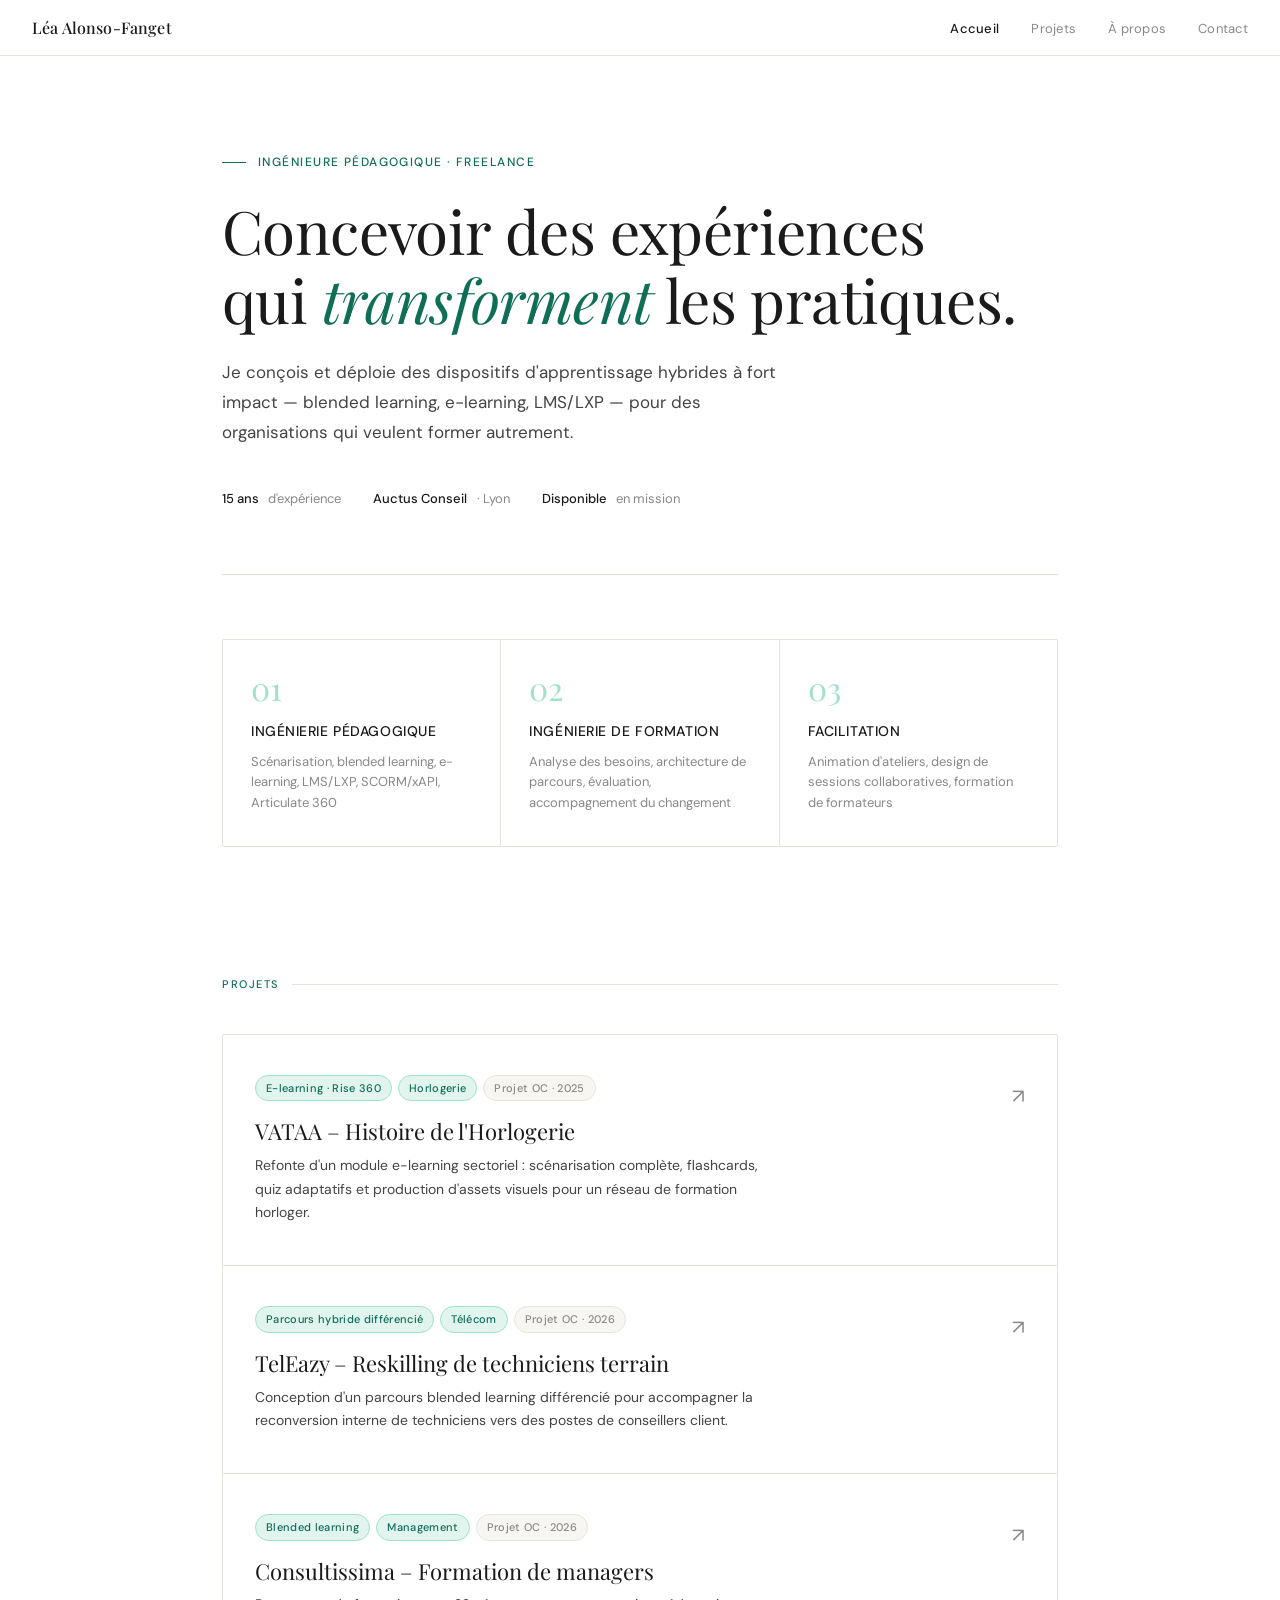
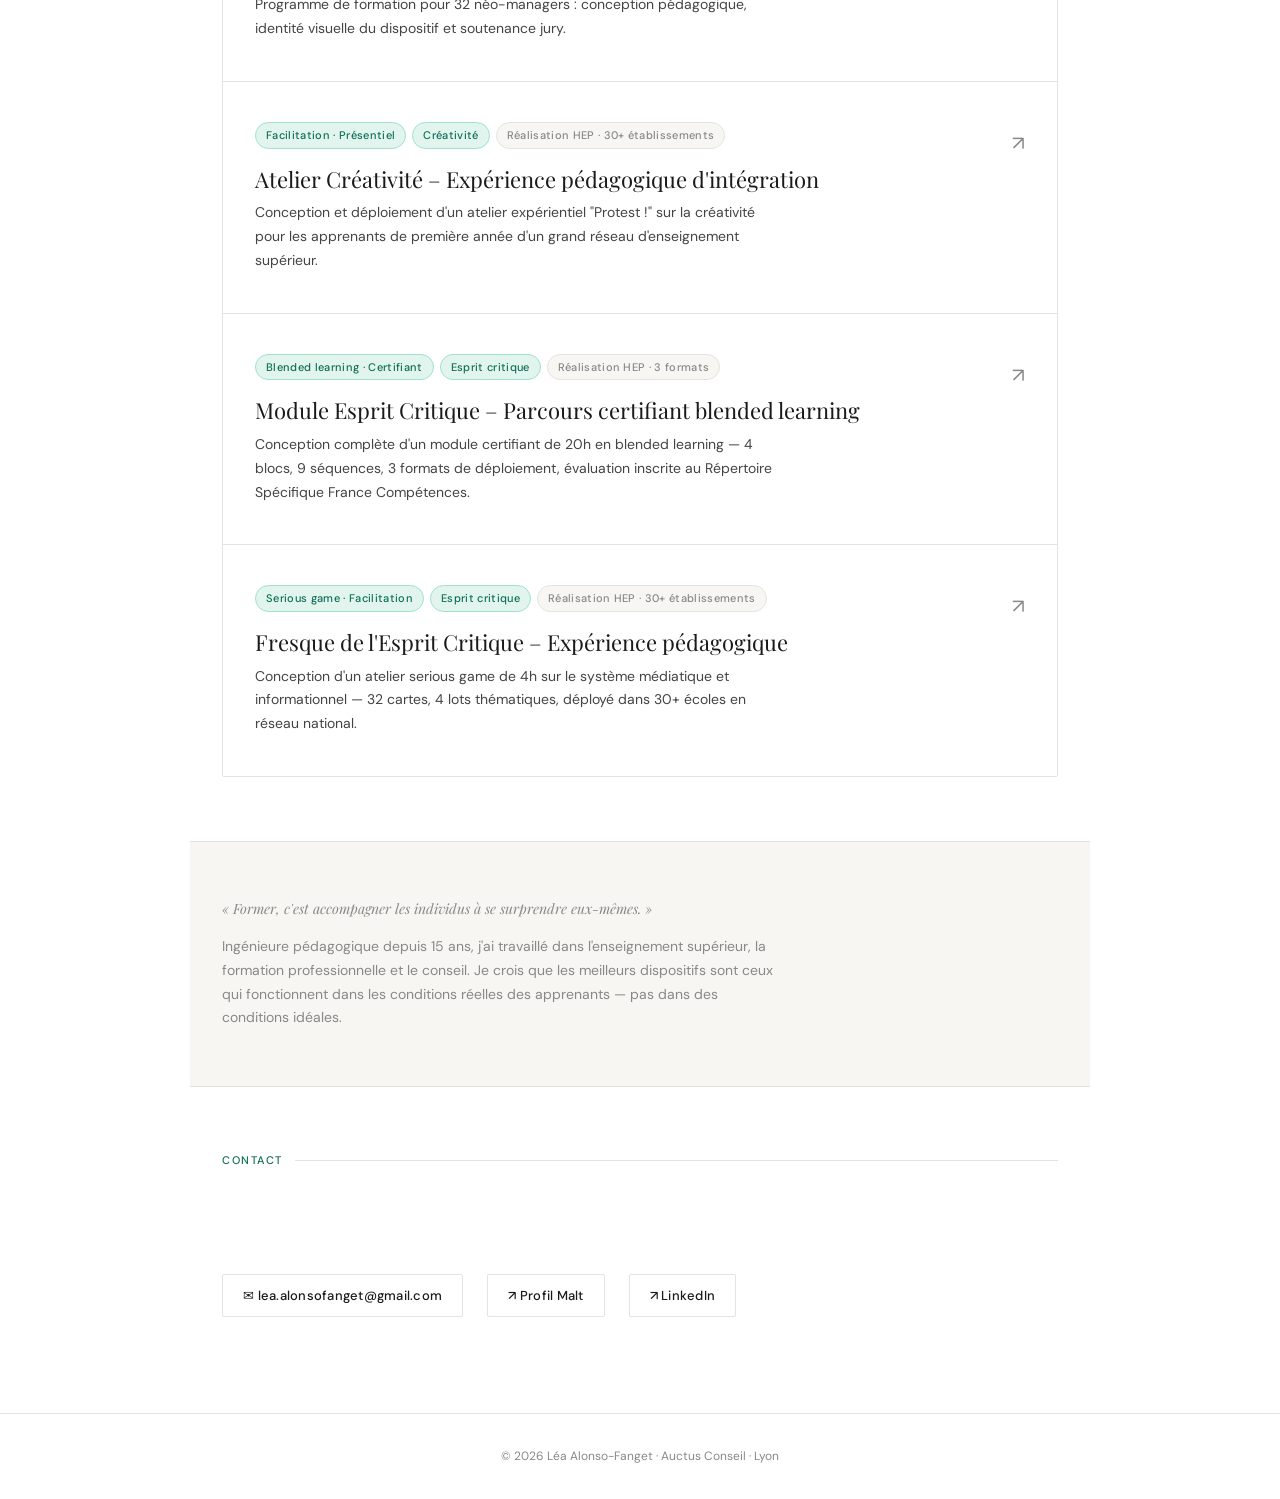
<file: index.html>
<!DOCTYPE html>
<html lang="fr">
<head>
  <meta charset="UTF-8">
  <meta name="viewport" content="width=device-width, initial-scale=1.0">
  <title>Léa Alonso-Fanget — Portfolio Ingénierie Pédagogique</title>
  <meta name="description" content="Portfolio de Léa Alonso-Fanget, ingénieure pédagogique freelance spécialisée en blended learning, LMS/LXP et formation de formateurs.">
  <link rel="stylesheet" href="style.css">
</head>
<body>

<nav>
  <a href="index.html" class="nav-brand">Léa Alonso-Fanget</a>
  <ul class="nav-links">
    <li><a href="index.html" class="active">Accueil</a></li>
    <li><a href="#projets">Projets</a></li>
    <li><a href="apropos.html">À propos</a></li>
    <li><a href="#contact">Contact</a></li>
  </ul>
</nav>

<div class="pt-nav">
<main>

  <!-- HERO -->
  <section class="hero">
    <div class="hero-eyebrow">Ingénieure pédagogique · Freelance</div>
    <h1>Concevoir des expériences<br>qui <em>transforment</em> les pratiques.</h1>
    <p class="hero-sub">
      Je conçois et déploie des dispositifs d'apprentissage hybrides à fort impact — blended learning, e-learning, LMS/LXP — pour des organisations qui veulent former autrement.
    </p>
    <div class="hero-meta">
      <div class="hero-meta-item"><strong>15 ans</strong>&nbsp;d'expérience</div>
      <div class="hero-meta-item"><strong>Auctus Conseil</strong>&nbsp;· Lyon</div>
      <div class="hero-meta-item"><strong>Disponible</strong>&nbsp;en mission</div>
    </div>
  </section>

  <!-- PILLARS -->
  <div class="pillars">
    <div class="pillar">
      <div class="pillar-num">01</div>
      <h3>Ingénierie pédagogique</h3>
      <p>Scénarisation, blended learning, e-learning, LMS/LXP, SCORM/xAPI, Articulate 360</p>
    </div>
    <div class="pillar">
      <div class="pillar-num">02</div>
      <h3>Ingénierie de formation</h3>
      <p>Analyse des besoins, architecture de parcours, évaluation, accompagnement du changement</p>
    </div>
    <div class="pillar">
      <div class="pillar-num">03</div>
      <h3>Facilitation</h3>
      <p>Animation d'ateliers, design de sessions collaboratives, formation de formateurs</p>
    </div>
  </div>

  <!-- PROJECTS -->
  <section class="projects" id="projets">
    <div class="section-label">Projets</div>
    <div class="project-grid">

      <a href="projet-vataa.html" class="project-card">
        <div>
          <div class="project-tags">
            <span class="tag">E-learning · Rise 360</span>
            <span class="tag">Horlogerie</span>
            <span class="tag gray">Projet OC · 2025</span>
          </div>
          <div class="project-title">VATAA – Histoire de l'Horlogerie</div>
          <p class="project-desc">Refonte d'un module e-learning sectoriel : scénarisation complète, flashcards, quiz adaptatifs et production d'assets visuels pour un réseau de formation horloger.</p>
        </div>
        <div class="arrow">↗</div>
      </a>

      <a href="projet-teleazy.html" class="project-card">
        <div>
          <div class="project-tags">
            <span class="tag">Parcours hybride différencié</span>
            <span class="tag">Télécom</span>
            <span class="tag gray">Projet OC · 2026</span>
          </div>
          <div class="project-title">TelEazy – Reskilling de techniciens terrain</div>
          <p class="project-desc">Conception d'un parcours blended learning différencié pour accompagner la reconversion interne de techniciens vers des postes de conseillers client.</p>
        </div>
        <div class="arrow">↗</div>
      </a>

      <a href="projet-consultissima.html" class="project-card">
        <div>
          <div class="project-tags">
            <span class="tag">Blended learning</span>
            <span class="tag">Management</span>
            <span class="tag gray">Projet OC · 2026</span>
          </div>
          <div class="project-title">Consultissima – Formation de managers</div>
          <p class="project-desc">Programme de formation pour 32 néo-managers : conception pédagogique, identité visuelle du dispositif et soutenance jury.</p>
        </div>
        <div class="arrow">↗</div>
      </a>


      <a href="projet-hep-creativite.html" class="project-card">
        <div>
          <div class="project-tags">
            <span class="tag">Facilitation · Présentiel</span>
            <span class="tag">Créativité</span>
            <span class="tag gray">Réalisation HEP · 30+ établissements</span>
          </div>
          <div class="project-title">Atelier Créativité – Expérience pédagogique d'intégration</div>
          <p class="project-desc">Conception et déploiement d'un atelier expérientiel "Protest !" sur la créativité pour les apprenants de première année d'un grand réseau d'enseignement supérieur.</p>
        </div>
        <div class="arrow">↗</div>
      </a>

      <a href="projet-hep-module-espritcritique.html" class="project-card">
        <div>
          <div class="project-tags">
            <span class="tag">Blended learning · Certifiant</span>
            <span class="tag">Esprit critique</span>
            <span class="tag gray">Réalisation HEP · 3 formats</span>
          </div>
          <div class="project-title">Module Esprit Critique – Parcours certifiant blended learning</div>
          <p class="project-desc">Conception complète d'un module certifiant de 20h en blended learning — 4 blocs, 9 séquences, 3 formats de déploiement, évaluation inscrite au Répertoire Spécifique France Compétences.</p>
        </div>
        <div class="arrow">↗</div>
      </a>

      <a href="projet-hep-espritcritique.html" class="project-card">
        <div>
          <div class="project-tags">
            <span class="tag">Serious game · Facilitation</span>
            <span class="tag">Esprit critique</span>
            <span class="tag gray">Réalisation HEP · 30+ établissements</span>
          </div>
          <div class="project-title">Fresque de l'Esprit Critique – Expérience pédagogique</div>
          <p class="project-desc">Conception d'un atelier serious game de 4h sur le système médiatique et informationnel — 32 cartes, 4 lots thématiques, déployé dans 30+ écoles en réseau national.</p>
        </div>
        <div class="arrow">↗</div>
      </a>

    </div>
  </section>

  <!-- ABOUT STRIP -->
  <div class="about-strip">
    <p class="baseline">« Former, c'est accompagner les individus à se surprendre eux-mêmes. »</p>
    <p>Ingénieure pédagogique depuis 15 ans, j'ai travaillé dans l'enseignement supérieur, la formation professionnelle et le conseil. Je crois que les meilleurs dispositifs sont ceux qui fonctionnent dans les conditions réelles des apprenants — pas dans des conditions idéales.</p>
  </div>

  <!-- CONTACT -->
  <section id="contact" style="padding: 4rem 0 2rem;">
    <div class="section-label">Contact</div>
    <div class="contact">
      <a href="mailto:lea.alonsofanget@gmail.com" class="contact-link">✉ lea.alonsofanget@gmail.com</a>
      <a href="https://www.malt.fr/profile/leafanget" target="_blank" class="contact-link">↗ Profil Malt</a>
      <a href="https://www.linkedin.com/in/leafanget" target="_blank" class="contact-link">↗ LinkedIn</a>
    </div>
  </section>

</main>
</div>

<footer>
  <p>© 2026 Léa Alonso-Fanget · Auctus Conseil · Lyon</p>
</footer>

</body>
</html>
</file>
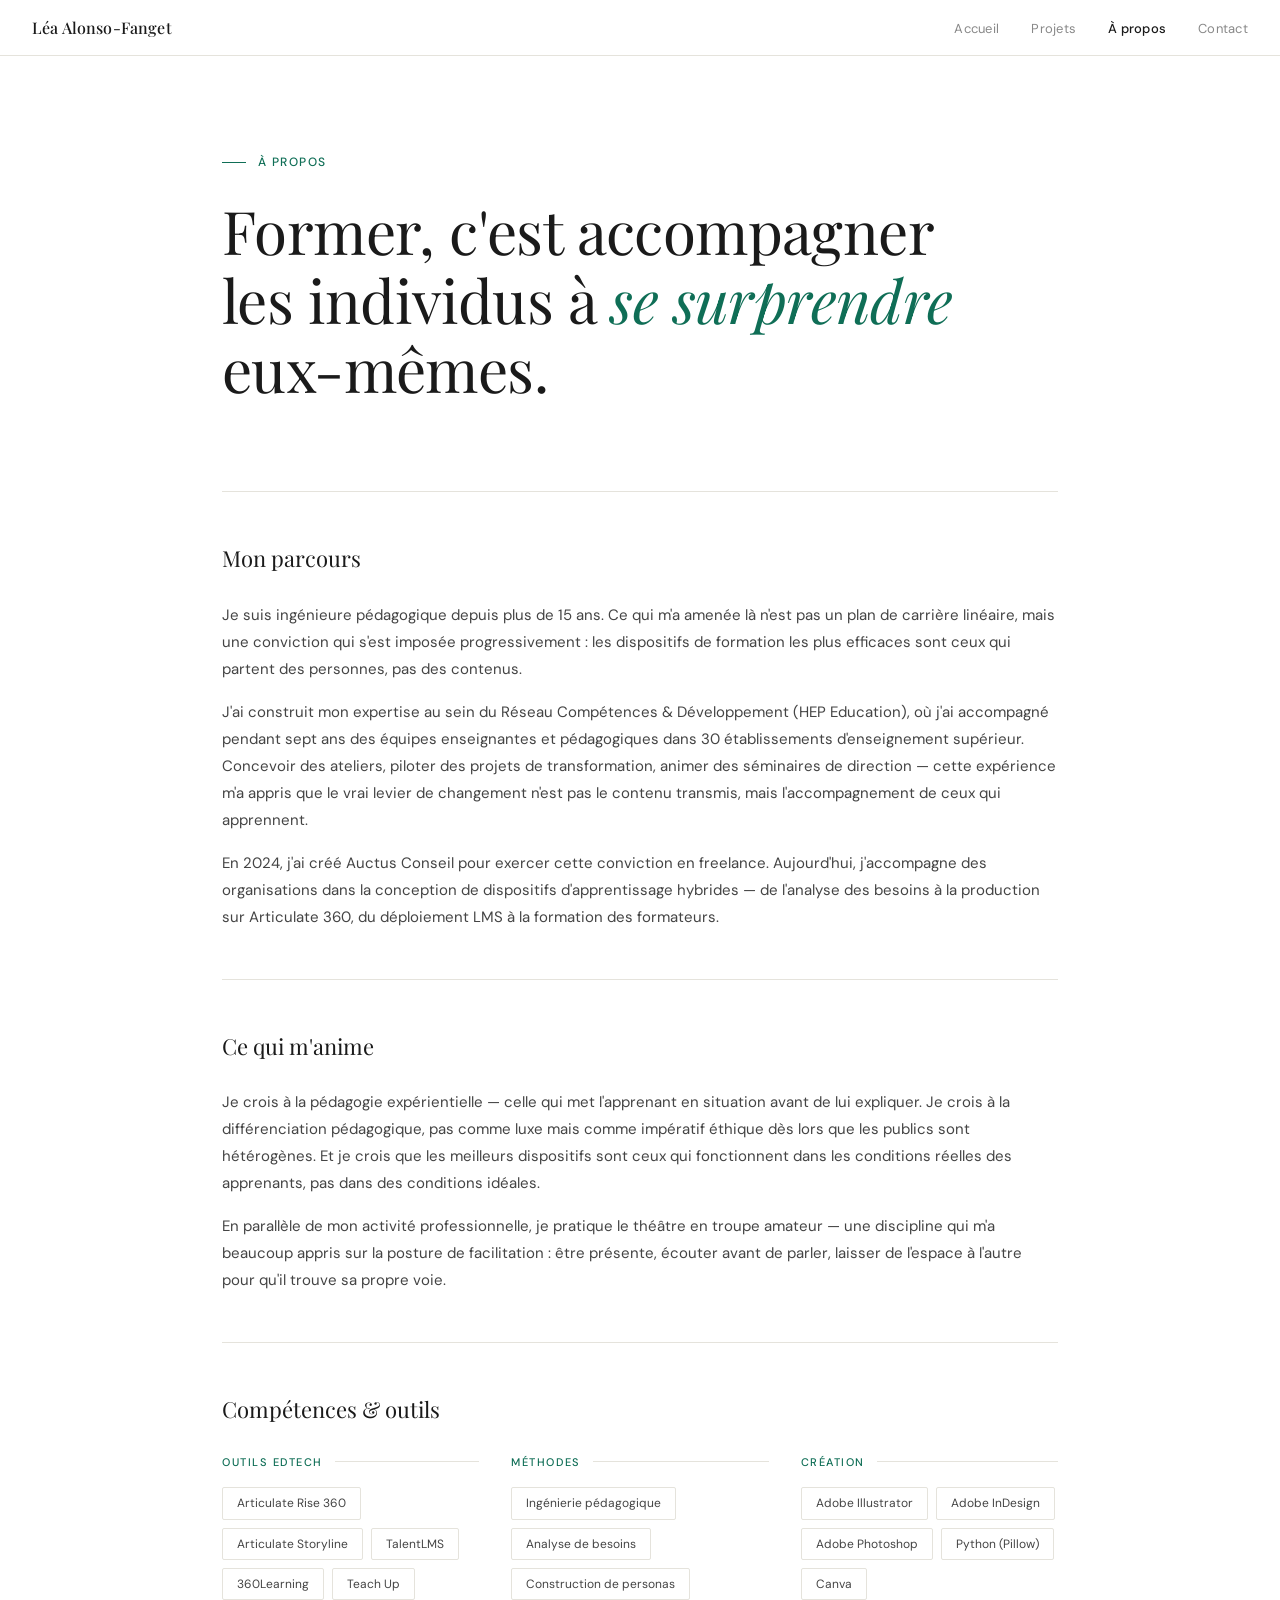
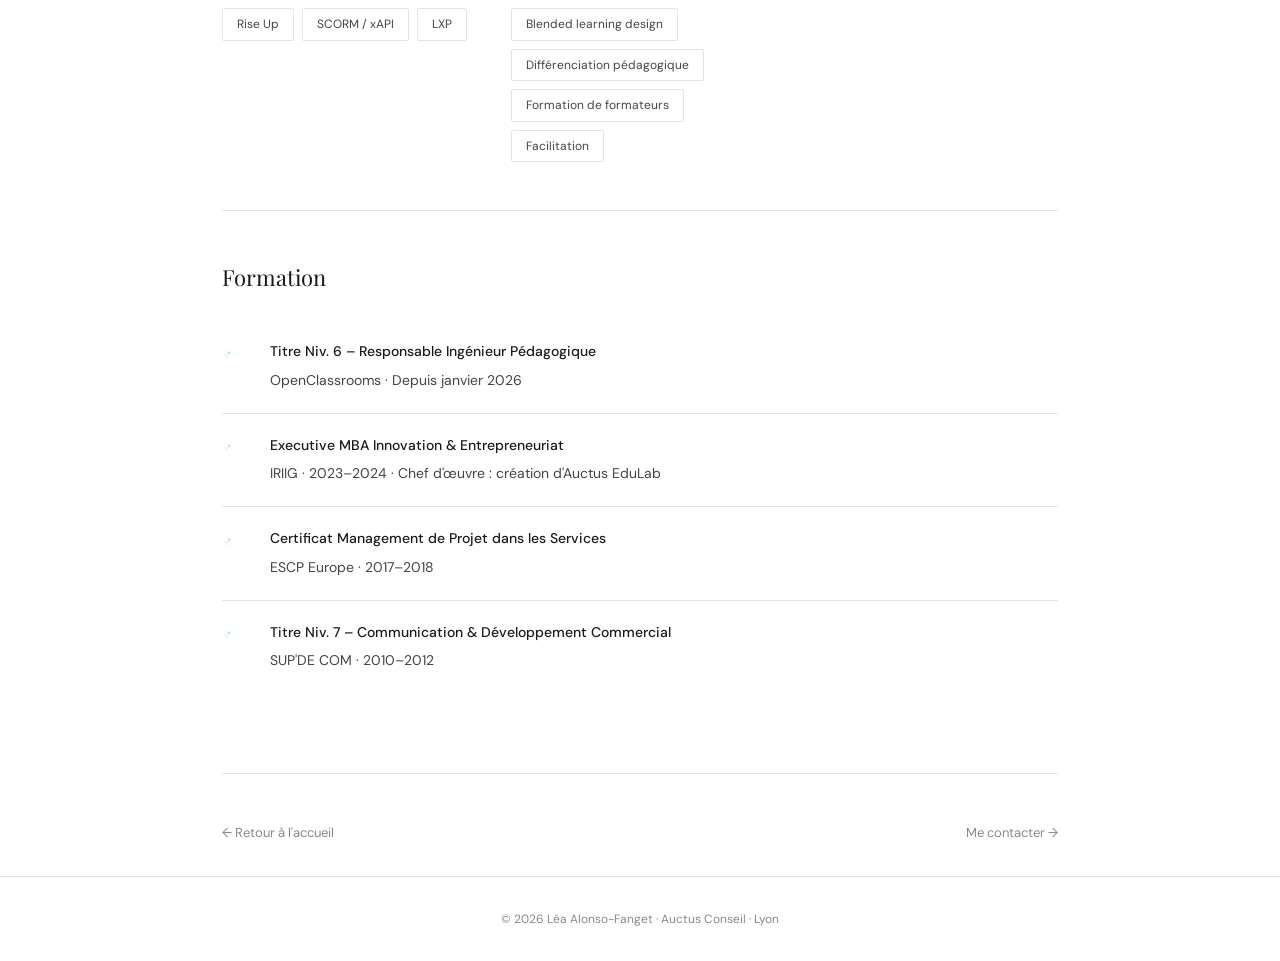
<file: apropos.html>
<!DOCTYPE html>
<html lang="fr">
<head>
  <meta charset="UTF-8">
  <meta name="viewport" content="width=device-width, initial-scale=1.0">
  <title>À propos · Léa Alonso-Fanget</title>
  <link rel="stylesheet" href="style.css">
</head>
<body>

<nav>
  <a href="index.html" class="nav-brand">Léa Alonso-Fanget</a>
  <ul class="nav-links">
    <li><a href="index.html">Accueil</a></li>
    <li><a href="index.html#projets">Projets</a></li>
    <li><a href="apropos.html" class="active">À propos</a></li>
    <li><a href="index.html#contact">Contact</a></li>
  </ul>
</nav>

<div class="pt-nav">
<main>

  <section class="hero">
    <div class="hero-eyebrow">À propos</div>
    <h1>Former, c'est accompagner<br>les individus à <em>se surprendre</em><br>eux-mêmes.</h1>
  </section>

  <section class="content-section">
    <h2>Mon parcours</h2>
    <p>Je suis ingénieure pédagogique depuis plus de 15 ans. Ce qui m'a amenée là n'est pas un plan de carrière linéaire, mais une conviction qui s'est imposée progressivement : les dispositifs de formation les plus efficaces sont ceux qui partent des personnes, pas des contenus.</p>
    <p>J'ai construit mon expertise au sein du Réseau Compétences & Développement (HEP Education), où j'ai accompagné pendant sept ans des équipes enseignantes et pédagogiques dans 30 établissements d'enseignement supérieur. Concevoir des ateliers, piloter des projets de transformation, animer des séminaires de direction — cette expérience m'a appris que le vrai levier de changement n'est pas le contenu transmis, mais l'accompagnement de ceux qui apprennent.</p>
    <p>En 2024, j'ai créé Auctus Conseil pour exercer cette conviction en freelance. Aujourd'hui, j'accompagne des organisations dans la conception de dispositifs d'apprentissage hybrides — de l'analyse des besoins à la production sur Articulate 360, du déploiement LMS à la formation des formateurs.</p>
  </section>

  <section class="content-section">
    <h2>Ce qui m'anime</h2>
    <p>Je crois à la pédagogie expérientielle — celle qui met l'apprenant en situation avant de lui expliquer. Je crois à la différenciation pédagogique, pas comme luxe mais comme impératif éthique dès lors que les publics sont hétérogènes. Et je crois que les meilleurs dispositifs sont ceux qui fonctionnent dans les conditions réelles des apprenants, pas dans des conditions idéales.</p>
    <p>En parallèle de mon activité professionnelle, je pratique le théâtre en troupe amateur — une discipline qui m'a beaucoup appris sur la posture de facilitation : être présente, écouter avant de parler, laisser de l'espace à l'autre pour qu'il trouve sa propre voie.</p>
  </section>

  <section class="content-section">
    <h2>Compétences & outils</h2>
    <div style="display: grid; grid-template-columns: repeat(auto-fit, minmax(220px, 1fr)); gap: 2rem; margin-top: 1rem;">
      <div>
        <div class="section-label" style="font-size: 0.6875rem; margin-bottom: 1rem;">Outils EdTech</div>
        <div class="tools">
          <span class="tool-chip">Articulate Rise 360</span>
          <span class="tool-chip">Articulate Storyline</span>
          <span class="tool-chip">TalentLMS</span>
          <span class="tool-chip">360Learning</span>
          <span class="tool-chip">Teach Up</span>
          <span class="tool-chip">Rise Up</span>
          <span class="tool-chip">SCORM / xAPI</span>
          <span class="tool-chip">LXP</span>
        </div>
      </div>
      <div>
        <div class="section-label" style="font-size: 0.6875rem; margin-bottom: 1rem;">Méthodes</div>
        <div class="tools">
          <span class="tool-chip">Ingénierie pédagogique</span>
          <span class="tool-chip">Analyse de besoins</span>
          <span class="tool-chip">Construction de personas</span>
          <span class="tool-chip">Blended learning design</span>
          <span class="tool-chip">Différenciation pédagogique</span>
          <span class="tool-chip">Formation de formateurs</span>
          <span class="tool-chip">Facilitation</span>
        </div>
      </div>
      <div>
        <div class="section-label" style="font-size: 0.6875rem; margin-bottom: 1rem;">Création</div>
        <div class="tools">
          <span class="tool-chip">Adobe Illustrator</span>
          <span class="tool-chip">Adobe InDesign</span>
          <span class="tool-chip">Adobe Photoshop</span>
          <span class="tool-chip">Python (Pillow)</span>
          <span class="tool-chip">Canva</span>
        </div>
      </div>
    </div>
  </section>

  <section class="content-section">
    <h2>Formation</h2>
    <ul class="steps">
      <li class="step">
        <div class="step-n">↗</div>
        <div>
          <div class="step-title">Titre Niv. 6 – Responsable Ingénieur Pédagogique</div>
          <div class="step-body">OpenClassrooms · Depuis janvier 2026</div>
        </div>
      </li>
      <li class="step">
        <div class="step-n">↗</div>
        <div>
          <div class="step-title">Executive MBA Innovation & Entrepreneuriat</div>
          <div class="step-body">IRIIG · 2023–2024 · Chef d'œuvre : création d'Auctus EduLab</div>
        </div>
      </li>
      <li class="step">
        <div class="step-n">↗</div>
        <div>
          <div class="step-title">Certificat Management de Projet dans les Services</div>
          <div class="step-body">ESCP Europe · 2017–2018</div>
        </div>
      </li>
      <li class="step">
        <div class="step-n">↗</div>
        <div>
          <div class="step-title">Titre Niv. 7 – Communication & Développement Commercial</div>
          <div class="step-body">SUP'DE COM · 2010–2012</div>
        </div>
      </li>
    </ul>
  </section>

  <div class="page-nav" style="padding-bottom: 2rem;">
    <a href="index.html" class="page-nav-link">← Retour à l'accueil</a>
    <a href="index.html#contact" class="page-nav-link">Me contacter →</a>
  </div>

</main>
</div>

<footer>
  <p>© 2026 Léa Alonso-Fanget · Auctus Conseil · Lyon</p>
</footer>

</body>
</html>
</file>
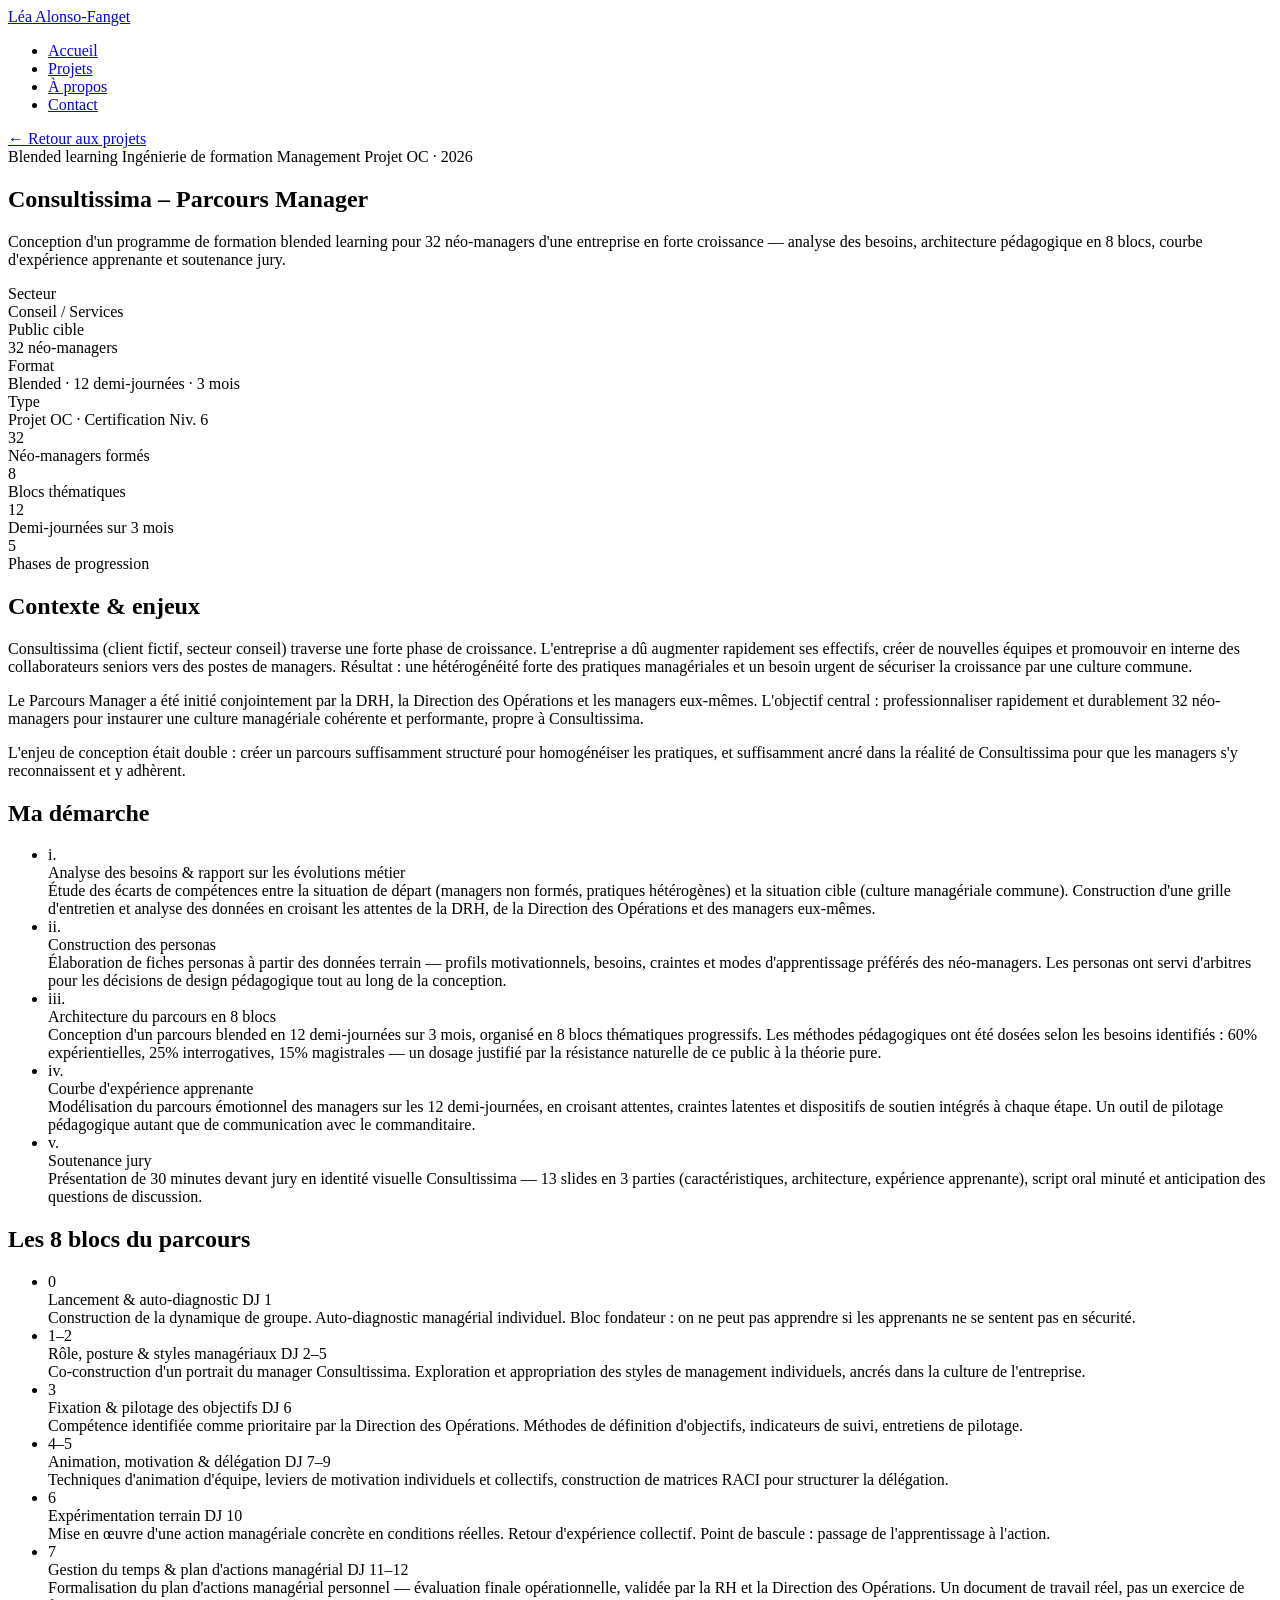
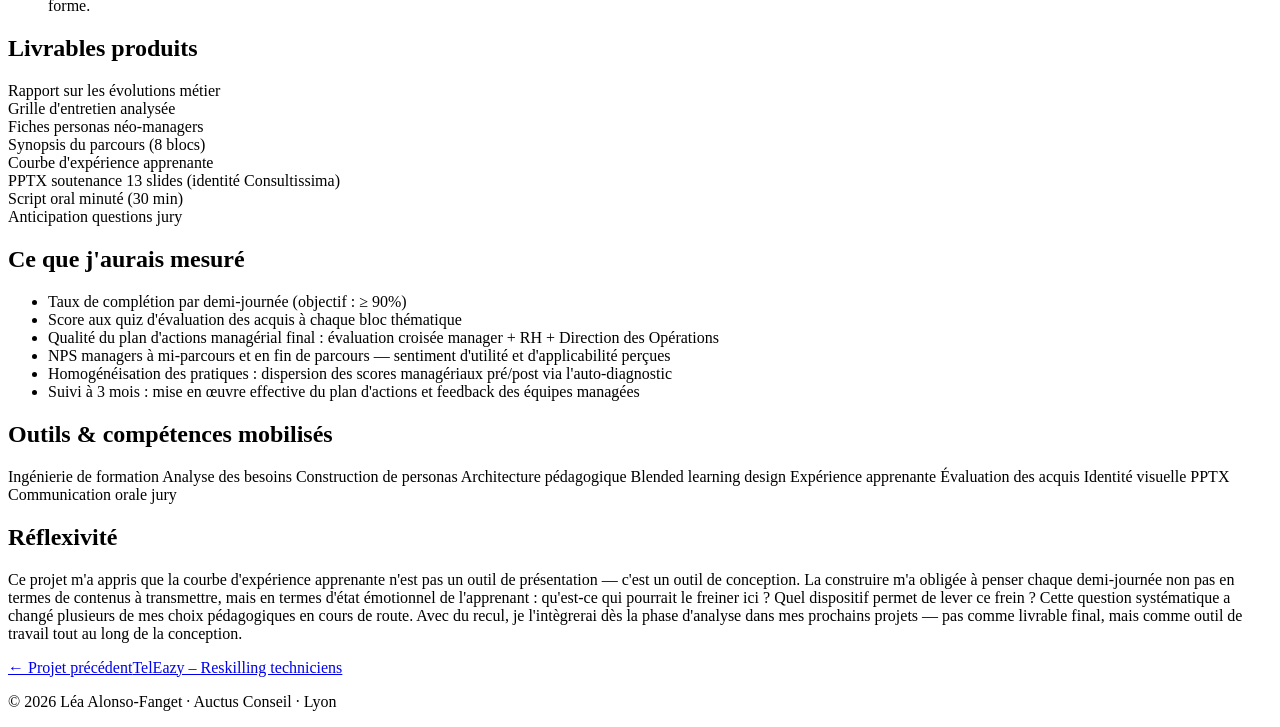
<file: Consultissima – Formation managers · Léa Alonso-Fanget.html>
<!DOCTYPE html>
<!-- saved from url=(0060)file:///Users/lea.alonso/Downloads/projet-consultissima.html -->
<html lang="fr"><head><meta http-equiv="Content-Type" content="text/html; charset=UTF-8">
  
  <meta name="viewport" content="width=device-width, initial-scale=1.0">
  <title>Consultissima – Formation managers · Léa Alonso-Fanget</title>
  <link rel="stylesheet" href="file:///Users/lea.alonso/Downloads/style.css">
</head>
<body>

<nav>
  <a href="file:///Users/lea.alonso/Downloads/index.html" class="nav-brand">Léa Alonso-Fanget</a>
  <ul class="nav-links">
    <li><a href="file:///Users/lea.alonso/Downloads/index.html">Accueil</a></li>
    <li><a href="file:///Users/lea.alonso/Downloads/index.html#projets" class="active">Projets</a></li>
    <li><a href="file:///Users/lea.alonso/Downloads/apropos.html">À propos</a></li>
    <li><a href="file:///Users/lea.alonso/Downloads/index.html#contact">Contact</a></li>
  </ul>
</nav>

<div class="pt-nav">
<main>

  <section class="project-hero">
    <a href="file:///Users/lea.alonso/Downloads/index.html#projets" class="back-link">← Retour aux projets</a>
    <div class="project-hero-tags">
      <span class="tag">Blended learning</span>
      <span class="tag">Ingénierie de formation</span>
      <span class="tag">Management</span>
      <span class="tag gray">Projet OC · 2026</span>
    </div>
    <h1>Consultissima – Parcours Manager</h1>
    <p class="project-hero-sub">Conception d'un programme de formation blended learning pour 32 néo-managers d'une entreprise en forte croissance — analyse des besoins, architecture pédagogique en 8 blocs, courbe d'expérience apprenante et soutenance jury.</p>
    <div class="project-meta-bar">
      <div class="project-meta-item">
        <div class="project-meta-label">Secteur</div>
        <div class="project-meta-value">Conseil / Services</div>
      </div>
      <div class="project-meta-item">
        <div class="project-meta-label">Public cible</div>
        <div class="project-meta-value">32 néo-managers</div>
      </div>
      <div class="project-meta-item">
        <div class="project-meta-label">Format</div>
        <div class="project-meta-value">Blended · 12 demi-journées · 3 mois</div>
      </div>
      <div class="project-meta-item">
        <div class="project-meta-label">Type</div>
        <div class="project-meta-value">Projet OC · Certification Niv. 6</div>
      </div>
    </div>
  </section>

  <div class="kpi-row">
    <div class="kpi-item"><div class="kpi-num">32</div><div class="kpi-label">Néo-managers formés</div></div>
    <div class="kpi-item"><div class="kpi-num">8</div><div class="kpi-label">Blocs thématiques</div></div>
    <div class="kpi-item"><div class="kpi-num">12</div><div class="kpi-label">Demi-journées sur 3 mois</div></div>
    <div class="kpi-item"><div class="kpi-num">5</div><div class="kpi-label">Phases de progression</div></div>
  </div>

  <section class="content-section">
    <h2>Contexte &amp; enjeux</h2>
    <p>Consultissima (client fictif, secteur conseil) traverse une forte phase de croissance. L'entreprise a dû augmenter rapidement ses effectifs, créer de nouvelles équipes et promouvoir en interne des collaborateurs seniors vers des postes de managers. Résultat : une hétérogénéité forte des pratiques managériales et un besoin urgent de sécuriser la croissance par une culture commune.</p>
    <p>Le Parcours Manager a été initié conjointement par la DRH, la Direction des Opérations et les managers eux-mêmes. L'objectif central : professionnaliser rapidement et durablement 32 néo-managers pour instaurer une culture managériale cohérente et performante, propre à Consultissima.</p>
    <p>L'enjeu de conception était double : créer un parcours suffisamment structuré pour homogénéiser les pratiques, et suffisamment ancré dans la réalité de Consultissima pour que les managers s'y reconnaissent et y adhèrent.</p>
  </section>

  <section class="content-section">
    <h2>Ma démarche</h2>
    <ul class="steps">
      <li class="step">
        <div class="step-n">i.</div>
        <div>
          <div class="step-title">Analyse des besoins &amp; rapport sur les évolutions métier</div>
          <div class="step-body">Étude des écarts de compétences entre la situation de départ (managers non formés, pratiques hétérogènes) et la situation cible (culture managériale commune). Construction d'une grille d'entretien et analyse des données en croisant les attentes de la DRH, de la Direction des Opérations et des managers eux-mêmes.</div>
        </div>
      </li>
      <li class="step">
        <div class="step-n">ii.</div>
        <div>
          <div class="step-title">Construction des personas</div>
          <div class="step-body">Élaboration de fiches personas à partir des données terrain — profils motivationnels, besoins, craintes et modes d'apprentissage préférés des néo-managers. Les personas ont servi d'arbitres pour les décisions de design pédagogique tout au long de la conception.</div>
        </div>
      </li>
      <li class="step">
        <div class="step-n">iii.</div>
        <div>
          <div class="step-title">Architecture du parcours en 8 blocs</div>
          <div class="step-body">Conception d'un parcours blended en 12 demi-journées sur 3 mois, organisé en 8 blocs thématiques progressifs. Les méthodes pédagogiques ont été dosées selon les besoins identifiés : 60% expérientielles, 25% interrogatives, 15% magistrales — un dosage justifié par la résistance naturelle de ce public à la théorie pure.</div>
        </div>
      </li>
      <li class="step">
        <div class="step-n">iv.</div>
        <div>
          <div class="step-title">Courbe d'expérience apprenante</div>
          <div class="step-body">Modélisation du parcours émotionnel des managers sur les 12 demi-journées, en croisant attentes, craintes latentes et dispositifs de soutien intégrés à chaque étape. Un outil de pilotage pédagogique autant que de communication avec le commanditaire.</div>
        </div>
      </li>
      <li class="step">
        <div class="step-n">v.</div>
        <div>
          <div class="step-title">Soutenance jury</div>
          <div class="step-body">Présentation de 30 minutes devant jury en identité visuelle Consultissima — 13 slides en 3 parties (caractéristiques, architecture, expérience apprenante), script oral minuté et anticipation des questions de discussion.</div>
        </div>
      </li>
    </ul>
  </section>

  <section class="content-section">
    <h2>Les 8 blocs du parcours</h2>
    <ul class="phases">
      <li class="phase-item">
        <div class="phase-n">0</div>
        <div>
          <div class="phase-title">Lancement &amp; auto-diagnostic <span class="phase-badge">DJ 1</span></div>
          <div class="phase-desc">Construction de la dynamique de groupe. Auto-diagnostic managérial individuel. Bloc fondateur : on ne peut pas apprendre si les apprenants ne se sentent pas en sécurité.</div>
        </div>
      </li>
      <li class="phase-item">
        <div class="phase-n">1–2</div>
        <div>
          <div class="phase-title">Rôle, posture &amp; styles managériaux <span class="phase-badge">DJ 2–5</span></div>
          <div class="phase-desc">Co-construction d'un portrait du manager Consultissima. Exploration et appropriation des styles de management individuels, ancrés dans la culture de l'entreprise.</div>
        </div>
      </li>
      <li class="phase-item">
        <div class="phase-n">3</div>
        <div>
          <div class="phase-title">Fixation &amp; pilotage des objectifs <span class="phase-badge">DJ 6</span></div>
          <div class="phase-desc">Compétence identifiée comme prioritaire par la Direction des Opérations. Méthodes de définition d'objectifs, indicateurs de suivi, entretiens de pilotage.</div>
        </div>
      </li>
      <li class="phase-item">
        <div class="phase-n">4–5</div>
        <div>
          <div class="phase-title">Animation, motivation &amp; délégation <span class="phase-badge">DJ 7–9</span></div>
          <div class="phase-desc">Techniques d'animation d'équipe, leviers de motivation individuels et collectifs, construction de matrices RACI pour structurer la délégation.</div>
        </div>
      </li>
      <li class="phase-item">
        <div class="phase-n">6</div>
        <div>
          <div class="phase-title">Expérimentation terrain <span class="phase-badge">DJ 10</span></div>
          <div class="phase-desc">Mise en œuvre d'une action managériale concrète en conditions réelles. Retour d'expérience collectif. Point de bascule : passage de l'apprentissage à l'action.</div>
        </div>
      </li>
      <li class="phase-item">
        <div class="phase-n">7</div>
        <div>
          <div class="phase-title">Gestion du temps &amp; plan d'actions managérial <span class="phase-badge">DJ 11–12</span></div>
          <div class="phase-desc">Formalisation du plan d'actions managérial personnel — évaluation finale opérationnelle, validée par la RH et la Direction des Opérations. Un document de travail réel, pas un exercice de forme.</div>
        </div>
      </li>
    </ul>
  </section>

  <section class="content-section">
    <h2>Livrables produits</h2>
    <div class="livrables">
      <div class="livrable-item">Rapport sur les évolutions métier</div>
      <div class="livrable-item">Grille d'entretien analysée</div>
      <div class="livrable-item">Fiches personas néo-managers</div>
      <div class="livrable-item">Synopsis du parcours (8 blocs)</div>
      <div class="livrable-item">Courbe d'expérience apprenante</div>
      <div class="livrable-item">PPTX soutenance 13 slides (identité Consultissima)</div>
      <div class="livrable-item">Script oral minuté (30 min)</div>
      <div class="livrable-item">Anticipation questions jury</div>
    </div>
  </section>

  <section class="content-section">
    <h2>Ce que j'aurais mesuré</h2>
    <ul class="kpi-list">
      <li>Taux de complétion par demi-journée (objectif : ≥ 90%)</li>
      <li>Score aux quiz d'évaluation des acquis à chaque bloc thématique</li>
      <li>Qualité du plan d'actions managérial final : évaluation croisée manager + RH + Direction des Opérations</li>
      <li>NPS managers à mi-parcours et en fin de parcours — sentiment d'utilité et d'applicabilité perçues</li>
      <li>Homogénéisation des pratiques : dispersion des scores managériaux pré/post via l'auto-diagnostic</li>
      <li>Suivi à 3 mois : mise en œuvre effective du plan d'actions et feedback des équipes managées</li>
    </ul>
  </section>

  <section class="content-section">
    <h2>Outils &amp; compétences mobilisés</h2>
    <div class="tools">
      <span class="tool-chip">Ingénierie de formation</span>
      <span class="tool-chip">Analyse des besoins</span>
      <span class="tool-chip">Construction de personas</span>
      <span class="tool-chip">Architecture pédagogique</span>
      <span class="tool-chip">Blended learning design</span>
      <span class="tool-chip">Expérience apprenante</span>
      <span class="tool-chip">Évaluation des acquis</span>
      <span class="tool-chip">Identité visuelle PPTX</span>
      <span class="tool-chip">Communication orale jury</span>
    </div>
  </section>

  <section class="content-section">
    <h2>Réflexivité</h2>
    <div class="reflexivity">
      <p>Ce projet m'a appris que la courbe d'expérience apprenante n'est pas un outil de présentation — c'est un outil de conception. La construire m'a obligée à penser chaque demi-journée non pas en termes de contenus à transmettre, mais en termes d'état émotionnel de l'apprenant : qu'est-ce qui pourrait le freiner ici ? Quel dispositif permet de lever ce frein ? Cette question systématique a changé plusieurs de mes choix pédagogiques en cours de route. Avec du recul, je l'intègrerai dès la phase d'analyse dans mes prochains projets — pas comme livrable final, mais comme outil de travail tout au long de la conception.</p>
    </div>
  </section>

  <div class="page-nav">
    <a href="file:///Users/lea.alonso/Downloads/projet-teleazy.html" class="page-nav-link">
      ← Projet précédent<span>TelEazy – Reskilling techniciens</span>
    </a>
    <div></div>
  </div>

</main>
</div>

<footer>
  <p>© 2026 Léa Alonso-Fanget · Auctus Conseil · Lyon</p>
</footer>



</body></html>
</file>
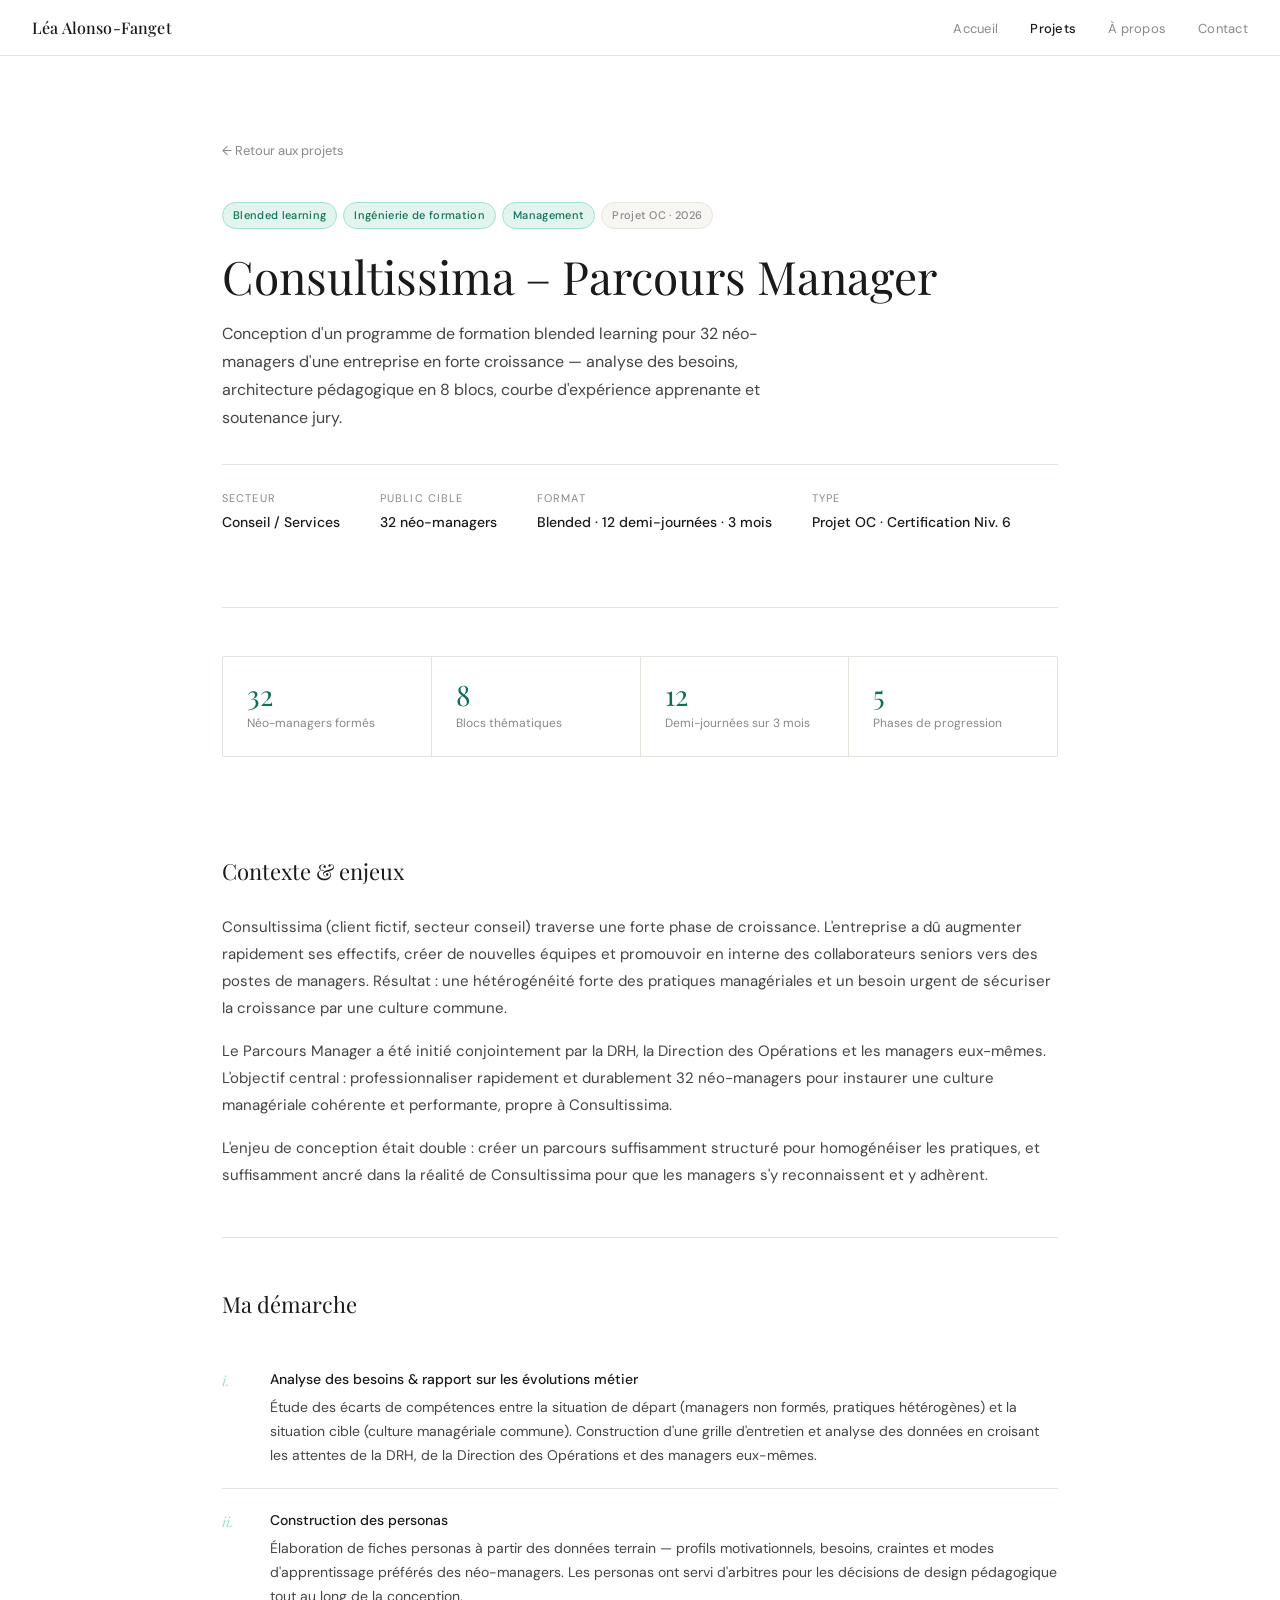
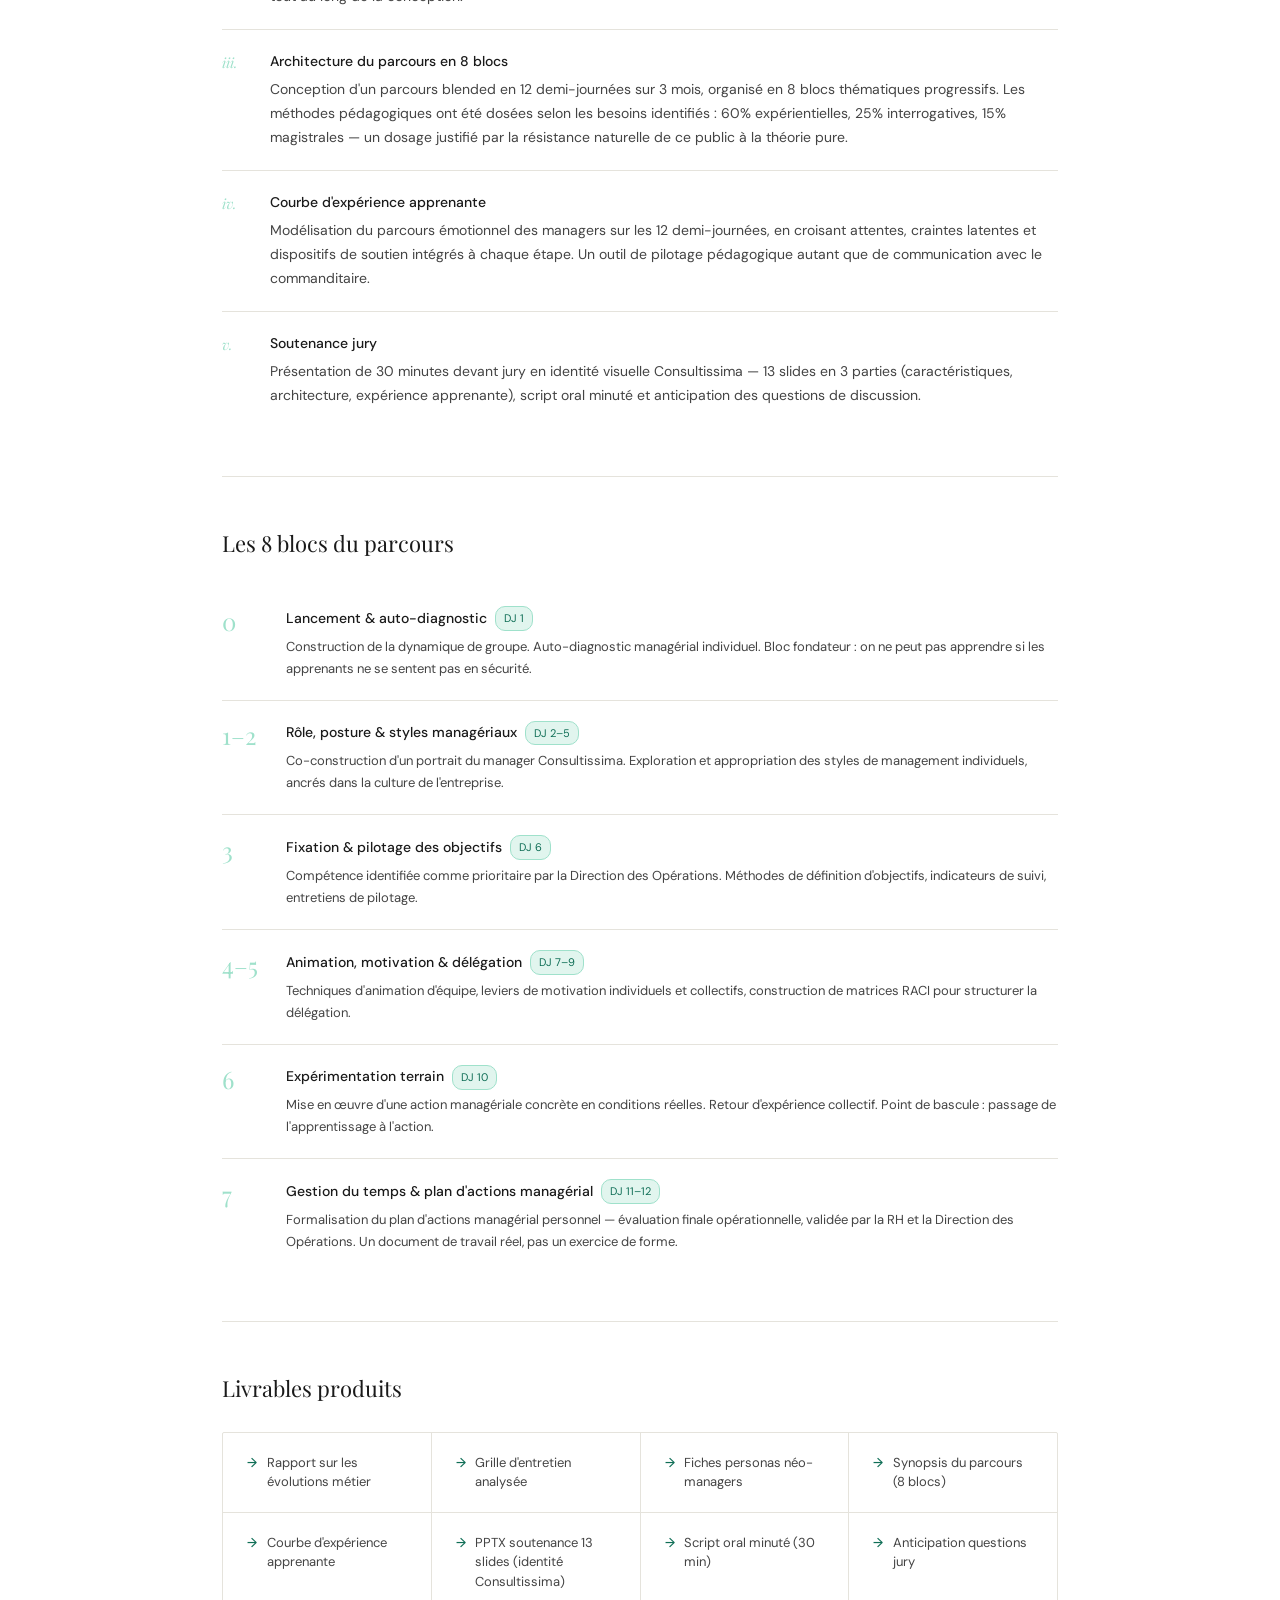
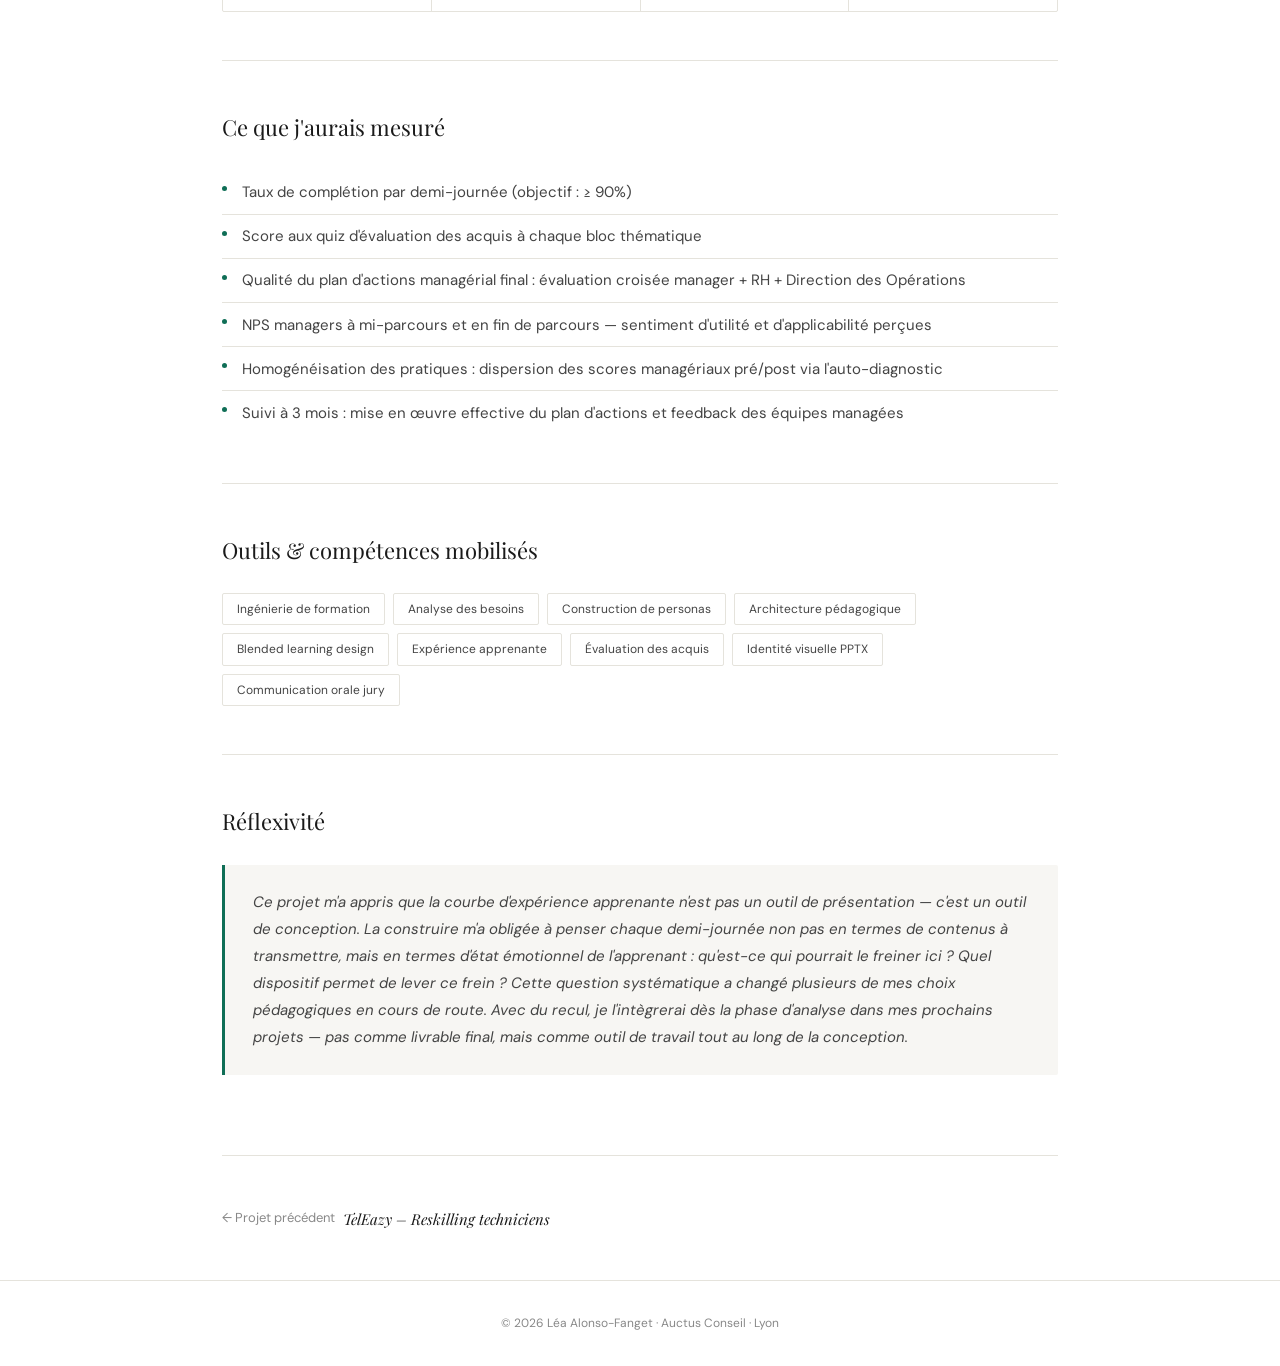
<file: projet-consultissima.html>
<!DOCTYPE html>
<html lang="fr">
<head>
  <meta charset="UTF-8">
  <meta name="viewport" content="width=device-width, initial-scale=1.0">
  <title>Consultissima – Formation managers · Léa Alonso-Fanget</title>
  <style>@import url('https://fonts.googleapis.com/css2?family=Playfair+Display:ital,wght@0,400;0,500;1,400&family=DM+Sans:wght@300;400;500&display=swap');  :root {   --teal: #0F6E56;   --teal-mid: #1D9E75;   --teal-light: #E1F5EE;   --teal-border: #9FE1CB;   --ink: #1A1A1A;   --ink-soft: #444;   --muted: #888;   --surface: #F7F6F3;   --white: #FFFFFF;   --border: #E5E3DC;   --max: 900px; }  * { box-sizing: border-box; margin: 0; padding: 0; }  html { scroll-behavior: smooth; }  body {   font-family: 'DM Sans', sans-serif;   font-weight: 400;   color: var(--ink);   background: var(--white);   line-height: 1.7;   -webkit-font-smoothing: antialiased; }  /* ── NAV ── */ nav {   position: fixed; top: 0; left: 0; right: 0; z-index: 100;   background: rgba(255,255,255,0.92);   backdrop-filter: blur(12px);   border-bottom: 1px solid var(--border);   padding: 0 2rem;   height: 56px;   display: flex; align-items: center; justify-content: space-between; } .nav-brand {   font-family: 'Playfair Display', serif;   font-size: 1rem; font-weight: 500;   color: var(--ink); text-decoration: none;   letter-spacing: 0.01em; } .nav-links { display: flex; gap: 2rem; list-style: none; } .nav-links a {   font-size: 0.8125rem; font-weight: 400;   color: var(--muted); text-decoration: none;   letter-spacing: 0.02em;   transition: color 0.2s; } .nav-links a:hover { color: var(--teal); } .nav-links a.active { color: var(--ink); font-weight: 500; }  /* ── LAYOUT ── */ main { max-width: var(--max); margin: 0 auto; padding: 0 2rem; } .pt-nav { padding-top: 56px; }  /* ── HERO ── */ .hero {   padding: 6rem 0 4rem;   border-bottom: 1px solid var(--border); } .hero-eyebrow {   font-size: 0.75rem; letter-spacing: 0.12em; text-transform: uppercase;   color: var(--teal); font-weight: 500; margin-bottom: 1.5rem;   display: flex; align-items: center; gap: 0.75rem; } .hero-eyebrow::before {   content: ''; display: inline-block;   width: 24px; height: 1px; background: var(--teal); } .hero h1 {   font-family: 'Playfair Display', serif;   font-size: clamp(2.5rem, 5vw, 3.75rem);   font-weight: 400; line-height: 1.15;   color: var(--ink); margin-bottom: 1.5rem;   letter-spacing: -0.01em; } .hero h1 em { font-style: italic; color: var(--teal); } .hero-sub {   font-size: 1.0625rem; color: var(--ink-soft);   max-width: 560px; line-height: 1.75;   margin-bottom: 2.5rem; } .hero-meta {   display: flex; gap: 2rem; flex-wrap: wrap; } .hero-meta-item {   font-size: 0.8125rem; color: var(--muted);   display: flex; align-items: center; gap: 0.4rem; } .hero-meta-item strong { color: var(--ink); font-weight: 500; }  /* ── PILLARS ── */ .pillars {   display: grid; grid-template-columns: repeat(3, 1fr);   gap: 1px; background: var(--border);   border: 1px solid var(--border); border-radius: 2px;   margin: 4rem 0;   overflow: hidden; } .pillar {   background: var(--white); padding: 2rem 1.75rem; } .pillar-num {   font-family: 'Playfair Display', serif;   font-size: 2rem; color: var(--teal-border);   font-weight: 400; line-height: 1; margin-bottom: 1rem; } .pillar h3 {   font-size: 0.875rem; font-weight: 500; letter-spacing: 0.04em;   text-transform: uppercase; color: var(--ink); margin-bottom: 0.5rem; } .pillar p { font-size: 0.8125rem; color: var(--muted); line-height: 1.6; }  /* ── SECTION TITLE ── */ .section-label {   font-size: 0.6875rem; letter-spacing: 0.14em; text-transform: uppercase;   color: var(--teal); font-weight: 500;   display: flex; align-items: center; gap: 0.75rem; margin-bottom: 2.5rem; } .section-label::after {   content: ''; flex: 1; height: 1px; background: var(--border); }  /* ── PROJECT CARDS ── */ .projects { padding: 4rem 0; } .project-grid { display: grid; gap: 1px; background: var(--border); border: 1px solid var(--border); border-radius: 2px; overflow: hidden; } .project-card {   background: var(--white);   padding: 2.5rem 2rem;   display: grid; grid-template-columns: 1fr auto;   gap: 1.5rem; align-items: start;   text-decoration: none; color: inherit;   transition: background 0.2s; } .project-card:hover { background: var(--surface); } .project-card:hover .arrow { transform: translate(4px, -4px); } .project-tags { display: flex; gap: 6px; flex-wrap: wrap; margin-bottom: 1rem; } .tag {   font-size: 0.6875rem; padding: 3px 10px; border-radius: 20px;   background: var(--teal-light); color: var(--teal);   font-weight: 500; letter-spacing: 0.03em;   border: 1px solid var(--teal-border); } .tag.gray { background: var(--surface); color: var(--muted); border-color: var(--border); } .project-title {   font-family: 'Playfair Display', serif;   font-size: 1.375rem; font-weight: 400; margin-bottom: 0.5rem;   color: var(--ink); line-height: 1.3; } .project-desc { font-size: 0.875rem; color: var(--ink-soft); line-height: 1.7; max-width: 520px; } .arrow {   font-size: 1.25rem; color: var(--muted);   transition: transform 0.2s, color 0.2s;   margin-top: 0.25rem; } .project-card:hover .arrow { color: var(--teal); }  /* ── ABOUT STRIP ── */ .about-strip {   background: var(--surface); border-top: 1px solid var(--border);   border-bottom: 1px solid var(--border);   padding: 3.5rem 0; margin: 0 -2rem;   padding-left: 2rem; padding-right: 2rem; } .baseline {   font-family: 'Playfair Display', serif;   font-size: clamp(1.125rem, 2.5vw, 1.5rem);   font-style: italic; color: var(--ink);   max-width: 640px; line-height: 1.5;   margin-bottom: 1rem; } .about-strip p { font-size: 0.875rem; color: var(--muted); max-width: 560px; }  /* ── CONTACT ── */ .contact { padding: 4rem 0; display: flex; gap: 1.5rem; flex-wrap: wrap; } .contact-link {   font-size: 0.8125rem; font-weight: 500;   color: var(--ink); text-decoration: none;   padding: 0.6rem 1.25rem;   border: 1px solid var(--border); border-radius: 2px;   display: flex; align-items: center; gap: 0.5rem;   transition: all 0.2s; letter-spacing: 0.02em; } .contact-link:hover { border-color: var(--teal); color: var(--teal); }  /* ── FOOTER ── */ footer {   border-top: 1px solid var(--border);   padding: 2rem; text-align: center;   font-size: 0.75rem; color: var(--muted); }  /* ── PROJECT PAGE ── */ .project-hero {   padding: 5rem 0 3rem;   border-bottom: 1px solid var(--border); } .back-link {   font-size: 0.8125rem; color: var(--muted);   text-decoration: none; display: inline-flex;   align-items: center; gap: 0.4rem;   margin-bottom: 2.5rem;   transition: color 0.2s; } .back-link:hover { color: var(--teal); } .project-hero-tags { margin-bottom: 1.25rem; display: flex; gap: 6px; flex-wrap: wrap; } .project-hero h1 {   font-family: 'Playfair Display', serif;   font-size: clamp(2rem, 4vw, 2.875rem);   font-weight: 400; line-height: 1.2;   color: var(--ink); margin-bottom: 1rem; } .project-hero-sub { font-size: 1rem; color: var(--ink-soft); max-width: 600px; line-height: 1.75; } .project-meta-bar {   display: flex; gap: 2.5rem; flex-wrap: wrap;   padding: 1.5rem 0; border-top: 1px solid var(--border);   margin-top: 2rem; } .project-meta-item { } .project-meta-label { font-size: 0.6875rem; text-transform: uppercase; letter-spacing: 0.1em; color: var(--muted); margin-bottom: 0.2rem; } .project-meta-value { font-size: 0.875rem; font-weight: 500; color: var(--ink); }  /* ── KPI ROW ── */ .kpi-row {   display: grid; grid-template-columns: repeat(auto-fit, minmax(140px, 1fr));   gap: 1px; background: var(--border);   border: 1px solid var(--border); border-radius: 2px;   margin: 3rem 0; overflow: hidden; } .kpi-item { background: var(--white); padding: 1.5rem; } .kpi-num {   font-family: 'Playfair Display', serif;   font-size: 1.75rem; color: var(--teal);   font-weight: 400; line-height: 1; margin-bottom: 0.4rem; } .kpi-label { font-size: 0.75rem; color: var(--muted); line-height: 1.4; }  /* ── CONTENT SECTIONS ── */ .content-section { padding: 3rem 0; border-bottom: 1px solid var(--border); } .content-section:last-of-type { border-bottom: none; } .content-section h2 {   font-family: 'Playfair Display', serif;   font-size: 1.375rem; font-weight: 400;   color: var(--ink); margin-bottom: 1.5rem; } .content-section p { font-size: 0.9375rem; color: var(--ink-soft); line-height: 1.8; margin-bottom: 1rem; } .content-section p:last-child { margin-bottom: 0; }  /* ── STEPS ── */ .steps { list-style: none; } .step {   display: grid; grid-template-columns: 2rem 1fr;   gap: 1rem; padding: 1.25rem 0;   border-bottom: 1px solid var(--border); } .step:last-child { border-bottom: none; } .step-n {   font-family: 'Playfair Display', serif;   font-size: 0.875rem; color: var(--teal-border);   font-style: italic; padding-top: 0.1rem; } .step-title { font-size: 0.875rem; font-weight: 500; color: var(--ink); margin-bottom: 0.3rem; } .step-body { font-size: 0.875rem; color: var(--ink-soft); line-height: 1.7; }  /* ── LIVRABLES ── */ .livrables {   display: grid; grid-template-columns: repeat(auto-fit, minmax(180px, 1fr));   gap: 1px; background: var(--border); border: 1px solid var(--border);   border-radius: 2px; overflow: hidden; } .livrable-item {   background: var(--white); padding: 1.25rem 1.5rem;   font-size: 0.8125rem; color: var(--ink-soft);   display: flex; align-items: flex-start; gap: 0.6rem; line-height: 1.5; } .livrable-item::before {   content: '→'; color: var(--teal); font-weight: 500;   flex-shrink: 0; margin-top: 0.05rem; }  /* ── KPI EVAL ── */ .kpi-list { list-style: none; } .kpi-list li {   font-size: 0.9375rem; color: var(--ink-soft);   padding: 0.6rem 0 0.6rem 1.25rem;   border-bottom: 1px solid var(--border);   position: relative; line-height: 1.6; } .kpi-list li:last-child { border-bottom: none; } .kpi-list li::before {   content: ''; position: absolute; left: 0; top: 1rem;   width: 5px; height: 5px; border-radius: 50%;   background: var(--teal); }  /* ── TOOLS ── */ .tools { display: flex; flex-wrap: wrap; gap: 8px; } .tool-chip {   font-size: 0.75rem; padding: 5px 14px;   border: 1px solid var(--border); border-radius: 2px;   color: var(--ink-soft); background: var(--white); }  /* ── REFLEXIVITY ── */ .reflexivity {   background: var(--surface); border-left: 3px solid var(--teal);   padding: 1.5rem 1.75rem; border-radius: 0 2px 2px 0;   margin-top: 1.5rem; } .reflexivity p { font-size: 0.9375rem; color: var(--ink-soft); font-style: italic; line-height: 1.8; }  /* ── PERSONAS ── */ .personas { display: grid; grid-template-columns: 1fr 1fr; gap: 1px; background: var(--border); border: 1px solid var(--border); border-radius: 2px; overflow: hidden; margin: 1.5rem 0; } .persona { background: var(--white); padding: 1.5rem; } .persona-name { font-family: 'Playfair Display', serif; font-size: 1.125rem; font-weight: 400; color: var(--ink); margin-bottom: 0.2rem; } .persona-role { font-size: 0.75rem; text-transform: uppercase; letter-spacing: 0.08em; color: var(--teal); margin-bottom: 1rem; font-weight: 500; } .persona-trait { font-size: 0.8125rem; color: var(--ink-soft); padding: 0.35rem 0; border-bottom: 1px solid var(--border); line-height: 1.5; display: flex; gap: 0.5rem; } .persona-trait:last-child { border-bottom: none; } .persona-trait::before { content: '–'; color: var(--teal); flex-shrink: 0; }  /* ── PHASES ── */ .phases { list-style: none; } .phase-item { display: grid; grid-template-columns: 3rem 1fr; gap: 1rem; padding: 1.25rem 0; border-bottom: 1px solid var(--border); align-items: start; } .phase-item:last-child { border-bottom: none; } .phase-n { font-family: 'Playfair Display', serif; font-size: 1.5rem; color: var(--teal-border); font-weight: 400; line-height: 1; padding-top: 0.15rem; } .phase-title { font-size: 0.875rem; font-weight: 500; color: var(--ink); margin-bottom: 0.3rem; display: flex; align-items: center; gap: 0.5rem; flex-wrap: wrap; } .phase-badge { font-size: 0.6875rem; padding: 2px 8px; border-radius: 10px; background: var(--teal-light); color: var(--teal); border: 1px solid var(--teal-border); font-weight: 400; } .phase-desc { font-size: 0.8125rem; color: var(--ink-soft); line-height: 1.7; }  /* ── PAGE NAV ── */ .page-nav { display: flex; justify-content: space-between; padding: 3rem 0; border-top: 1px solid var(--border); margin-top: 2rem; } .page-nav-link { font-size: 0.8125rem; color: var(--muted); text-decoration: none; display: flex; align-items: center; gap: 0.5rem; transition: color 0.2s; } .page-nav-link:hover { color: var(--teal); } .page-nav-link span { font-family: 'Playfair Display', serif; font-style: italic; color: var(--ink); font-size: 0.9375rem; display: block; margin-top: 0.2rem; }  @media (max-width: 640px) {   nav { padding: 0 1rem; }   .nav-links { display: none; }   main { padding: 0 1.25rem; }   .pillars { grid-template-columns: 1fr; }   .personas { grid-template-columns: 1fr; }   .about-strip { margin: 0 -1.25rem; padding-left: 1.25rem; padding-right: 1.25rem; } } </style>
</head>
<body>

<nav>
  <a href="index.html" class="nav-brand">Léa Alonso-Fanget</a>
  <ul class="nav-links">
    <li><a href="index.html">Accueil</a></li>
    <li><a href="index.html#projets" class="active">Projets</a></li>
    <li><a href="apropos.html">À propos</a></li>
    <li><a href="index.html#contact">Contact</a></li>
  </ul>
</nav>

<div class="pt-nav">
<main>

  <section class="project-hero">
    <a href="index.html#projets" class="back-link">← Retour aux projets</a>
    <div class="project-hero-tags">
      <span class="tag">Blended learning</span>
      <span class="tag">Ingénierie de formation</span>
      <span class="tag">Management</span>
      <span class="tag gray">Projet OC · 2026</span>
    </div>
    <h1>Consultissima – Parcours Manager</h1>
    <p class="project-hero-sub">Conception d'un programme de formation blended learning pour 32 néo-managers d'une entreprise en forte croissance — analyse des besoins, architecture pédagogique en 8 blocs, courbe d'expérience apprenante et soutenance jury.</p>
    <div class="project-meta-bar">
      <div class="project-meta-item">
        <div class="project-meta-label">Secteur</div>
        <div class="project-meta-value">Conseil / Services</div>
      </div>
      <div class="project-meta-item">
        <div class="project-meta-label">Public cible</div>
        <div class="project-meta-value">32 néo-managers</div>
      </div>
      <div class="project-meta-item">
        <div class="project-meta-label">Format</div>
        <div class="project-meta-value">Blended · 12 demi-journées · 3 mois</div>
      </div>
      <div class="project-meta-item">
        <div class="project-meta-label">Type</div>
        <div class="project-meta-value">Projet OC · Certification Niv. 6</div>
      </div>
    </div>
  </section>

  <div class="kpi-row">
    <div class="kpi-item"><div class="kpi-num">32</div><div class="kpi-label">Néo-managers formés</div></div>
    <div class="kpi-item"><div class="kpi-num">8</div><div class="kpi-label">Blocs thématiques</div></div>
    <div class="kpi-item"><div class="kpi-num">12</div><div class="kpi-label">Demi-journées sur 3 mois</div></div>
    <div class="kpi-item"><div class="kpi-num">5</div><div class="kpi-label">Phases de progression</div></div>
  </div>

  <section class="content-section">
    <h2>Contexte & enjeux</h2>
    <p>Consultissima (client fictif, secteur conseil) traverse une forte phase de croissance. L'entreprise a dû augmenter rapidement ses effectifs, créer de nouvelles équipes et promouvoir en interne des collaborateurs seniors vers des postes de managers. Résultat : une hétérogénéité forte des pratiques managériales et un besoin urgent de sécuriser la croissance par une culture commune.</p>
    <p>Le Parcours Manager a été initié conjointement par la DRH, la Direction des Opérations et les managers eux-mêmes. L'objectif central : professionnaliser rapidement et durablement 32 néo-managers pour instaurer une culture managériale cohérente et performante, propre à Consultissima.</p>
    <p>L'enjeu de conception était double : créer un parcours suffisamment structuré pour homogénéiser les pratiques, et suffisamment ancré dans la réalité de Consultissima pour que les managers s'y reconnaissent et y adhèrent.</p>
  </section>

  <section class="content-section">
    <h2>Ma démarche</h2>
    <ul class="steps">
      <li class="step">
        <div class="step-n">i.</div>
        <div>
          <div class="step-title">Analyse des besoins & rapport sur les évolutions métier</div>
          <div class="step-body">Étude des écarts de compétences entre la situation de départ (managers non formés, pratiques hétérogènes) et la situation cible (culture managériale commune). Construction d'une grille d'entretien et analyse des données en croisant les attentes de la DRH, de la Direction des Opérations et des managers eux-mêmes.</div>
        </div>
      </li>
      <li class="step">
        <div class="step-n">ii.</div>
        <div>
          <div class="step-title">Construction des personas</div>
          <div class="step-body">Élaboration de fiches personas à partir des données terrain — profils motivationnels, besoins, craintes et modes d'apprentissage préférés des néo-managers. Les personas ont servi d'arbitres pour les décisions de design pédagogique tout au long de la conception.</div>
        </div>
      </li>
      <li class="step">
        <div class="step-n">iii.</div>
        <div>
          <div class="step-title">Architecture du parcours en 8 blocs</div>
          <div class="step-body">Conception d'un parcours blended en 12 demi-journées sur 3 mois, organisé en 8 blocs thématiques progressifs. Les méthodes pédagogiques ont été dosées selon les besoins identifiés : 60% expérientielles, 25% interrogatives, 15% magistrales — un dosage justifié par la résistance naturelle de ce public à la théorie pure.</div>
        </div>
      </li>
      <li class="step">
        <div class="step-n">iv.</div>
        <div>
          <div class="step-title">Courbe d'expérience apprenante</div>
          <div class="step-body">Modélisation du parcours émotionnel des managers sur les 12 demi-journées, en croisant attentes, craintes latentes et dispositifs de soutien intégrés à chaque étape. Un outil de pilotage pédagogique autant que de communication avec le commanditaire.</div>
        </div>
      </li>
      <li class="step">
        <div class="step-n">v.</div>
        <div>
          <div class="step-title">Soutenance jury</div>
          <div class="step-body">Présentation de 30 minutes devant jury en identité visuelle Consultissima — 13 slides en 3 parties (caractéristiques, architecture, expérience apprenante), script oral minuté et anticipation des questions de discussion.</div>
        </div>
      </li>
    </ul>
  </section>

  <section class="content-section">
    <h2>Les 8 blocs du parcours</h2>
    <ul class="phases">
      <li class="phase-item">
        <div class="phase-n">0</div>
        <div>
          <div class="phase-title">Lancement & auto-diagnostic <span class="phase-badge">DJ 1</span></div>
          <div class="phase-desc">Construction de la dynamique de groupe. Auto-diagnostic managérial individuel. Bloc fondateur : on ne peut pas apprendre si les apprenants ne se sentent pas en sécurité.</div>
        </div>
      </li>
      <li class="phase-item">
        <div class="phase-n">1–2</div>
        <div>
          <div class="phase-title">Rôle, posture & styles managériaux <span class="phase-badge">DJ 2–5</span></div>
          <div class="phase-desc">Co-construction d'un portrait du manager Consultissima. Exploration et appropriation des styles de management individuels, ancrés dans la culture de l'entreprise.</div>
        </div>
      </li>
      <li class="phase-item">
        <div class="phase-n">3</div>
        <div>
          <div class="phase-title">Fixation & pilotage des objectifs <span class="phase-badge">DJ 6</span></div>
          <div class="phase-desc">Compétence identifiée comme prioritaire par la Direction des Opérations. Méthodes de définition d'objectifs, indicateurs de suivi, entretiens de pilotage.</div>
        </div>
      </li>
      <li class="phase-item">
        <div class="phase-n">4–5</div>
        <div>
          <div class="phase-title">Animation, motivation & délégation <span class="phase-badge">DJ 7–9</span></div>
          <div class="phase-desc">Techniques d'animation d'équipe, leviers de motivation individuels et collectifs, construction de matrices RACI pour structurer la délégation.</div>
        </div>
      </li>
      <li class="phase-item">
        <div class="phase-n">6</div>
        <div>
          <div class="phase-title">Expérimentation terrain <span class="phase-badge">DJ 10</span></div>
          <div class="phase-desc">Mise en œuvre d'une action managériale concrète en conditions réelles. Retour d'expérience collectif. Point de bascule : passage de l'apprentissage à l'action.</div>
        </div>
      </li>
      <li class="phase-item">
        <div class="phase-n">7</div>
        <div>
          <div class="phase-title">Gestion du temps & plan d'actions managérial <span class="phase-badge">DJ 11–12</span></div>
          <div class="phase-desc">Formalisation du plan d'actions managérial personnel — évaluation finale opérationnelle, validée par la RH et la Direction des Opérations. Un document de travail réel, pas un exercice de forme.</div>
        </div>
      </li>
    </ul>
  </section>

  <section class="content-section">
    <h2>Livrables produits</h2>
    <div class="livrables">
      <div class="livrable-item">Rapport sur les évolutions métier</div>
      <div class="livrable-item">Grille d'entretien analysée</div>
      <div class="livrable-item">Fiches personas néo-managers</div>
      <div class="livrable-item">Synopsis du parcours (8 blocs)</div>
      <div class="livrable-item">Courbe d'expérience apprenante</div>
      <div class="livrable-item">PPTX soutenance 13 slides (identité Consultissima)</div>
      <div class="livrable-item">Script oral minuté (30 min)</div>
      <div class="livrable-item">Anticipation questions jury</div>
    </div>
  </section>

  <section class="content-section">
    <h2>Ce que j'aurais mesuré</h2>
    <ul class="kpi-list">
      <li>Taux de complétion par demi-journée (objectif : ≥ 90%)</li>
      <li>Score aux quiz d'évaluation des acquis à chaque bloc thématique</li>
      <li>Qualité du plan d'actions managérial final : évaluation croisée manager + RH + Direction des Opérations</li>
      <li>NPS managers à mi-parcours et en fin de parcours — sentiment d'utilité et d'applicabilité perçues</li>
      <li>Homogénéisation des pratiques : dispersion des scores managériaux pré/post via l'auto-diagnostic</li>
      <li>Suivi à 3 mois : mise en œuvre effective du plan d'actions et feedback des équipes managées</li>
    </ul>
  </section>

  <section class="content-section">
    <h2>Outils & compétences mobilisés</h2>
    <div class="tools">
      <span class="tool-chip">Ingénierie de formation</span>
      <span class="tool-chip">Analyse des besoins</span>
      <span class="tool-chip">Construction de personas</span>
      <span class="tool-chip">Architecture pédagogique</span>
      <span class="tool-chip">Blended learning design</span>
      <span class="tool-chip">Expérience apprenante</span>
      <span class="tool-chip">Évaluation des acquis</span>
      <span class="tool-chip">Identité visuelle PPTX</span>
      <span class="tool-chip">Communication orale jury</span>
    </div>
  </section>

  <section class="content-section">
    <h2>Réflexivité</h2>
    <div class="reflexivity">
      <p>Ce projet m'a appris que la courbe d'expérience apprenante n'est pas un outil de présentation — c'est un outil de conception. La construire m'a obligée à penser chaque demi-journée non pas en termes de contenus à transmettre, mais en termes d'état émotionnel de l'apprenant : qu'est-ce qui pourrait le freiner ici ? Quel dispositif permet de lever ce frein ? Cette question systématique a changé plusieurs de mes choix pédagogiques en cours de route. Avec du recul, je l'intègrerai dès la phase d'analyse dans mes prochains projets — pas comme livrable final, mais comme outil de travail tout au long de la conception.</p>
    </div>
  </section>

  <div class="page-nav">
    <a href="projet-teleazy.html" class="page-nav-link">
      ← Projet précédent<span>TelEazy – Reskilling techniciens</span>
    </a>
    <div></div>
  </div>

</main>
</div>

<footer>
  <p>© 2026 Léa Alonso-Fanget · Auctus Conseil · Lyon</p>
</footer>

</body>
</html>
</file>
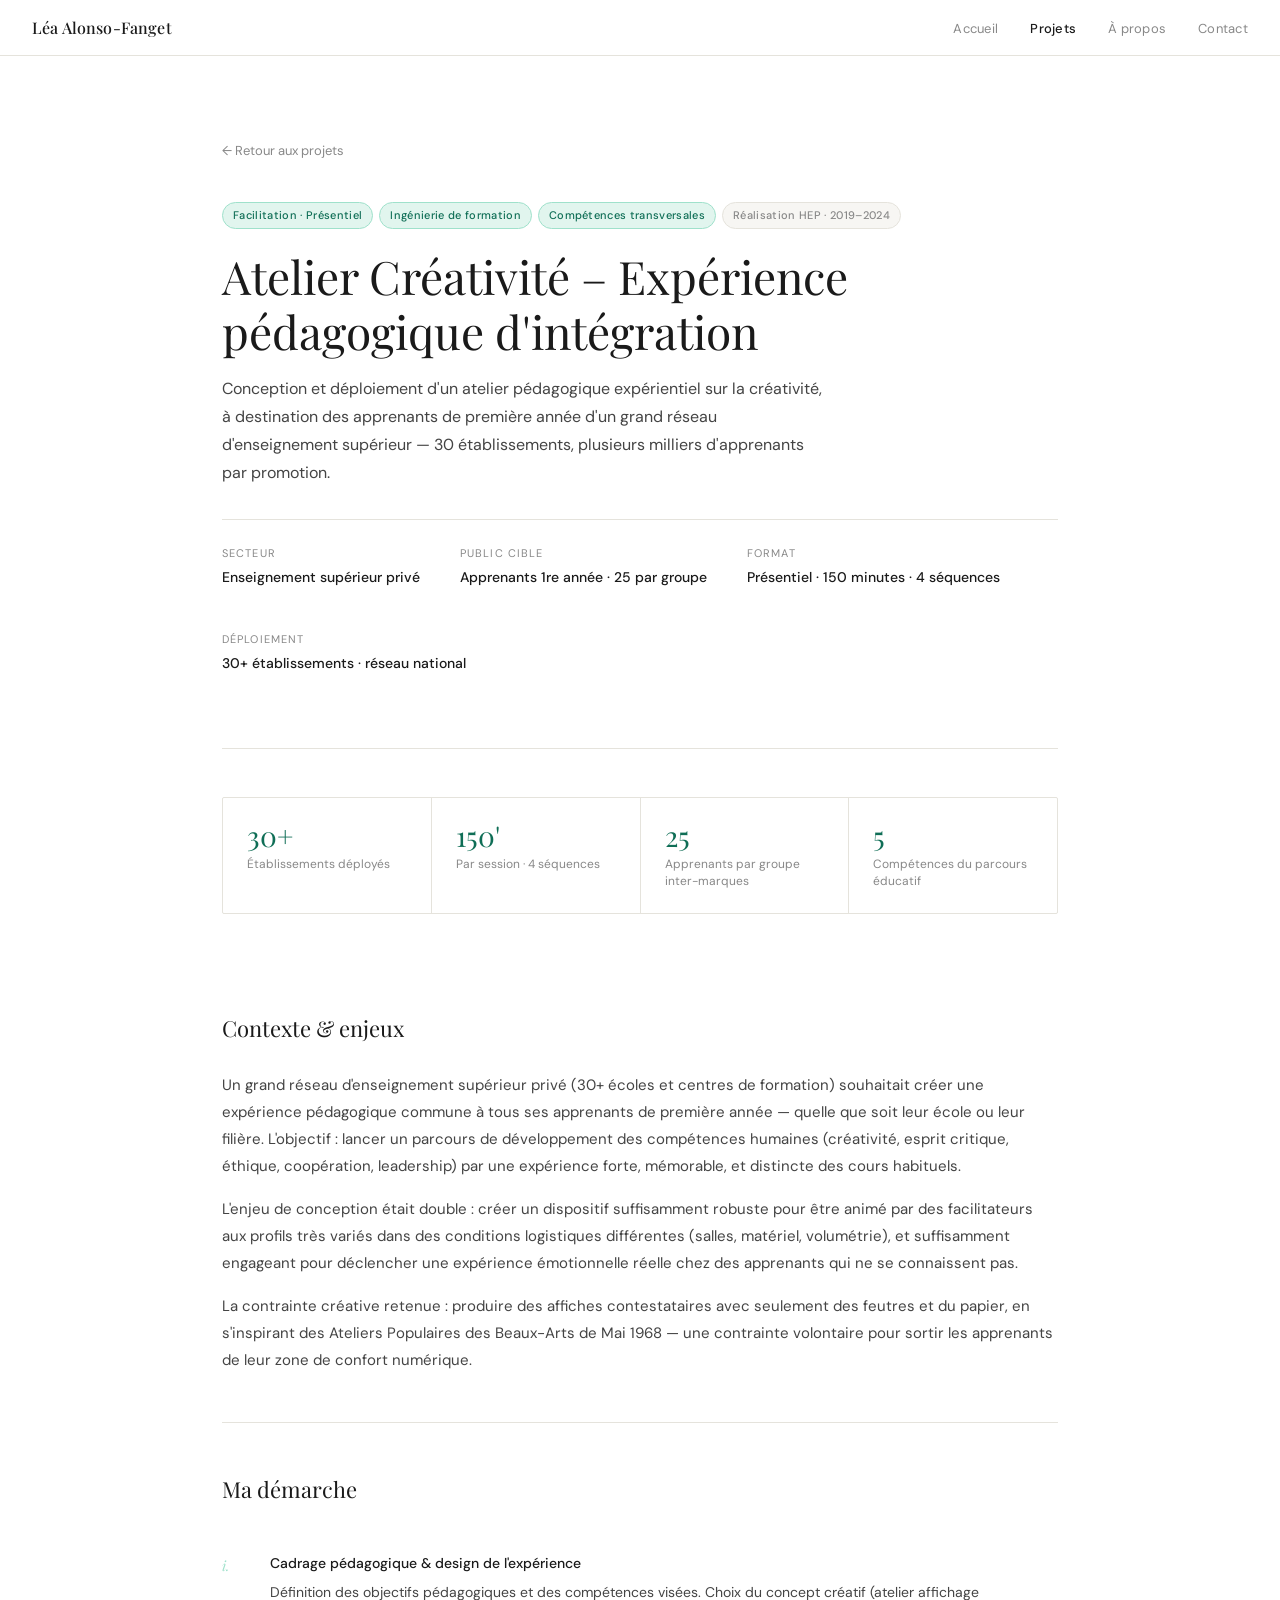
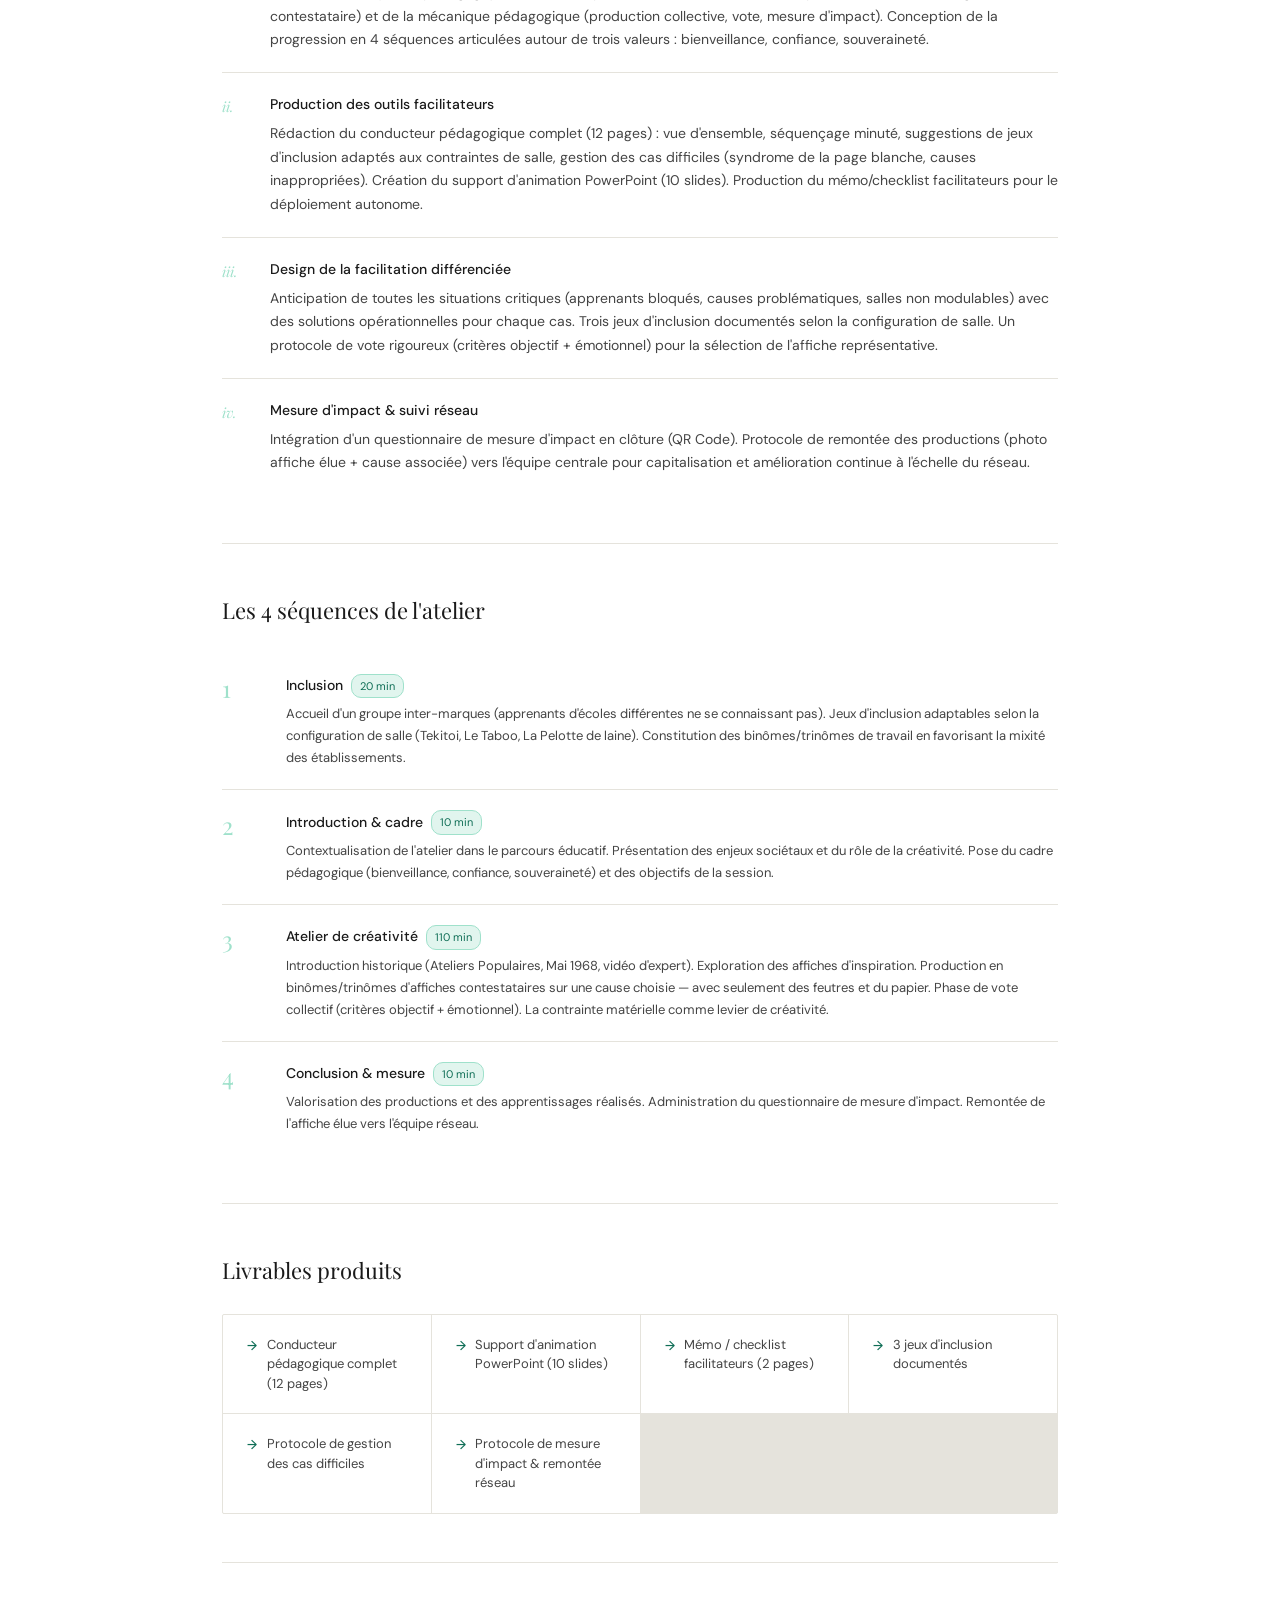
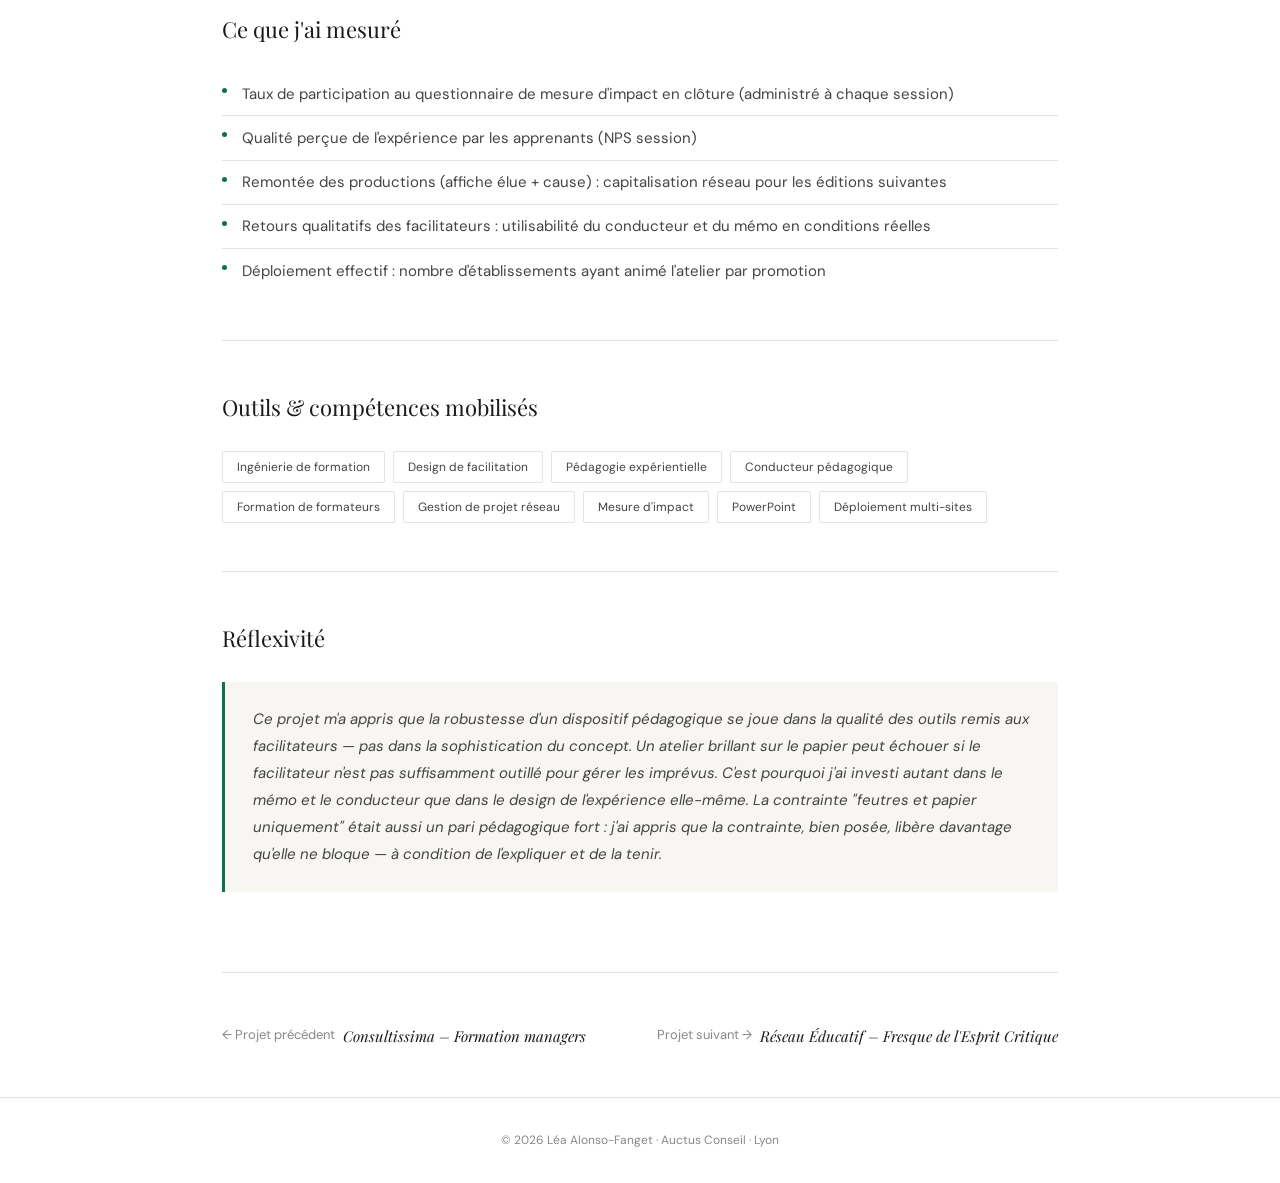
<file: projet-hep-creativite.html>
<!DOCTYPE html>
<html lang="fr">
<head>
  <meta charset="UTF-8">
  <meta name="viewport" content="width=device-width, initial-scale=1.0">
  <title>Réseau Éducatif – Atelier Créativité · Léa Alonso-Fanget</title>
  <style>@import url('https://fonts.googleapis.com/css2?family=Playfair+Display:ital,wght@0,400;0,500;1,400&family=DM+Sans:wght@300;400;500&display=swap');  :root {   --teal: #0F6E56;   --teal-mid: #1D9E75;   --teal-light: #E1F5EE;   --teal-border: #9FE1CB;   --ink: #1A1A1A;   --ink-soft: #444;   --muted: #888;   --surface: #F7F6F3;   --white: #FFFFFF;   --border: #E5E3DC;   --max: 900px; }  * { box-sizing: border-box; margin: 0; padding: 0; }  html { scroll-behavior: smooth; }  body {   font-family: 'DM Sans', sans-serif;   font-weight: 400;   color: var(--ink);   background: var(--white);   line-height: 1.7;   -webkit-font-smoothing: antialiased; }  /* ── NAV ── */ nav {   position: fixed; top: 0; left: 0; right: 0; z-index: 100;   background: rgba(255,255,255,0.92);   backdrop-filter: blur(12px);   border-bottom: 1px solid var(--border);   padding: 0 2rem;   height: 56px;   display: flex; align-items: center; justify-content: space-between; } .nav-brand {   font-family: 'Playfair Display', serif;   font-size: 1rem; font-weight: 500;   color: var(--ink); text-decoration: none;   letter-spacing: 0.01em; } .nav-links { display: flex; gap: 2rem; list-style: none; } .nav-links a {   font-size: 0.8125rem; font-weight: 400;   color: var(--muted); text-decoration: none;   letter-spacing: 0.02em;   transition: color 0.2s; } .nav-links a:hover { color: var(--teal); } .nav-links a.active { color: var(--ink); font-weight: 500; }  /* ── LAYOUT ── */ main { max-width: var(--max); margin: 0 auto; padding: 0 2rem; } .pt-nav { padding-top: 56px; }  /* ── HERO ── */ .hero {   padding: 6rem 0 4rem;   border-bottom: 1px solid var(--border); } .hero-eyebrow {   font-size: 0.75rem; letter-spacing: 0.12em; text-transform: uppercase;   color: var(--teal); font-weight: 500; margin-bottom: 1.5rem;   display: flex; align-items: center; gap: 0.75rem; } .hero-eyebrow::before {   content: ''; display: inline-block;   width: 24px; height: 1px; background: var(--teal); } .hero h1 {   font-family: 'Playfair Display', serif;   font-size: clamp(2.5rem, 5vw, 3.75rem);   font-weight: 400; line-height: 1.15;   color: var(--ink); margin-bottom: 1.5rem;   letter-spacing: -0.01em; } .hero h1 em { font-style: italic; color: var(--teal); } .hero-sub {   font-size: 1.0625rem; color: var(--ink-soft);   max-width: 560px; line-height: 1.75;   margin-bottom: 2.5rem; } .hero-meta {   display: flex; gap: 2rem; flex-wrap: wrap; } .hero-meta-item {   font-size: 0.8125rem; color: var(--muted);   display: flex; align-items: center; gap: 0.4rem; } .hero-meta-item strong { color: var(--ink); font-weight: 500; }  /* ── PILLARS ── */ .pillars {   display: grid; grid-template-columns: repeat(3, 1fr);   gap: 1px; background: var(--border);   border: 1px solid var(--border); border-radius: 2px;   margin: 4rem 0;   overflow: hidden; } .pillar {   background: var(--white); padding: 2rem 1.75rem; } .pillar-num {   font-family: 'Playfair Display', serif;   font-size: 2rem; color: var(--teal-border);   font-weight: 400; line-height: 1; margin-bottom: 1rem; } .pillar h3 {   font-size: 0.875rem; font-weight: 500; letter-spacing: 0.04em;   text-transform: uppercase; color: var(--ink); margin-bottom: 0.5rem; } .pillar p { font-size: 0.8125rem; color: var(--muted); line-height: 1.6; }  /* ── SECTION TITLE ── */ .section-label {   font-size: 0.6875rem; letter-spacing: 0.14em; text-transform: uppercase;   color: var(--teal); font-weight: 500;   display: flex; align-items: center; gap: 0.75rem; margin-bottom: 2.5rem; } .section-label::after {   content: ''; flex: 1; height: 1px; background: var(--border); }  /* ── PROJECT CARDS ── */ .projects { padding: 4rem 0; } .project-grid { display: grid; gap: 1px; background: var(--border); border: 1px solid var(--border); border-radius: 2px; overflow: hidden; } .project-card {   background: var(--white);   padding: 2.5rem 2rem;   display: grid; grid-template-columns: 1fr auto;   gap: 1.5rem; align-items: start;   text-decoration: none; color: inherit;   transition: background 0.2s; } .project-card:hover { background: var(--surface); } .project-card:hover .arrow { transform: translate(4px, -4px); } .project-tags { display: flex; gap: 6px; flex-wrap: wrap; margin-bottom: 1rem; } .tag {   font-size: 0.6875rem; padding: 3px 10px; border-radius: 20px;   background: var(--teal-light); color: var(--teal);   font-weight: 500; letter-spacing: 0.03em;   border: 1px solid var(--teal-border); } .tag.gray { background: var(--surface); color: var(--muted); border-color: var(--border); } .project-title {   font-family: 'Playfair Display', serif;   font-size: 1.375rem; font-weight: 400; margin-bottom: 0.5rem;   color: var(--ink); line-height: 1.3; } .project-desc { font-size: 0.875rem; color: var(--ink-soft); line-height: 1.7; max-width: 520px; } .arrow {   font-size: 1.25rem; color: var(--muted);   transition: transform 0.2s, color 0.2s;   margin-top: 0.25rem; } .project-card:hover .arrow { color: var(--teal); }  /* ── ABOUT STRIP ── */ .about-strip {   background: var(--surface); border-top: 1px solid var(--border);   border-bottom: 1px solid var(--border);   padding: 3.5rem 0; margin: 0 -2rem;   padding-left: 2rem; padding-right: 2rem; } .baseline {   font-family: 'Playfair Display', serif;   font-size: clamp(1.125rem, 2.5vw, 1.5rem);   font-style: italic; color: var(--ink);   max-width: 640px; line-height: 1.5;   margin-bottom: 1rem; } .about-strip p { font-size: 0.875rem; color: var(--muted); max-width: 560px; }  /* ── CONTACT ── */ .contact { padding: 4rem 0; display: flex; gap: 1.5rem; flex-wrap: wrap; } .contact-link {   font-size: 0.8125rem; font-weight: 500;   color: var(--ink); text-decoration: none;   padding: 0.6rem 1.25rem;   border: 1px solid var(--border); border-radius: 2px;   display: flex; align-items: center; gap: 0.5rem;   transition: all 0.2s; letter-spacing: 0.02em; } .contact-link:hover { border-color: var(--teal); color: var(--teal); }  /* ── FOOTER ── */ footer {   border-top: 1px solid var(--border);   padding: 2rem; text-align: center;   font-size: 0.75rem; color: var(--muted); }  /* ── PROJECT PAGE ── */ .project-hero {   padding: 5rem 0 3rem;   border-bottom: 1px solid var(--border); } .back-link {   font-size: 0.8125rem; color: var(--muted);   text-decoration: none; display: inline-flex;   align-items: center; gap: 0.4rem;   margin-bottom: 2.5rem;   transition: color 0.2s; } .back-link:hover { color: var(--teal); } .project-hero-tags { margin-bottom: 1.25rem; display: flex; gap: 6px; flex-wrap: wrap; } .project-hero h1 {   font-family: 'Playfair Display', serif;   font-size: clamp(2rem, 4vw, 2.875rem);   font-weight: 400; line-height: 1.2;   color: var(--ink); margin-bottom: 1rem; } .project-hero-sub { font-size: 1rem; color: var(--ink-soft); max-width: 600px; line-height: 1.75; } .project-meta-bar {   display: flex; gap: 2.5rem; flex-wrap: wrap;   padding: 1.5rem 0; border-top: 1px solid var(--border);   margin-top: 2rem; } .project-meta-item { } .project-meta-label { font-size: 0.6875rem; text-transform: uppercase; letter-spacing: 0.1em; color: var(--muted); margin-bottom: 0.2rem; } .project-meta-value { font-size: 0.875rem; font-weight: 500; color: var(--ink); }  /* ── KPI ROW ── */ .kpi-row {   display: grid; grid-template-columns: repeat(auto-fit, minmax(140px, 1fr));   gap: 1px; background: var(--border);   border: 1px solid var(--border); border-radius: 2px;   margin: 3rem 0; overflow: hidden; } .kpi-item { background: var(--white); padding: 1.5rem; } .kpi-num {   font-family: 'Playfair Display', serif;   font-size: 1.75rem; color: var(--teal);   font-weight: 400; line-height: 1; margin-bottom: 0.4rem; } .kpi-label { font-size: 0.75rem; color: var(--muted); line-height: 1.4; }  /* ── CONTENT SECTIONS ── */ .content-section { padding: 3rem 0; border-bottom: 1px solid var(--border); } .content-section:last-of-type { border-bottom: none; } .content-section h2 {   font-family: 'Playfair Display', serif;   font-size: 1.375rem; font-weight: 400;   color: var(--ink); margin-bottom: 1.5rem; } .content-section p { font-size: 0.9375rem; color: var(--ink-soft); line-height: 1.8; margin-bottom: 1rem; } .content-section p:last-child { margin-bottom: 0; }  /* ── STEPS ── */ .steps { list-style: none; } .step {   display: grid; grid-template-columns: 2rem 1fr;   gap: 1rem; padding: 1.25rem 0;   border-bottom: 1px solid var(--border); } .step:last-child { border-bottom: none; } .step-n {   font-family: 'Playfair Display', serif;   font-size: 0.875rem; color: var(--teal-border);   font-style: italic; padding-top: 0.1rem; } .step-title { font-size: 0.875rem; font-weight: 500; color: var(--ink); margin-bottom: 0.3rem; } .step-body { font-size: 0.875rem; color: var(--ink-soft); line-height: 1.7; }  /* ── LIVRABLES ── */ .livrables {   display: grid; grid-template-columns: repeat(auto-fit, minmax(180px, 1fr));   gap: 1px; background: var(--border); border: 1px solid var(--border);   border-radius: 2px; overflow: hidden; } .livrable-item {   background: var(--white); padding: 1.25rem 1.5rem;   font-size: 0.8125rem; color: var(--ink-soft);   display: flex; align-items: flex-start; gap: 0.6rem; line-height: 1.5; } .livrable-item::before {   content: '→'; color: var(--teal); font-weight: 500;   flex-shrink: 0; margin-top: 0.05rem; }  /* ── KPI EVAL ── */ .kpi-list { list-style: none; } .kpi-list li {   font-size: 0.9375rem; color: var(--ink-soft);   padding: 0.6rem 0 0.6rem 1.25rem;   border-bottom: 1px solid var(--border);   position: relative; line-height: 1.6; } .kpi-list li:last-child { border-bottom: none; } .kpi-list li::before {   content: ''; position: absolute; left: 0; top: 1rem;   width: 5px; height: 5px; border-radius: 50%;   background: var(--teal); }  /* ── TOOLS ── */ .tools { display: flex; flex-wrap: wrap; gap: 8px; } .tool-chip {   font-size: 0.75rem; padding: 5px 14px;   border: 1px solid var(--border); border-radius: 2px;   color: var(--ink-soft); background: var(--white); }  /* ── REFLEXIVITY ── */ .reflexivity {   background: var(--surface); border-left: 3px solid var(--teal);   padding: 1.5rem 1.75rem; border-radius: 0 2px 2px 0;   margin-top: 1.5rem; } .reflexivity p { font-size: 0.9375rem; color: var(--ink-soft); font-style: italic; line-height: 1.8; }  /* ── PERSONAS ── */ .personas { display: grid; grid-template-columns: 1fr 1fr; gap: 1px; background: var(--border); border: 1px solid var(--border); border-radius: 2px; overflow: hidden; margin: 1.5rem 0; } .persona { background: var(--white); padding: 1.5rem; } .persona-name { font-family: 'Playfair Display', serif; font-size: 1.125rem; font-weight: 400; color: var(--ink); margin-bottom: 0.2rem; } .persona-role { font-size: 0.75rem; text-transform: uppercase; letter-spacing: 0.08em; color: var(--teal); margin-bottom: 1rem; font-weight: 500; } .persona-trait { font-size: 0.8125rem; color: var(--ink-soft); padding: 0.35rem 0; border-bottom: 1px solid var(--border); line-height: 1.5; display: flex; gap: 0.5rem; } .persona-trait:last-child { border-bottom: none; } .persona-trait::before { content: '–'; color: var(--teal); flex-shrink: 0; }  /* ── PHASES ── */ .phases { list-style: none; } .phase-item { display: grid; grid-template-columns: 3rem 1fr; gap: 1rem; padding: 1.25rem 0; border-bottom: 1px solid var(--border); align-items: start; } .phase-item:last-child { border-bottom: none; } .phase-n { font-family: 'Playfair Display', serif; font-size: 1.5rem; color: var(--teal-border); font-weight: 400; line-height: 1; padding-top: 0.15rem; } .phase-title { font-size: 0.875rem; font-weight: 500; color: var(--ink); margin-bottom: 0.3rem; display: flex; align-items: center; gap: 0.5rem; flex-wrap: wrap; } .phase-badge { font-size: 0.6875rem; padding: 2px 8px; border-radius: 10px; background: var(--teal-light); color: var(--teal); border: 1px solid var(--teal-border); font-weight: 400; } .phase-desc { font-size: 0.8125rem; color: var(--ink-soft); line-height: 1.7; }  /* ── PAGE NAV ── */ .page-nav { display: flex; justify-content: space-between; padding: 3rem 0; border-top: 1px solid var(--border); margin-top: 2rem; } .page-nav-link { font-size: 0.8125rem; color: var(--muted); text-decoration: none; display: flex; align-items: center; gap: 0.5rem; transition: color 0.2s; } .page-nav-link:hover { color: var(--teal); } .page-nav-link span { font-family: 'Playfair Display', serif; font-style: italic; color: var(--ink); font-size: 0.9375rem; display: block; margin-top: 0.2rem; }  @media (max-width: 640px) {   nav { padding: 0 1rem; }   .nav-links { display: none; }   main { padding: 0 1.25rem; }   .pillars { grid-template-columns: 1fr; }   .personas { grid-template-columns: 1fr; }   .about-strip { margin: 0 -1.25rem; padding-left: 1.25rem; padding-right: 1.25rem; } } </style>
</head>
<body>

<nav>
  <a href="index.html" class="nav-brand">Léa Alonso-Fanget</a>
  <ul class="nav-links">
    <li><a href="index.html">Accueil</a></li>
    <li><a href="index.html#projets" class="active">Projets</a></li>
    <li><a href="apropos.html">À propos</a></li>
    <li><a href="index.html#contact">Contact</a></li>
  </ul>
</nav>

<div class="pt-nav">
<main>

  <section class="project-hero">
    <a href="index.html#projets" class="back-link">← Retour aux projets</a>
    <div class="project-hero-tags">
      <span class="tag">Facilitation · Présentiel</span>
      <span class="tag">Ingénierie de formation</span>
      <span class="tag">Compétences transversales</span>
      <span class="tag gray">Réalisation HEP · 2019–2024</span>
    </div>
    <h1>Atelier Créativité – Expérience pédagogique d'intégration</h1>
    <p class="project-hero-sub">Conception et déploiement d'un atelier pédagogique expérientiel sur la créativité, à destination des apprenants de première année d'un grand réseau d'enseignement supérieur — 30 établissements, plusieurs milliers d'apprenants par promotion.</p>
    <div class="project-meta-bar">
      <div class="project-meta-item">
        <div class="project-meta-label">Secteur</div>
        <div class="project-meta-value">Enseignement supérieur privé</div>
      </div>
      <div class="project-meta-item">
        <div class="project-meta-label">Public cible</div>
        <div class="project-meta-value">Apprenants 1re année · 25 par groupe</div>
      </div>
      <div class="project-meta-item">
        <div class="project-meta-label">Format</div>
        <div class="project-meta-value">Présentiel · 150 minutes · 4 séquences</div>
      </div>
      <div class="project-meta-item">
        <div class="project-meta-label">Déploiement</div>
        <div class="project-meta-value">30+ établissements · réseau national</div>
      </div>
    </div>
  </section>

  <div class="kpi-row">
    <div class="kpi-item"><div class="kpi-num">30+</div><div class="kpi-label">Établissements déployés</div></div>
    <div class="kpi-item"><div class="kpi-num">150'</div><div class="kpi-label">Par session · 4 séquences</div></div>
    <div class="kpi-item"><div class="kpi-num">25</div><div class="kpi-label">Apprenants par groupe inter-marques</div></div>
    <div class="kpi-item"><div class="kpi-num">5</div><div class="kpi-label">Compétences du parcours éducatif</div></div>
  </div>

  <section class="content-section">
    <h2>Contexte & enjeux</h2>
    <p>Un grand réseau d'enseignement supérieur privé (30+ écoles et centres de formation) souhaitait créer une expérience pédagogique commune à tous ses apprenants de première année — quelle que soit leur école ou leur filière. L'objectif : lancer un parcours de développement des compétences humaines (créativité, esprit critique, éthique, coopération, leadership) par une expérience forte, mémorable, et distincte des cours habituels.</p>
    <p>L'enjeu de conception était double : créer un dispositif suffisamment robuste pour être animé par des facilitateurs aux profils très variés dans des conditions logistiques différentes (salles, matériel, volumétrie), et suffisamment engageant pour déclencher une expérience émotionnelle réelle chez des apprenants qui ne se connaissent pas.</p>
    <p>La contrainte créative retenue : produire des affiches contestataires avec seulement des feutres et du papier, en s'inspirant des Ateliers Populaires des Beaux-Arts de Mai 1968 — une contrainte volontaire pour sortir les apprenants de leur zone de confort numérique.</p>
  </section>

  <section class="content-section">
    <h2>Ma démarche</h2>
    <ul class="steps">
      <li class="step">
        <div class="step-n">i.</div>
        <div>
          <div class="step-title">Cadrage pédagogique & design de l'expérience</div>
          <div class="step-body">Définition des objectifs pédagogiques et des compétences visées. Choix du concept créatif (atelier affichage contestataire) et de la mécanique pédagogique (production collective, vote, mesure d'impact). Conception de la progression en 4 séquences articulées autour de trois valeurs : bienveillance, confiance, souveraineté.</div>
        </div>
      </li>
      <li class="step">
        <div class="step-n">ii.</div>
        <div>
          <div class="step-title">Production des outils facilitateurs</div>
          <div class="step-body">Rédaction du conducteur pédagogique complet (12 pages) : vue d'ensemble, séquençage minuté, suggestions de jeux d'inclusion adaptés aux contraintes de salle, gestion des cas difficiles (syndrome de la page blanche, causes inappropriées). Création du support d'animation PowerPoint (10 slides). Production du mémo/checklist facilitateurs pour le déploiement autonome.</div>
        </div>
      </li>
      <li class="step">
        <div class="step-n">iii.</div>
        <div>
          <div class="step-title">Design de la facilitation différenciée</div>
          <div class="step-body">Anticipation de toutes les situations critiques (apprenants bloqués, causes problématiques, salles non modulables) avec des solutions opérationnelles pour chaque cas. Trois jeux d'inclusion documentés selon la configuration de salle. Un protocole de vote rigoureux (critères objectif + émotionnel) pour la sélection de l'affiche représentative.</div>
        </div>
      </li>
      <li class="step">
        <div class="step-n">iv.</div>
        <div>
          <div class="step-title">Mesure d'impact & suivi réseau</div>
          <div class="step-body">Intégration d'un questionnaire de mesure d'impact en clôture (QR Code). Protocole de remontée des productions (photo affiche élue + cause associée) vers l'équipe centrale pour capitalisation et amélioration continue à l'échelle du réseau.</div>
        </div>
      </li>
    </ul>
  </section>

  <section class="content-section">
    <h2>Les 4 séquences de l'atelier</h2>
    <ul class="phases">
      <li class="phase-item">
        <div class="phase-n">1</div>
        <div>
          <div class="phase-title">Inclusion <span class="phase-badge">20 min</span></div>
          <div class="phase-desc">Accueil d'un groupe inter-marques (apprenants d'écoles différentes ne se connaissant pas). Jeux d'inclusion adaptables selon la configuration de salle (Tekitoi, Le Taboo, La Pelotte de laine). Constitution des binômes/trinômes de travail en favorisant la mixité des établissements.</div>
        </div>
      </li>
      <li class="phase-item">
        <div class="phase-n">2</div>
        <div>
          <div class="phase-title">Introduction & cadre <span class="phase-badge">10 min</span></div>
          <div class="phase-desc">Contextualisation de l'atelier dans le parcours éducatif. Présentation des enjeux sociétaux et du rôle de la créativité. Pose du cadre pédagogique (bienveillance, confiance, souveraineté) et des objectifs de la session.</div>
        </div>
      </li>
      <li class="phase-item">
        <div class="phase-n">3</div>
        <div>
          <div class="phase-title">Atelier de créativité <span class="phase-badge">110 min</span></div>
          <div class="phase-desc">Introduction historique (Ateliers Populaires, Mai 1968, vidéo d'expert). Exploration des affiches d'inspiration. Production en binômes/trinômes d'affiches contestataires sur une cause choisie — avec seulement des feutres et du papier. Phase de vote collectif (critères objectif + émotionnel). La contrainte matérielle comme levier de créativité.</div>
        </div>
      </li>
      <li class="phase-item">
        <div class="phase-n">4</div>
        <div>
          <div class="phase-title">Conclusion & mesure <span class="phase-badge">10 min</span></div>
          <div class="phase-desc">Valorisation des productions et des apprentissages réalisés. Administration du questionnaire de mesure d'impact. Remontée de l'affiche élue vers l'équipe réseau.</div>
        </div>
      </li>
    </ul>
  </section>

  <section class="content-section">
    <h2>Livrables produits</h2>
    <div class="livrables">
      <div class="livrable-item">Conducteur pédagogique complet (12 pages)</div>
      <div class="livrable-item">Support d'animation PowerPoint (10 slides)</div>
      <div class="livrable-item">Mémo / checklist facilitateurs (2 pages)</div>
      <div class="livrable-item">3 jeux d'inclusion documentés</div>
      <div class="livrable-item">Protocole de gestion des cas difficiles</div>
      <div class="livrable-item">Protocole de mesure d'impact & remontée réseau</div>
    </div>
  </section>

  <section class="content-section">
    <h2>Ce que j'ai mesuré</h2>
    <ul class="kpi-list">
      <li>Taux de participation au questionnaire de mesure d'impact en clôture (administré à chaque session)</li>
      <li>Qualité perçue de l'expérience par les apprenants (NPS session)</li>
      <li>Remontée des productions (affiche élue + cause) : capitalisation réseau pour les éditions suivantes</li>
      <li>Retours qualitatifs des facilitateurs : utilisabilité du conducteur et du mémo en conditions réelles</li>
      <li>Déploiement effectif : nombre d'établissements ayant animé l'atelier par promotion</li>
    </ul>
  </section>

  <section class="content-section">
    <h2>Outils & compétences mobilisés</h2>
    <div class="tools">
      <span class="tool-chip">Ingénierie de formation</span>
      <span class="tool-chip">Design de facilitation</span>
      <span class="tool-chip">Pédagogie expérientielle</span>
      <span class="tool-chip">Conducteur pédagogique</span>
      <span class="tool-chip">Formation de formateurs</span>
      <span class="tool-chip">Gestion de projet réseau</span>
      <span class="tool-chip">Mesure d'impact</span>
      <span class="tool-chip">PowerPoint</span>
      <span class="tool-chip">Déploiement multi-sites</span>
    </div>
  </section>

  <section class="content-section">
    <h2>Réflexivité</h2>
    <div class="reflexivity">
      <p>Ce projet m'a appris que la robustesse d'un dispositif pédagogique se joue dans la qualité des outils remis aux facilitateurs — pas dans la sophistication du concept. Un atelier brillant sur le papier peut échouer si le facilitateur n'est pas suffisamment outillé pour gérer les imprévus. C'est pourquoi j'ai investi autant dans le mémo et le conducteur que dans le design de l'expérience elle-même. La contrainte "feutres et papier uniquement" était aussi un pari pédagogique fort : j'ai appris que la contrainte, bien posée, libère davantage qu'elle ne bloque — à condition de l'expliquer et de la tenir.</p>
    </div>
  </section>

  <div class="page-nav">
    <a href="projet-consultissima.html" class="page-nav-link">
      ← Projet précédent<span>Consultissima – Formation managers</span>
    </a>
    <a href="projet-hep-espritcritique.html" class="page-nav-link">
      Projet suivant →<span>Réseau Éducatif – Fresque de l'Esprit Critique</span>
    </a>
  </div>

</main>
</div>

<footer>
  <p>© 2026 Léa Alonso-Fanget · Auctus Conseil · Lyon</p>
</footer>

</body>
</html>
</file>
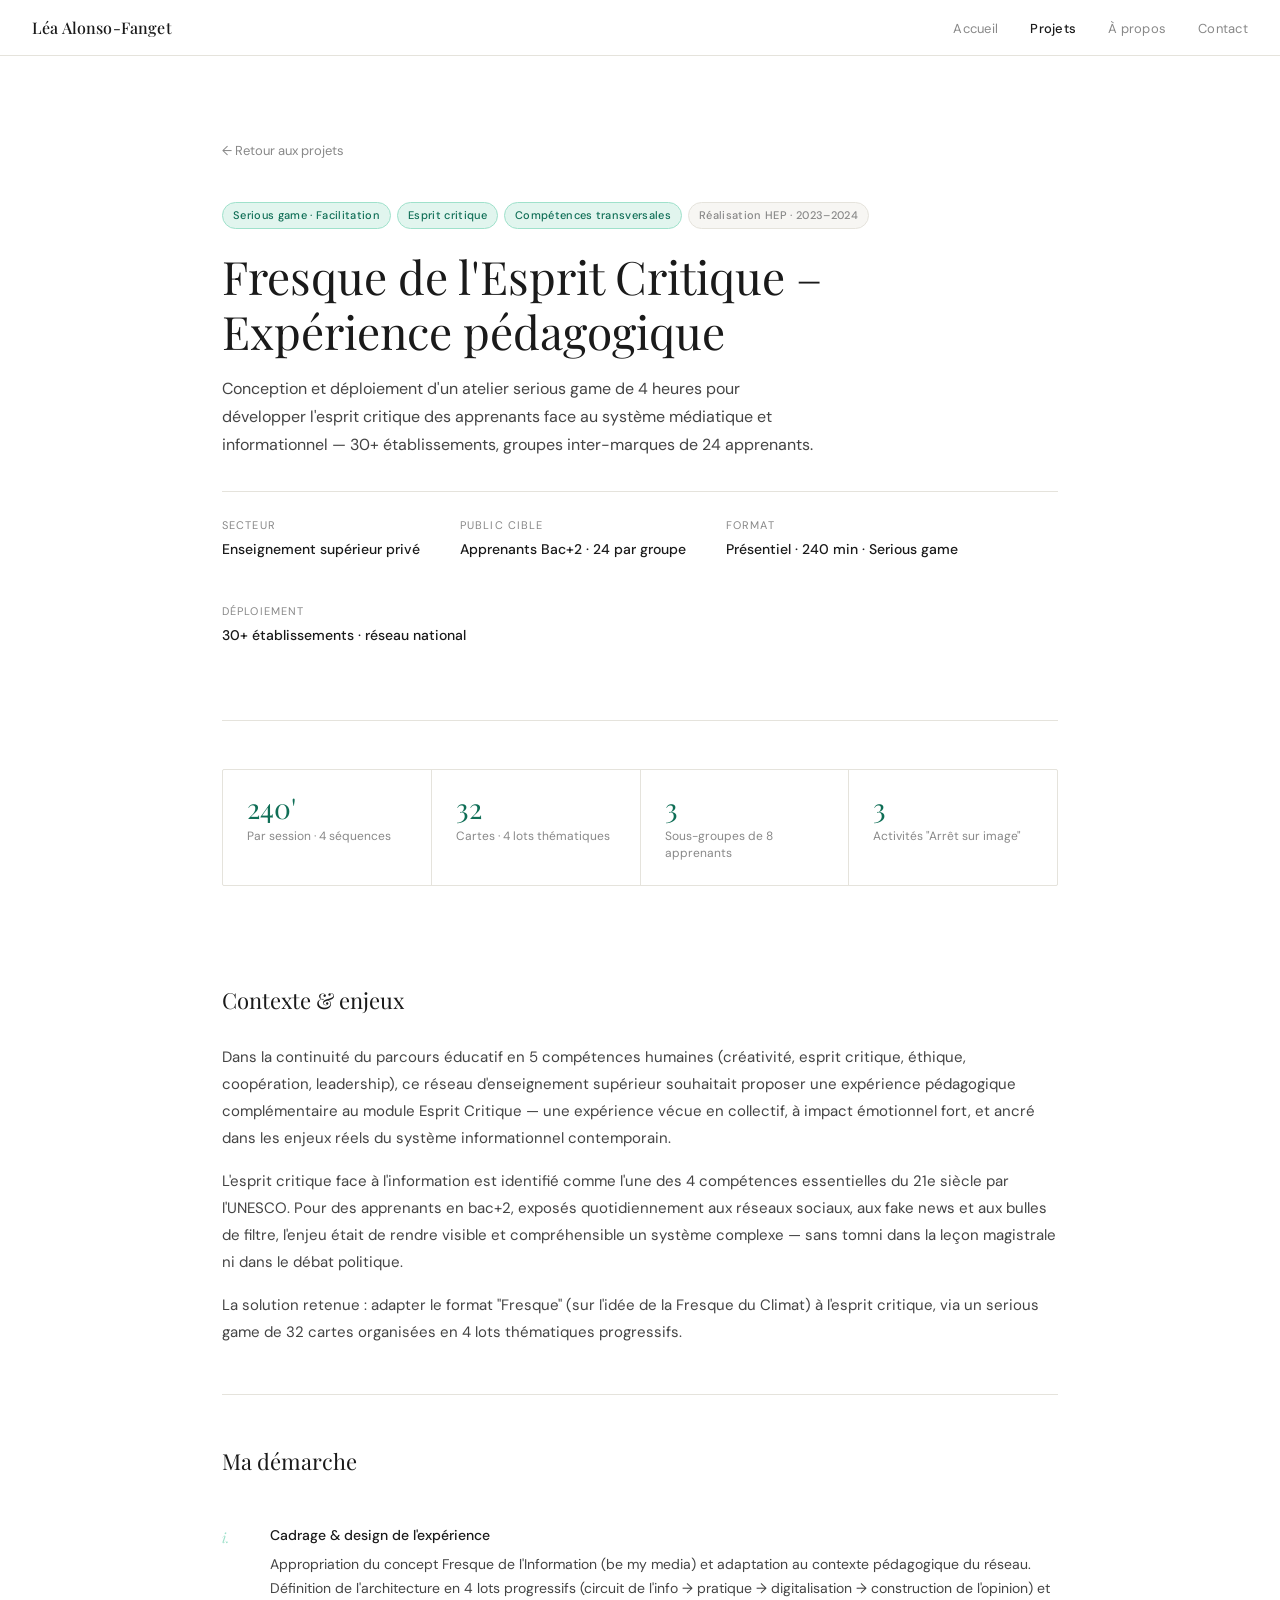
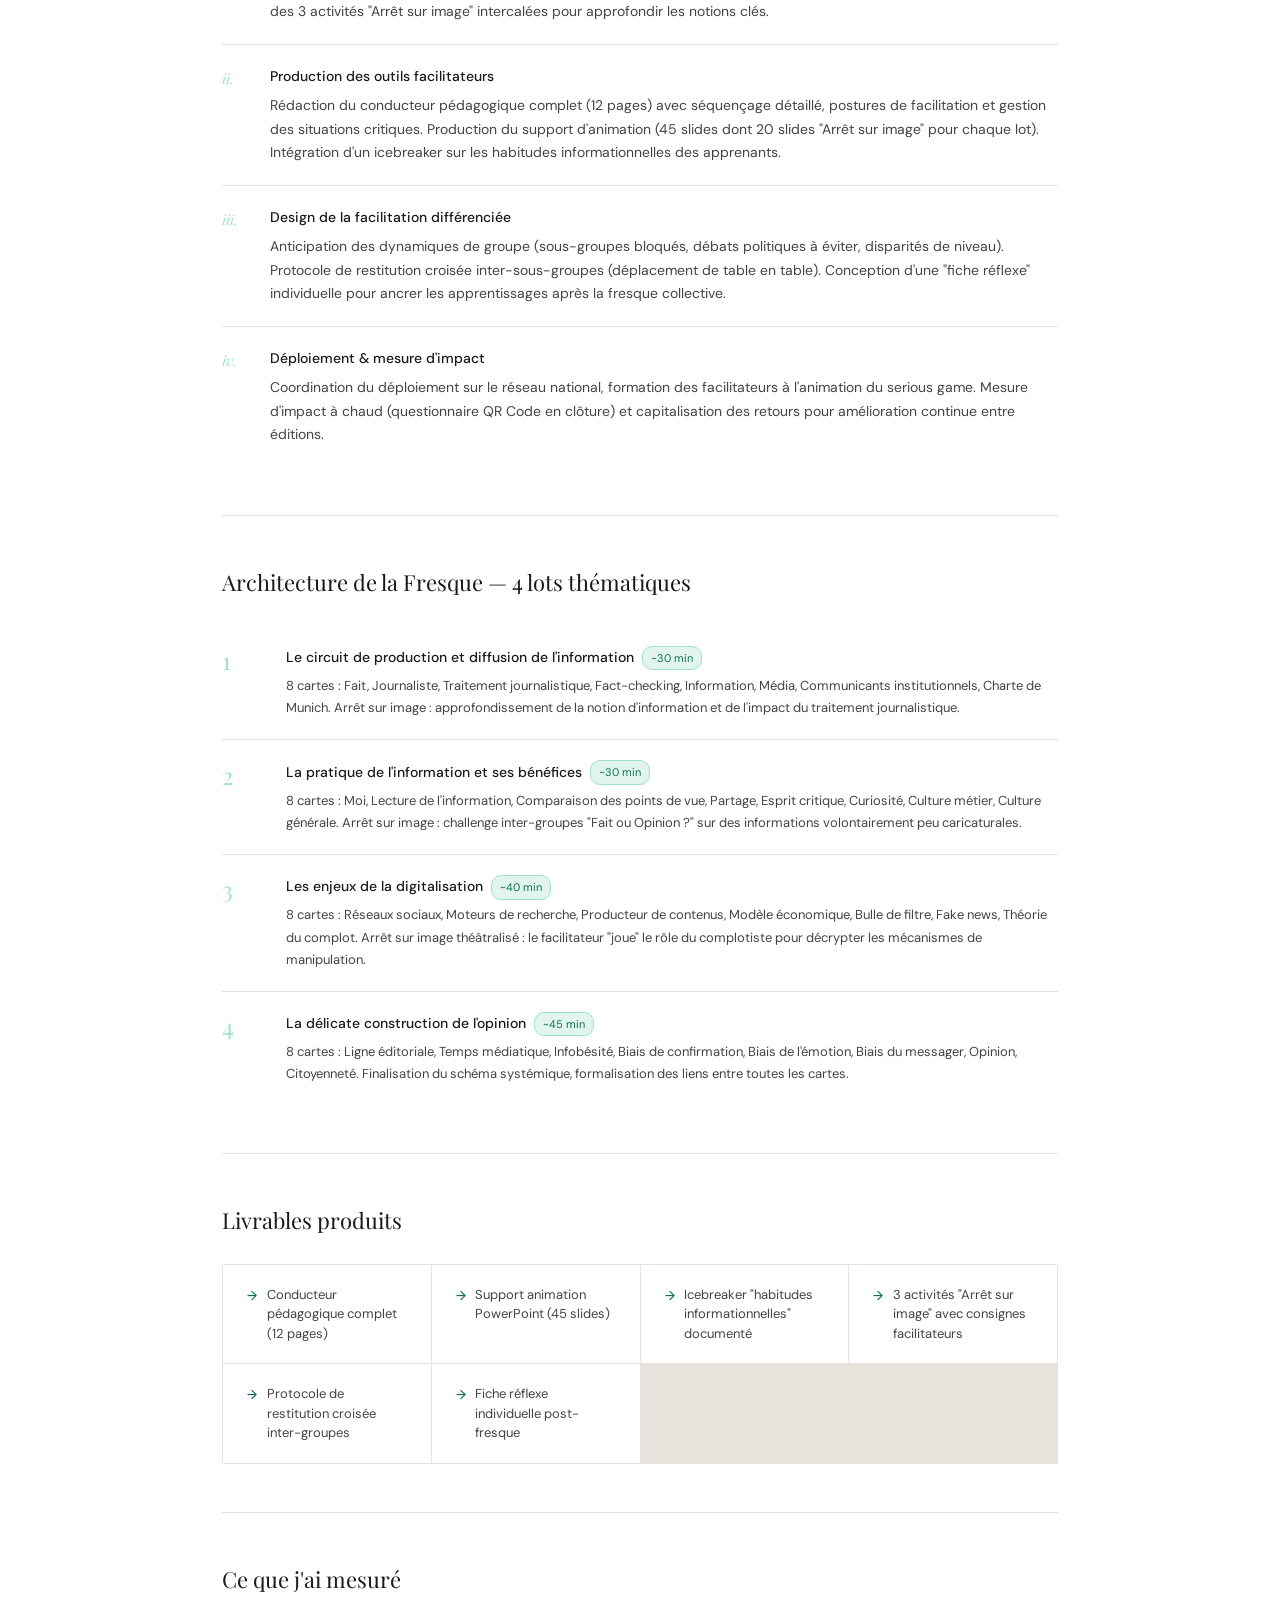
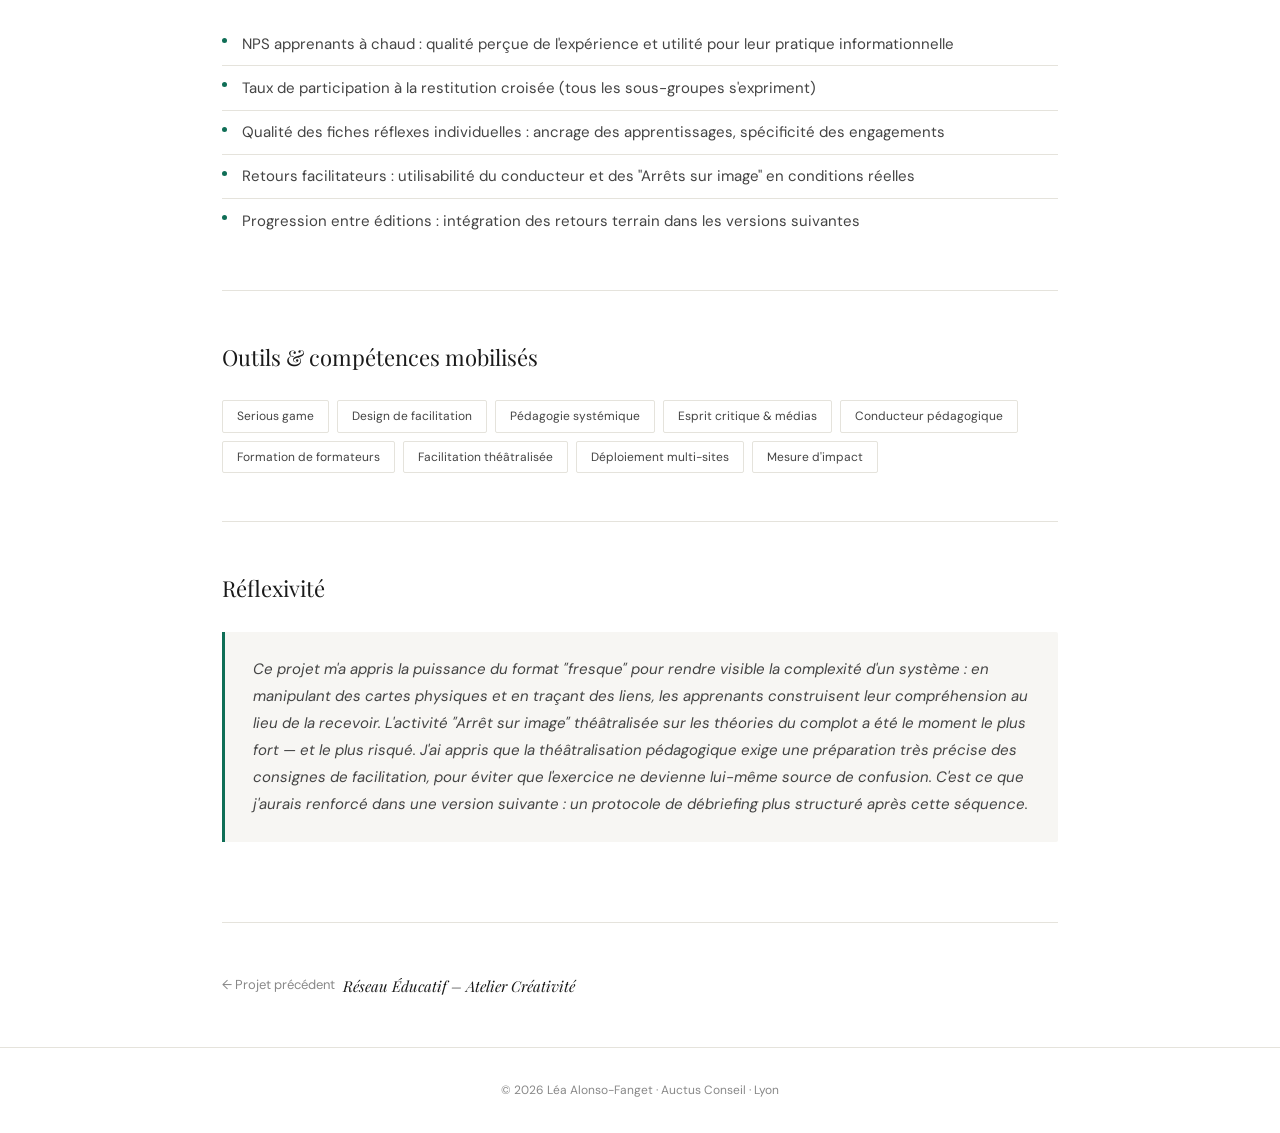
<file: projet-hep-espritcritique.html>
<!DOCTYPE html>
<html lang="fr">
<head>
  <meta charset="UTF-8">
  <meta name="viewport" content="width=device-width, initial-scale=1.0">
  <title>Réseau Éducatif – Fresque de l'Esprit Critique · Léa Alonso-Fanget</title>
  <style>@import url('https://fonts.googleapis.com/css2?family=Playfair+Display:ital,wght@0,400;0,500;1,400&family=DM+Sans:wght@300;400;500&display=swap');  :root {   --teal: #0F6E56;   --teal-mid: #1D9E75;   --teal-light: #E1F5EE;   --teal-border: #9FE1CB;   --ink: #1A1A1A;   --ink-soft: #444;   --muted: #888;   --surface: #F7F6F3;   --white: #FFFFFF;   --border: #E5E3DC;   --max: 900px; }  * { box-sizing: border-box; margin: 0; padding: 0; }  html { scroll-behavior: smooth; }  body {   font-family: 'DM Sans', sans-serif;   font-weight: 400;   color: var(--ink);   background: var(--white);   line-height: 1.7;   -webkit-font-smoothing: antialiased; }  /* ── NAV ── */ nav {   position: fixed; top: 0; left: 0; right: 0; z-index: 100;   background: rgba(255,255,255,0.92);   backdrop-filter: blur(12px);   border-bottom: 1px solid var(--border);   padding: 0 2rem;   height: 56px;   display: flex; align-items: center; justify-content: space-between; } .nav-brand {   font-family: 'Playfair Display', serif;   font-size: 1rem; font-weight: 500;   color: var(--ink); text-decoration: none;   letter-spacing: 0.01em; } .nav-links { display: flex; gap: 2rem; list-style: none; } .nav-links a {   font-size: 0.8125rem; font-weight: 400;   color: var(--muted); text-decoration: none;   letter-spacing: 0.02em;   transition: color 0.2s; } .nav-links a:hover { color: var(--teal); } .nav-links a.active { color: var(--ink); font-weight: 500; }  /* ── LAYOUT ── */ main { max-width: var(--max); margin: 0 auto; padding: 0 2rem; } .pt-nav { padding-top: 56px; }  /* ── HERO ── */ .hero {   padding: 6rem 0 4rem;   border-bottom: 1px solid var(--border); } .hero-eyebrow {   font-size: 0.75rem; letter-spacing: 0.12em; text-transform: uppercase;   color: var(--teal); font-weight: 500; margin-bottom: 1.5rem;   display: flex; align-items: center; gap: 0.75rem; } .hero-eyebrow::before {   content: ''; display: inline-block;   width: 24px; height: 1px; background: var(--teal); } .hero h1 {   font-family: 'Playfair Display', serif;   font-size: clamp(2.5rem, 5vw, 3.75rem);   font-weight: 400; line-height: 1.15;   color: var(--ink); margin-bottom: 1.5rem;   letter-spacing: -0.01em; } .hero h1 em { font-style: italic; color: var(--teal); } .hero-sub {   font-size: 1.0625rem; color: var(--ink-soft);   max-width: 560px; line-height: 1.75;   margin-bottom: 2.5rem; } .hero-meta {   display: flex; gap: 2rem; flex-wrap: wrap; } .hero-meta-item {   font-size: 0.8125rem; color: var(--muted);   display: flex; align-items: center; gap: 0.4rem; } .hero-meta-item strong { color: var(--ink); font-weight: 500; }  /* ── PILLARS ── */ .pillars {   display: grid; grid-template-columns: repeat(3, 1fr);   gap: 1px; background: var(--border);   border: 1px solid var(--border); border-radius: 2px;   margin: 4rem 0;   overflow: hidden; } .pillar {   background: var(--white); padding: 2rem 1.75rem; } .pillar-num {   font-family: 'Playfair Display', serif;   font-size: 2rem; color: var(--teal-border);   font-weight: 400; line-height: 1; margin-bottom: 1rem; } .pillar h3 {   font-size: 0.875rem; font-weight: 500; letter-spacing: 0.04em;   text-transform: uppercase; color: var(--ink); margin-bottom: 0.5rem; } .pillar p { font-size: 0.8125rem; color: var(--muted); line-height: 1.6; }  /* ── SECTION TITLE ── */ .section-label {   font-size: 0.6875rem; letter-spacing: 0.14em; text-transform: uppercase;   color: var(--teal); font-weight: 500;   display: flex; align-items: center; gap: 0.75rem; margin-bottom: 2.5rem; } .section-label::after {   content: ''; flex: 1; height: 1px; background: var(--border); }  /* ── PROJECT CARDS ── */ .projects { padding: 4rem 0; } .project-grid { display: grid; gap: 1px; background: var(--border); border: 1px solid var(--border); border-radius: 2px; overflow: hidden; } .project-card {   background: var(--white);   padding: 2.5rem 2rem;   display: grid; grid-template-columns: 1fr auto;   gap: 1.5rem; align-items: start;   text-decoration: none; color: inherit;   transition: background 0.2s; } .project-card:hover { background: var(--surface); } .project-card:hover .arrow { transform: translate(4px, -4px); } .project-tags { display: flex; gap: 6px; flex-wrap: wrap; margin-bottom: 1rem; } .tag {   font-size: 0.6875rem; padding: 3px 10px; border-radius: 20px;   background: var(--teal-light); color: var(--teal);   font-weight: 500; letter-spacing: 0.03em;   border: 1px solid var(--teal-border); } .tag.gray { background: var(--surface); color: var(--muted); border-color: var(--border); } .project-title {   font-family: 'Playfair Display', serif;   font-size: 1.375rem; font-weight: 400; margin-bottom: 0.5rem;   color: var(--ink); line-height: 1.3; } .project-desc { font-size: 0.875rem; color: var(--ink-soft); line-height: 1.7; max-width: 520px; } .arrow {   font-size: 1.25rem; color: var(--muted);   transition: transform 0.2s, color 0.2s;   margin-top: 0.25rem; } .project-card:hover .arrow { color: var(--teal); }  /* ── ABOUT STRIP ── */ .about-strip {   background: var(--surface); border-top: 1px solid var(--border);   border-bottom: 1px solid var(--border);   padding: 3.5rem 0; margin: 0 -2rem;   padding-left: 2rem; padding-right: 2rem; } .baseline {   font-family: 'Playfair Display', serif;   font-size: clamp(1.125rem, 2.5vw, 1.5rem);   font-style: italic; color: var(--ink);   max-width: 640px; line-height: 1.5;   margin-bottom: 1rem; } .about-strip p { font-size: 0.875rem; color: var(--muted); max-width: 560px; }  /* ── CONTACT ── */ .contact { padding: 4rem 0; display: flex; gap: 1.5rem; flex-wrap: wrap; } .contact-link {   font-size: 0.8125rem; font-weight: 500;   color: var(--ink); text-decoration: none;   padding: 0.6rem 1.25rem;   border: 1px solid var(--border); border-radius: 2px;   display: flex; align-items: center; gap: 0.5rem;   transition: all 0.2s; letter-spacing: 0.02em; } .contact-link:hover { border-color: var(--teal); color: var(--teal); }  /* ── FOOTER ── */ footer {   border-top: 1px solid var(--border);   padding: 2rem; text-align: center;   font-size: 0.75rem; color: var(--muted); }  /* ── PROJECT PAGE ── */ .project-hero {   padding: 5rem 0 3rem;   border-bottom: 1px solid var(--border); } .back-link {   font-size: 0.8125rem; color: var(--muted);   text-decoration: none; display: inline-flex;   align-items: center; gap: 0.4rem;   margin-bottom: 2.5rem;   transition: color 0.2s; } .back-link:hover { color: var(--teal); } .project-hero-tags { margin-bottom: 1.25rem; display: flex; gap: 6px; flex-wrap: wrap; } .project-hero h1 {   font-family: 'Playfair Display', serif;   font-size: clamp(2rem, 4vw, 2.875rem);   font-weight: 400; line-height: 1.2;   color: var(--ink); margin-bottom: 1rem; } .project-hero-sub { font-size: 1rem; color: var(--ink-soft); max-width: 600px; line-height: 1.75; } .project-meta-bar {   display: flex; gap: 2.5rem; flex-wrap: wrap;   padding: 1.5rem 0; border-top: 1px solid var(--border);   margin-top: 2rem; } .project-meta-item { } .project-meta-label { font-size: 0.6875rem; text-transform: uppercase; letter-spacing: 0.1em; color: var(--muted); margin-bottom: 0.2rem; } .project-meta-value { font-size: 0.875rem; font-weight: 500; color: var(--ink); }  /* ── KPI ROW ── */ .kpi-row {   display: grid; grid-template-columns: repeat(auto-fit, minmax(140px, 1fr));   gap: 1px; background: var(--border);   border: 1px solid var(--border); border-radius: 2px;   margin: 3rem 0; overflow: hidden; } .kpi-item { background: var(--white); padding: 1.5rem; } .kpi-num {   font-family: 'Playfair Display', serif;   font-size: 1.75rem; color: var(--teal);   font-weight: 400; line-height: 1; margin-bottom: 0.4rem; } .kpi-label { font-size: 0.75rem; color: var(--muted); line-height: 1.4; }  /* ── CONTENT SECTIONS ── */ .content-section { padding: 3rem 0; border-bottom: 1px solid var(--border); } .content-section:last-of-type { border-bottom: none; } .content-section h2 {   font-family: 'Playfair Display', serif;   font-size: 1.375rem; font-weight: 400;   color: var(--ink); margin-bottom: 1.5rem; } .content-section p { font-size: 0.9375rem; color: var(--ink-soft); line-height: 1.8; margin-bottom: 1rem; } .content-section p:last-child { margin-bottom: 0; }  /* ── STEPS ── */ .steps { list-style: none; } .step {   display: grid; grid-template-columns: 2rem 1fr;   gap: 1rem; padding: 1.25rem 0;   border-bottom: 1px solid var(--border); } .step:last-child { border-bottom: none; } .step-n {   font-family: 'Playfair Display', serif;   font-size: 0.875rem; color: var(--teal-border);   font-style: italic; padding-top: 0.1rem; } .step-title { font-size: 0.875rem; font-weight: 500; color: var(--ink); margin-bottom: 0.3rem; } .step-body { font-size: 0.875rem; color: var(--ink-soft); line-height: 1.7; }  /* ── LIVRABLES ── */ .livrables {   display: grid; grid-template-columns: repeat(auto-fit, minmax(180px, 1fr));   gap: 1px; background: var(--border); border: 1px solid var(--border);   border-radius: 2px; overflow: hidden; } .livrable-item {   background: var(--white); padding: 1.25rem 1.5rem;   font-size: 0.8125rem; color: var(--ink-soft);   display: flex; align-items: flex-start; gap: 0.6rem; line-height: 1.5; } .livrable-item::before {   content: '→'; color: var(--teal); font-weight: 500;   flex-shrink: 0; margin-top: 0.05rem; }  /* ── KPI EVAL ── */ .kpi-list { list-style: none; } .kpi-list li {   font-size: 0.9375rem; color: var(--ink-soft);   padding: 0.6rem 0 0.6rem 1.25rem;   border-bottom: 1px solid var(--border);   position: relative; line-height: 1.6; } .kpi-list li:last-child { border-bottom: none; } .kpi-list li::before {   content: ''; position: absolute; left: 0; top: 1rem;   width: 5px; height: 5px; border-radius: 50%;   background: var(--teal); }  /* ── TOOLS ── */ .tools { display: flex; flex-wrap: wrap; gap: 8px; } .tool-chip {   font-size: 0.75rem; padding: 5px 14px;   border: 1px solid var(--border); border-radius: 2px;   color: var(--ink-soft); background: var(--white); }  /* ── REFLEXIVITY ── */ .reflexivity {   background: var(--surface); border-left: 3px solid var(--teal);   padding: 1.5rem 1.75rem; border-radius: 0 2px 2px 0;   margin-top: 1.5rem; } .reflexivity p { font-size: 0.9375rem; color: var(--ink-soft); font-style: italic; line-height: 1.8; }  /* ── PERSONAS ── */ .personas { display: grid; grid-template-columns: 1fr 1fr; gap: 1px; background: var(--border); border: 1px solid var(--border); border-radius: 2px; overflow: hidden; margin: 1.5rem 0; } .persona { background: var(--white); padding: 1.5rem; } .persona-name { font-family: 'Playfair Display', serif; font-size: 1.125rem; font-weight: 400; color: var(--ink); margin-bottom: 0.2rem; } .persona-role { font-size: 0.75rem; text-transform: uppercase; letter-spacing: 0.08em; color: var(--teal); margin-bottom: 1rem; font-weight: 500; } .persona-trait { font-size: 0.8125rem; color: var(--ink-soft); padding: 0.35rem 0; border-bottom: 1px solid var(--border); line-height: 1.5; display: flex; gap: 0.5rem; } .persona-trait:last-child { border-bottom: none; } .persona-trait::before { content: '–'; color: var(--teal); flex-shrink: 0; }  /* ── PHASES ── */ .phases { list-style: none; } .phase-item { display: grid; grid-template-columns: 3rem 1fr; gap: 1rem; padding: 1.25rem 0; border-bottom: 1px solid var(--border); align-items: start; } .phase-item:last-child { border-bottom: none; } .phase-n { font-family: 'Playfair Display', serif; font-size: 1.5rem; color: var(--teal-border); font-weight: 400; line-height: 1; padding-top: 0.15rem; } .phase-title { font-size: 0.875rem; font-weight: 500; color: var(--ink); margin-bottom: 0.3rem; display: flex; align-items: center; gap: 0.5rem; flex-wrap: wrap; } .phase-badge { font-size: 0.6875rem; padding: 2px 8px; border-radius: 10px; background: var(--teal-light); color: var(--teal); border: 1px solid var(--teal-border); font-weight: 400; } .phase-desc { font-size: 0.8125rem; color: var(--ink-soft); line-height: 1.7; }  /* ── PAGE NAV ── */ .page-nav { display: flex; justify-content: space-between; padding: 3rem 0; border-top: 1px solid var(--border); margin-top: 2rem; } .page-nav-link { font-size: 0.8125rem; color: var(--muted); text-decoration: none; display: flex; align-items: center; gap: 0.5rem; transition: color 0.2s; } .page-nav-link:hover { color: var(--teal); } .page-nav-link span { font-family: 'Playfair Display', serif; font-style: italic; color: var(--ink); font-size: 0.9375rem; display: block; margin-top: 0.2rem; }  @media (max-width: 640px) {   nav { padding: 0 1rem; }   .nav-links { display: none; }   main { padding: 0 1.25rem; }   .pillars { grid-template-columns: 1fr; }   .personas { grid-template-columns: 1fr; }   .about-strip { margin: 0 -1.25rem; padding-left: 1.25rem; padding-right: 1.25rem; } } </style>
</head>
<body>

<nav>
  <a href="index.html" class="nav-brand">Léa Alonso-Fanget</a>
  <ul class="nav-links">
    <li><a href="index.html">Accueil</a></li>
    <li><a href="index.html#projets" class="active">Projets</a></li>
    <li><a href="apropos.html">À propos</a></li>
    <li><a href="index.html#contact">Contact</a></li>
  </ul>
</nav>

<div class="pt-nav">
<main>

  <section class="project-hero">
    <a href="index.html#projets" class="back-link">← Retour aux projets</a>
    <div class="project-hero-tags">
      <span class="tag">Serious game · Facilitation</span>
      <span class="tag">Esprit critique</span>
      <span class="tag">Compétences transversales</span>
      <span class="tag gray">Réalisation HEP · 2023–2024</span>
    </div>
    <h1>Fresque de l'Esprit Critique – Expérience pédagogique</h1>
    <p class="project-hero-sub">Conception et déploiement d'un atelier serious game de 4 heures pour développer l'esprit critique des apprenants face au système médiatique et informationnel — 30+ établissements, groupes inter-marques de 24 apprenants.</p>
    <div class="project-meta-bar">
      <div class="project-meta-item">
        <div class="project-meta-label">Secteur</div>
        <div class="project-meta-value">Enseignement supérieur privé</div>
      </div>
      <div class="project-meta-item">
        <div class="project-meta-label">Public cible</div>
        <div class="project-meta-value">Apprenants Bac+2 · 24 par groupe</div>
      </div>
      <div class="project-meta-item">
        <div class="project-meta-label">Format</div>
        <div class="project-meta-value">Présentiel · 240 min · Serious game</div>
      </div>
      <div class="project-meta-item">
        <div class="project-meta-label">Déploiement</div>
        <div class="project-meta-value">30+ établissements · réseau national</div>
      </div>
    </div>
  </section>

  <div class="kpi-row">
    <div class="kpi-item"><div class="kpi-num">240'</div><div class="kpi-label">Par session · 4 séquences</div></div>
    <div class="kpi-item"><div class="kpi-num">32</div><div class="kpi-label">Cartes · 4 lots thématiques</div></div>
    <div class="kpi-item"><div class="kpi-num">3</div><div class="kpi-label">Sous-groupes de 8 apprenants</div></div>
    <div class="kpi-item"><div class="kpi-num">3</div><div class="kpi-label">Activités "Arrêt sur image"</div></div>
  </div>

  <section class="content-section">
    <h2>Contexte & enjeux</h2>
    <p>Dans la continuité du parcours éducatif en 5 compétences humaines (créativité, esprit critique, éthique, coopération, leadership), ce réseau d'enseignement supérieur souhaitait proposer une expérience pédagogique complémentaire au module Esprit Critique — une expérience vécue en collectif, à impact émotionnel fort, et ancré dans les enjeux réels du système informationnel contemporain.</p>
    <p>L'esprit critique face à l'information est identifié comme l'une des 4 compétences essentielles du 21e siècle par l'UNESCO. Pour des apprenants en bac+2, exposés quotidiennement aux réseaux sociaux, aux fake news et aux bulles de filtre, l'enjeu était de rendre visible et compréhensible un système complexe — sans tomni dans la leçon magistrale ni dans le débat politique.</p>
    <p>La solution retenue : adapter le format "Fresque" (sur l'idée de la Fresque du Climat) à l'esprit critique, via un serious game de 32 cartes organisées en 4 lots thématiques progressifs.</p>
  </section>

  <section class="content-section">
    <h2>Ma démarche</h2>
    <ul class="steps">
      <li class="step">
        <div class="step-n">i.</div>
        <div>
          <div class="step-title">Cadrage & design de l'expérience</div>
          <div class="step-body">Appropriation du concept Fresque de l'Information (be my media) et adaptation au contexte pédagogique du réseau. Définition de l'architecture en 4 lots progressifs (circuit de l'info → pratique → digitalisation → construction de l'opinion) et des 3 activités "Arrêt sur image" intercalées pour approfondir les notions clés.</div>
        </div>
      </li>
      <li class="step">
        <div class="step-n">ii.</div>
        <div>
          <div class="step-title">Production des outils facilitateurs</div>
          <div class="step-body">Rédaction du conducteur pédagogique complet (12 pages) avec séquençage détaillé, postures de facilitation et gestion des situations critiques. Production du support d'animation (45 slides dont 20 slides "Arrêt sur image" pour chaque lot). Intégration d'un icebreaker sur les habitudes informationnelles des apprenants.</div>
        </div>
      </li>
      <li class="step">
        <div class="step-n">iii.</div>
        <div>
          <div class="step-title">Design de la facilitation différenciée</div>
          <div class="step-body">Anticipation des dynamiques de groupe (sous-groupes bloqués, débats politiques à éviter, disparités de niveau). Protocole de restitution croisée inter-sous-groupes (déplacement de table en table). Conception d'une "fiche réflexe" individuelle pour ancrer les apprentissages après la fresque collective.</div>
        </div>
      </li>
      <li class="step">
        <div class="step-n">iv.</div>
        <div>
          <div class="step-title">Déploiement & mesure d'impact</div>
          <div class="step-body">Coordination du déploiement sur le réseau national, formation des facilitateurs à l'animation du serious game. Mesure d'impact à chaud (questionnaire QR Code en clôture) et capitalisation des retours pour amélioration continue entre éditions.</div>
        </div>
      </li>
    </ul>
  </section>

  <section class="content-section">
    <h2>Architecture de la Fresque — 4 lots thématiques</h2>
    <ul class="phases">
      <li class="phase-item">
        <div class="phase-n">1</div>
        <div>
          <div class="phase-title">Le circuit de production et diffusion de l'information <span class="phase-badge">~30 min</span></div>
          <div class="phase-desc">8 cartes : Fait, Journaliste, Traitement journalistique, Fact-checking, Information, Média, Communicants institutionnels, Charte de Munich. Arrêt sur image : approfondissement de la notion d'information et de l'impact du traitement journalistique.</div>
        </div>
      </li>
      <li class="phase-item">
        <div class="phase-n">2</div>
        <div>
          <div class="phase-title">La pratique de l'information et ses bénéfices <span class="phase-badge">~30 min</span></div>
          <div class="phase-desc">8 cartes : Moi, Lecture de l'information, Comparaison des points de vue, Partage, Esprit critique, Curiosité, Culture métier, Culture générale. Arrêt sur image : challenge inter-groupes "Fait ou Opinion ?" sur des informations volontairement peu caricaturales.</div>
        </div>
      </li>
      <li class="phase-item">
        <div class="phase-n">3</div>
        <div>
          <div class="phase-title">Les enjeux de la digitalisation <span class="phase-badge">~40 min</span></div>
          <div class="phase-desc">8 cartes : Réseaux sociaux, Moteurs de recherche, Producteur de contenus, Modèle économique, Bulle de filtre, Fake news, Théorie du complot. Arrêt sur image théâtralisé : le facilitateur "joue" le rôle du complotiste pour décrypter les mécanismes de manipulation.</div>
        </div>
      </li>
      <li class="phase-item">
        <div class="phase-n">4</div>
        <div>
          <div class="phase-title">La délicate construction de l'opinion <span class="phase-badge">~45 min</span></div>
          <div class="phase-desc">8 cartes : Ligne éditoriale, Temps médiatique, Infobésité, Biais de confirmation, Biais de l'émotion, Biais du messager, Opinion, Citoyenneté. Finalisation du schéma systémique, formalisation des liens entre toutes les cartes.</div>
        </div>
      </li>
    </ul>
  </section>

  <section class="content-section">
    <h2>Livrables produits</h2>
    <div class="livrables">
      <div class="livrable-item">Conducteur pédagogique complet (12 pages)</div>
      <div class="livrable-item">Support animation PowerPoint (45 slides)</div>
      <div class="livrable-item">Icebreaker "habitudes informationnelles" documenté</div>
      <div class="livrable-item">3 activités "Arrêt sur image" avec consignes facilitateurs</div>
      <div class="livrable-item">Protocole de restitution croisée inter-groupes</div>
      <div class="livrable-item">Fiche réflexe individuelle post-fresque</div>
    </div>
  </section>

  <section class="content-section">
    <h2>Ce que j'ai mesuré</h2>
    <ul class="kpi-list">
      <li>NPS apprenants à chaud : qualité perçue de l'expérience et utilité pour leur pratique informationnelle</li>
      <li>Taux de participation à la restitution croisée (tous les sous-groupes s'expriment)</li>
      <li>Qualité des fiches réflexes individuelles : ancrage des apprentissages, spécificité des engagements</li>
      <li>Retours facilitateurs : utilisabilité du conducteur et des "Arrêts sur image" en conditions réelles</li>
      <li>Progression entre éditions : intégration des retours terrain dans les versions suivantes</li>
    </ul>
  </section>

  <section class="content-section">
    <h2>Outils & compétences mobilisés</h2>
    <div class="tools">
      <span class="tool-chip">Serious game</span>
      <span class="tool-chip">Design de facilitation</span>
      <span class="tool-chip">Pédagogie systémique</span>
      <span class="tool-chip">Esprit critique & médias</span>
      <span class="tool-chip">Conducteur pédagogique</span>
      <span class="tool-chip">Formation de formateurs</span>
      <span class="tool-chip">Facilitation théâtralisée</span>
      <span class="tool-chip">Déploiement multi-sites</span>
      <span class="tool-chip">Mesure d'impact</span>
    </div>
  </section>

  <section class="content-section">
    <h2>Réflexivité</h2>
    <div class="reflexivity">
      <p>Ce projet m'a appris la puissance du format "fresque" pour rendre visible la complexité d'un système : en manipulant des cartes physiques et en traçant des liens, les apprenants construisent leur compréhension au lieu de la recevoir. L'activité "Arrêt sur image" théâtralisée sur les théories du complot a été le moment le plus fort — et le plus risqué. J'ai appris que la théâtralisation pédagogique exige une préparation très précise des consignes de facilitation, pour éviter que l'exercice ne devienne lui-même source de confusion. C'est ce que j'aurais renforcé dans une version suivante : un protocole de débriefing plus structuré après cette séquence.</p>
    </div>
  </section>

  <div class="page-nav">
    <a href="projet-hep-creativite.html" class="page-nav-link">
      ← Projet précédent<span>Réseau Éducatif – Atelier Créativité</span>
    </a>
    <div></div>
  </div>

</main>
</div>

<footer>
  <p>© 2026 Léa Alonso-Fanget · Auctus Conseil · Lyon</p>
</footer>

</body>
</html>
</file>
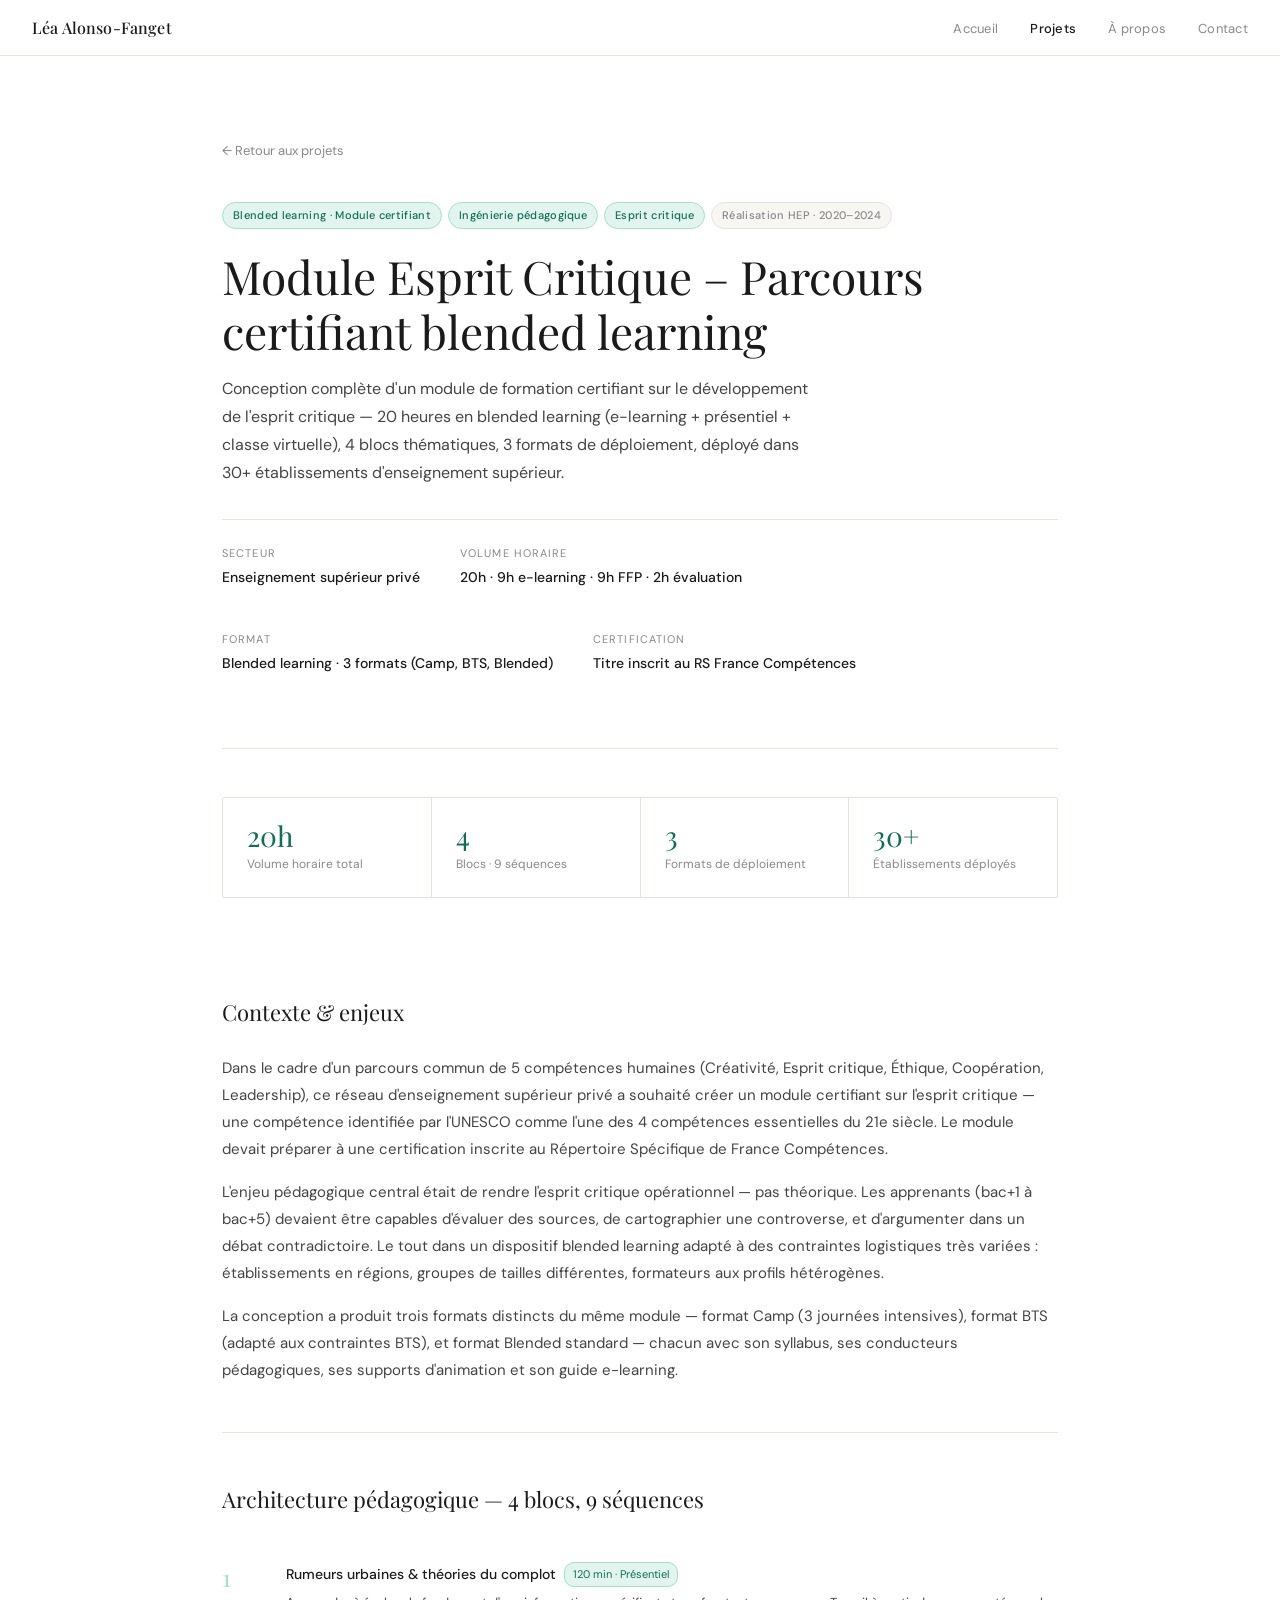
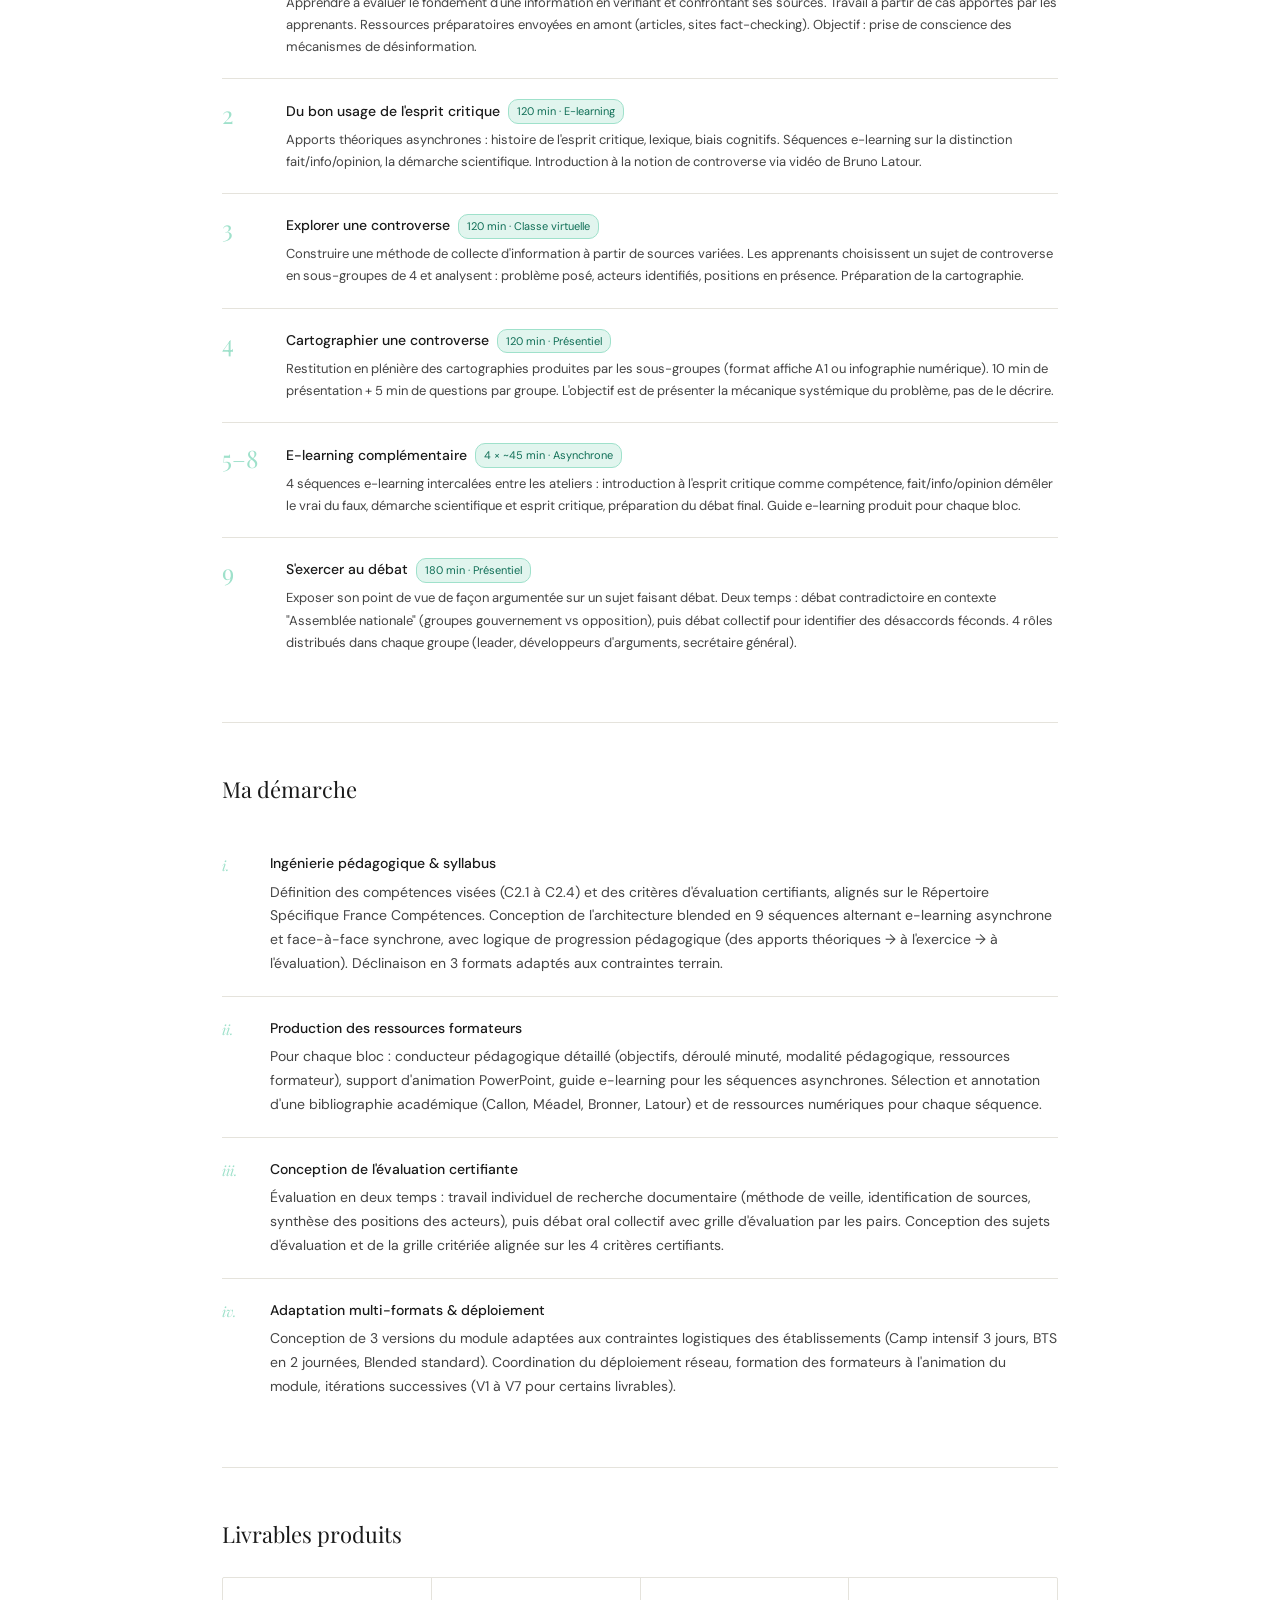
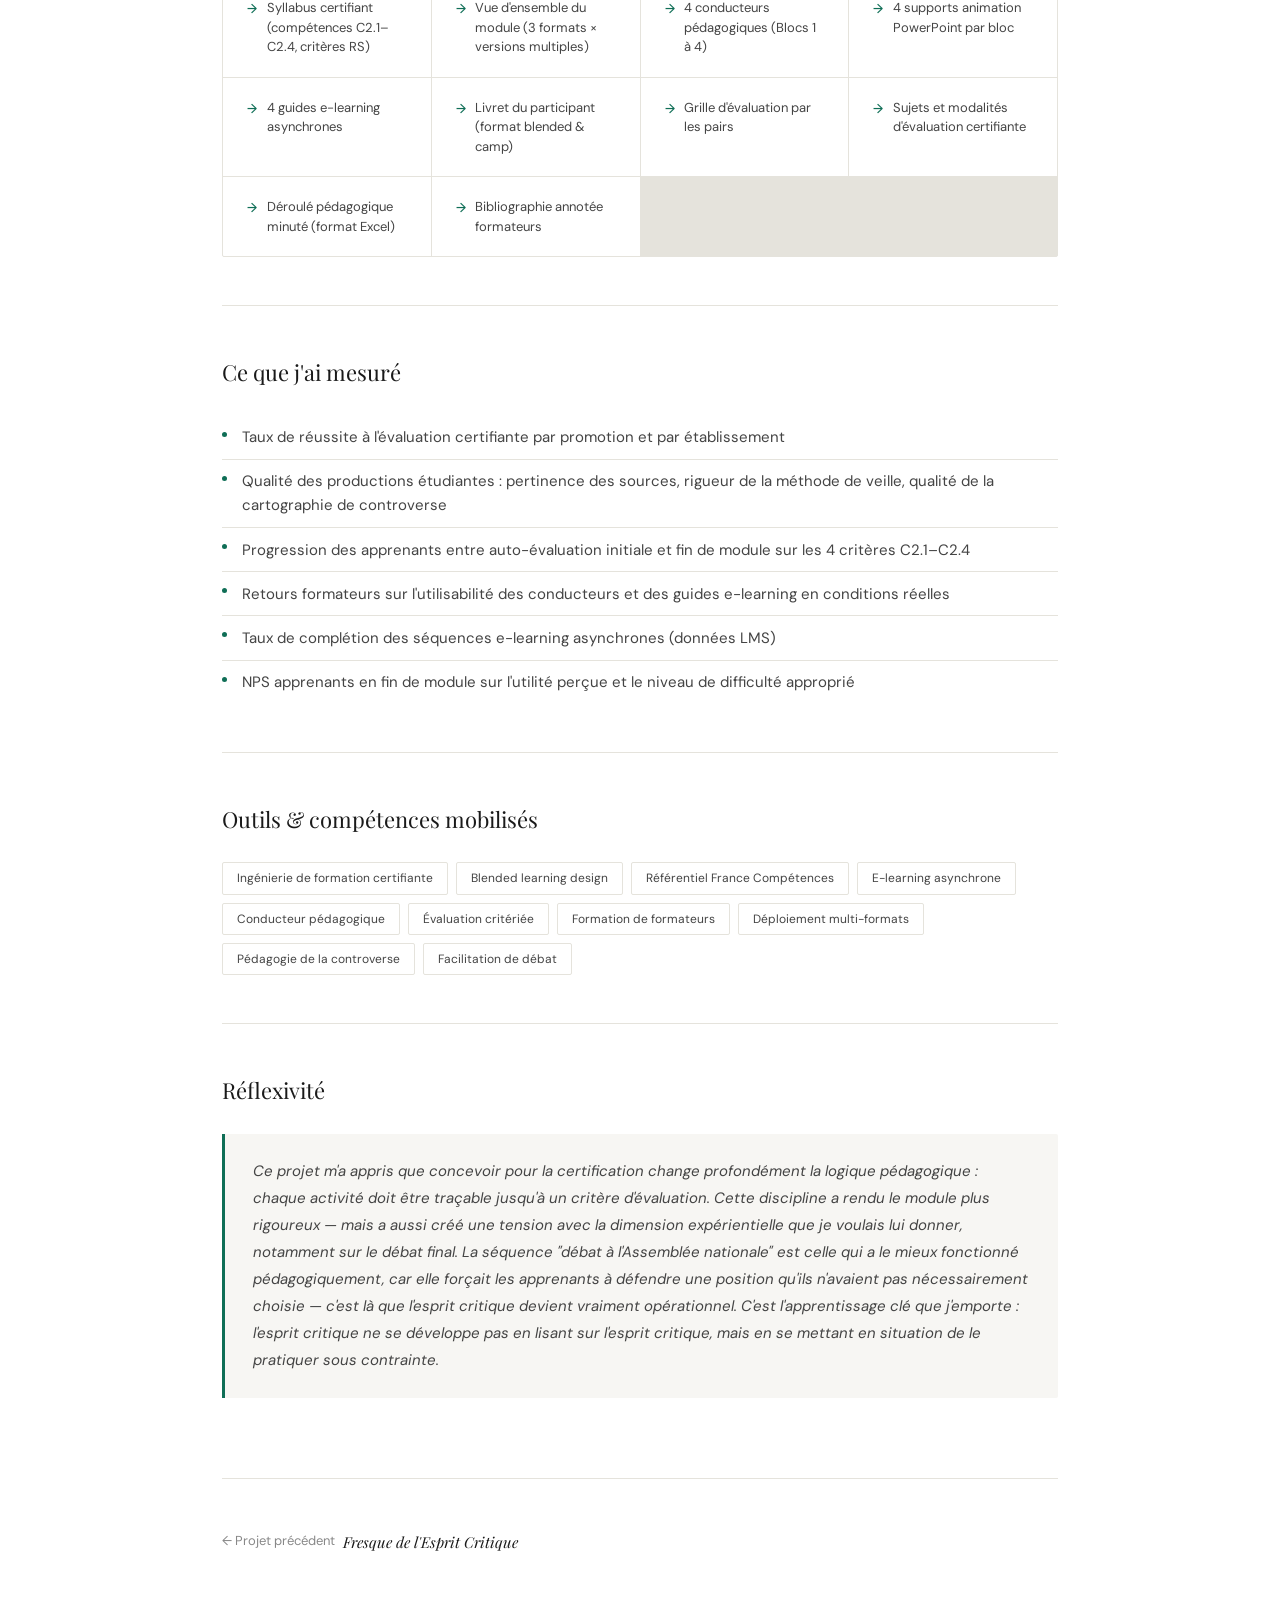
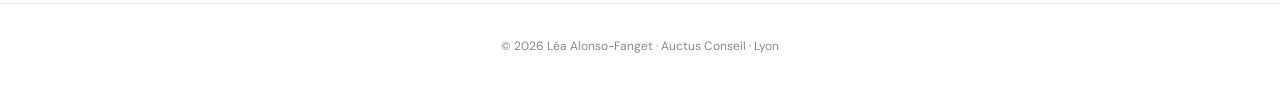
<file: projet-hep-module-espritcritique.html>
<!DOCTYPE html>
<html lang="fr">
<head>
  <meta charset="UTF-8">
  <meta name="viewport" content="width=device-width, initial-scale=1.0">
  <title>Module Esprit Critique – Blended Learning · Léa Alonso-Fanget</title>
  <style>@import url('https://fonts.googleapis.com/css2?family=Playfair+Display:ital,wght@0,400;0,500;1,400&family=DM+Sans:wght@300;400;500&display=swap');  :root {   --teal: #0F6E56;   --teal-mid: #1D9E75;   --teal-light: #E1F5EE;   --teal-border: #9FE1CB;   --ink: #1A1A1A;   --ink-soft: #444;   --muted: #888;   --surface: #F7F6F3;   --white: #FFFFFF;   --border: #E5E3DC;   --max: 900px; }  * { box-sizing: border-box; margin: 0; padding: 0; }  html { scroll-behavior: smooth; }  body {   font-family: 'DM Sans', sans-serif;   font-weight: 400;   color: var(--ink);   background: var(--white);   line-height: 1.7;   -webkit-font-smoothing: antialiased; }  /* ── NAV ── */ nav {   position: fixed; top: 0; left: 0; right: 0; z-index: 100;   background: rgba(255,255,255,0.92);   backdrop-filter: blur(12px);   border-bottom: 1px solid var(--border);   padding: 0 2rem;   height: 56px;   display: flex; align-items: center; justify-content: space-between; } .nav-brand {   font-family: 'Playfair Display', serif;   font-size: 1rem; font-weight: 500;   color: var(--ink); text-decoration: none;   letter-spacing: 0.01em; } .nav-links { display: flex; gap: 2rem; list-style: none; } .nav-links a {   font-size: 0.8125rem; font-weight: 400;   color: var(--muted); text-decoration: none;   letter-spacing: 0.02em;   transition: color 0.2s; } .nav-links a:hover { color: var(--teal); } .nav-links a.active { color: var(--ink); font-weight: 500; }  /* ── LAYOUT ── */ main { max-width: var(--max); margin: 0 auto; padding: 0 2rem; } .pt-nav { padding-top: 56px; }  /* ── HERO ── */ .hero {   padding: 6rem 0 4rem;   border-bottom: 1px solid var(--border); } .hero-eyebrow {   font-size: 0.75rem; letter-spacing: 0.12em; text-transform: uppercase;   color: var(--teal); font-weight: 500; margin-bottom: 1.5rem;   display: flex; align-items: center; gap: 0.75rem; } .hero-eyebrow::before {   content: ''; display: inline-block;   width: 24px; height: 1px; background: var(--teal); } .hero h1 {   font-family: 'Playfair Display', serif;   font-size: clamp(2.5rem, 5vw, 3.75rem);   font-weight: 400; line-height: 1.15;   color: var(--ink); margin-bottom: 1.5rem;   letter-spacing: -0.01em; } .hero h1 em { font-style: italic; color: var(--teal); } .hero-sub {   font-size: 1.0625rem; color: var(--ink-soft);   max-width: 560px; line-height: 1.75;   margin-bottom: 2.5rem; } .hero-meta {   display: flex; gap: 2rem; flex-wrap: wrap; } .hero-meta-item {   font-size: 0.8125rem; color: var(--muted);   display: flex; align-items: center; gap: 0.4rem; } .hero-meta-item strong { color: var(--ink); font-weight: 500; }  /* ── PILLARS ── */ .pillars {   display: grid; grid-template-columns: repeat(3, 1fr);   gap: 1px; background: var(--border);   border: 1px solid var(--border); border-radius: 2px;   margin: 4rem 0;   overflow: hidden; } .pillar {   background: var(--white); padding: 2rem 1.75rem; } .pillar-num {   font-family: 'Playfair Display', serif;   font-size: 2rem; color: var(--teal-border);   font-weight: 400; line-height: 1; margin-bottom: 1rem; } .pillar h3 {   font-size: 0.875rem; font-weight: 500; letter-spacing: 0.04em;   text-transform: uppercase; color: var(--ink); margin-bottom: 0.5rem; } .pillar p { font-size: 0.8125rem; color: var(--muted); line-height: 1.6; }  /* ── SECTION TITLE ── */ .section-label {   font-size: 0.6875rem; letter-spacing: 0.14em; text-transform: uppercase;   color: var(--teal); font-weight: 500;   display: flex; align-items: center; gap: 0.75rem; margin-bottom: 2.5rem; } .section-label::after {   content: ''; flex: 1; height: 1px; background: var(--border); }  /* ── PROJECT CARDS ── */ .projects { padding: 4rem 0; } .project-grid { display: grid; gap: 1px; background: var(--border); border: 1px solid var(--border); border-radius: 2px; overflow: hidden; } .project-card {   background: var(--white);   padding: 2.5rem 2rem;   display: grid; grid-template-columns: 1fr auto;   gap: 1.5rem; align-items: start;   text-decoration: none; color: inherit;   transition: background 0.2s; } .project-card:hover { background: var(--surface); } .project-card:hover .arrow { transform: translate(4px, -4px); } .project-tags { display: flex; gap: 6px; flex-wrap: wrap; margin-bottom: 1rem; } .tag {   font-size: 0.6875rem; padding: 3px 10px; border-radius: 20px;   background: var(--teal-light); color: var(--teal);   font-weight: 500; letter-spacing: 0.03em;   border: 1px solid var(--teal-border); } .tag.gray { background: var(--surface); color: var(--muted); border-color: var(--border); } .project-title {   font-family: 'Playfair Display', serif;   font-size: 1.375rem; font-weight: 400; margin-bottom: 0.5rem;   color: var(--ink); line-height: 1.3; } .project-desc { font-size: 0.875rem; color: var(--ink-soft); line-height: 1.7; max-width: 520px; } .arrow {   font-size: 1.25rem; color: var(--muted);   transition: transform 0.2s, color 0.2s;   margin-top: 0.25rem; } .project-card:hover .arrow { color: var(--teal); }  /* ── ABOUT STRIP ── */ .about-strip {   background: var(--surface); border-top: 1px solid var(--border);   border-bottom: 1px solid var(--border);   padding: 3.5rem 0; margin: 0 -2rem;   padding-left: 2rem; padding-right: 2rem; } .baseline {   font-family: 'Playfair Display', serif;   font-size: clamp(1.125rem, 2.5vw, 1.5rem);   font-style: italic; color: var(--ink);   max-width: 640px; line-height: 1.5;   margin-bottom: 1rem; } .about-strip p { font-size: 0.875rem; color: var(--muted); max-width: 560px; }  /* ── CONTACT ── */ .contact { padding: 4rem 0; display: flex; gap: 1.5rem; flex-wrap: wrap; } .contact-link {   font-size: 0.8125rem; font-weight: 500;   color: var(--ink); text-decoration: none;   padding: 0.6rem 1.25rem;   border: 1px solid var(--border); border-radius: 2px;   display: flex; align-items: center; gap: 0.5rem;   transition: all 0.2s; letter-spacing: 0.02em; } .contact-link:hover { border-color: var(--teal); color: var(--teal); }  /* ── FOOTER ── */ footer {   border-top: 1px solid var(--border);   padding: 2rem; text-align: center;   font-size: 0.75rem; color: var(--muted); }  /* ── PROJECT PAGE ── */ .project-hero {   padding: 5rem 0 3rem;   border-bottom: 1px solid var(--border); } .back-link {   font-size: 0.8125rem; color: var(--muted);   text-decoration: none; display: inline-flex;   align-items: center; gap: 0.4rem;   margin-bottom: 2.5rem;   transition: color 0.2s; } .back-link:hover { color: var(--teal); } .project-hero-tags { margin-bottom: 1.25rem; display: flex; gap: 6px; flex-wrap: wrap; } .project-hero h1 {   font-family: 'Playfair Display', serif;   font-size: clamp(2rem, 4vw, 2.875rem);   font-weight: 400; line-height: 1.2;   color: var(--ink); margin-bottom: 1rem; } .project-hero-sub { font-size: 1rem; color: var(--ink-soft); max-width: 600px; line-height: 1.75; } .project-meta-bar {   display: flex; gap: 2.5rem; flex-wrap: wrap;   padding: 1.5rem 0; border-top: 1px solid var(--border);   margin-top: 2rem; } .project-meta-item { } .project-meta-label { font-size: 0.6875rem; text-transform: uppercase; letter-spacing: 0.1em; color: var(--muted); margin-bottom: 0.2rem; } .project-meta-value { font-size: 0.875rem; font-weight: 500; color: var(--ink); }  /* ── KPI ROW ── */ .kpi-row {   display: grid; grid-template-columns: repeat(auto-fit, minmax(140px, 1fr));   gap: 1px; background: var(--border);   border: 1px solid var(--border); border-radius: 2px;   margin: 3rem 0; overflow: hidden; } .kpi-item { background: var(--white); padding: 1.5rem; } .kpi-num {   font-family: 'Playfair Display', serif;   font-size: 1.75rem; color: var(--teal);   font-weight: 400; line-height: 1; margin-bottom: 0.4rem; } .kpi-label { font-size: 0.75rem; color: var(--muted); line-height: 1.4; }  /* ── CONTENT SECTIONS ── */ .content-section { padding: 3rem 0; border-bottom: 1px solid var(--border); } .content-section:last-of-type { border-bottom: none; } .content-section h2 {   font-family: 'Playfair Display', serif;   font-size: 1.375rem; font-weight: 400;   color: var(--ink); margin-bottom: 1.5rem; } .content-section p { font-size: 0.9375rem; color: var(--ink-soft); line-height: 1.8; margin-bottom: 1rem; } .content-section p:last-child { margin-bottom: 0; }  /* ── STEPS ── */ .steps { list-style: none; } .step {   display: grid; grid-template-columns: 2rem 1fr;   gap: 1rem; padding: 1.25rem 0;   border-bottom: 1px solid var(--border); } .step:last-child { border-bottom: none; } .step-n {   font-family: 'Playfair Display', serif;   font-size: 0.875rem; color: var(--teal-border);   font-style: italic; padding-top: 0.1rem; } .step-title { font-size: 0.875rem; font-weight: 500; color: var(--ink); margin-bottom: 0.3rem; } .step-body { font-size: 0.875rem; color: var(--ink-soft); line-height: 1.7; }  /* ── LIVRABLES ── */ .livrables {   display: grid; grid-template-columns: repeat(auto-fit, minmax(180px, 1fr));   gap: 1px; background: var(--border); border: 1px solid var(--border);   border-radius: 2px; overflow: hidden; } .livrable-item {   background: var(--white); padding: 1.25rem 1.5rem;   font-size: 0.8125rem; color: var(--ink-soft);   display: flex; align-items: flex-start; gap: 0.6rem; line-height: 1.5; } .livrable-item::before {   content: '→'; color: var(--teal); font-weight: 500;   flex-shrink: 0; margin-top: 0.05rem; }  /* ── KPI EVAL ── */ .kpi-list { list-style: none; } .kpi-list li {   font-size: 0.9375rem; color: var(--ink-soft);   padding: 0.6rem 0 0.6rem 1.25rem;   border-bottom: 1px solid var(--border);   position: relative; line-height: 1.6; } .kpi-list li:last-child { border-bottom: none; } .kpi-list li::before {   content: ''; position: absolute; left: 0; top: 1rem;   width: 5px; height: 5px; border-radius: 50%;   background: var(--teal); }  /* ── TOOLS ── */ .tools { display: flex; flex-wrap: wrap; gap: 8px; } .tool-chip {   font-size: 0.75rem; padding: 5px 14px;   border: 1px solid var(--border); border-radius: 2px;   color: var(--ink-soft); background: var(--white); }  /* ── REFLEXIVITY ── */ .reflexivity {   background: var(--surface); border-left: 3px solid var(--teal);   padding: 1.5rem 1.75rem; border-radius: 0 2px 2px 0;   margin-top: 1.5rem; } .reflexivity p { font-size: 0.9375rem; color: var(--ink-soft); font-style: italic; line-height: 1.8; }  /* ── PERSONAS ── */ .personas { display: grid; grid-template-columns: 1fr 1fr; gap: 1px; background: var(--border); border: 1px solid var(--border); border-radius: 2px; overflow: hidden; margin: 1.5rem 0; } .persona { background: var(--white); padding: 1.5rem; } .persona-name { font-family: 'Playfair Display', serif; font-size: 1.125rem; font-weight: 400; color: var(--ink); margin-bottom: 0.2rem; } .persona-role { font-size: 0.75rem; text-transform: uppercase; letter-spacing: 0.08em; color: var(--teal); margin-bottom: 1rem; font-weight: 500; } .persona-trait { font-size: 0.8125rem; color: var(--ink-soft); padding: 0.35rem 0; border-bottom: 1px solid var(--border); line-height: 1.5; display: flex; gap: 0.5rem; } .persona-trait:last-child { border-bottom: none; } .persona-trait::before { content: '–'; color: var(--teal); flex-shrink: 0; }  /* ── PHASES ── */ .phases { list-style: none; } .phase-item { display: grid; grid-template-columns: 3rem 1fr; gap: 1rem; padding: 1.25rem 0; border-bottom: 1px solid var(--border); align-items: start; } .phase-item:last-child { border-bottom: none; } .phase-n { font-family: 'Playfair Display', serif; font-size: 1.5rem; color: var(--teal-border); font-weight: 400; line-height: 1; padding-top: 0.15rem; } .phase-title { font-size: 0.875rem; font-weight: 500; color: var(--ink); margin-bottom: 0.3rem; display: flex; align-items: center; gap: 0.5rem; flex-wrap: wrap; } .phase-badge { font-size: 0.6875rem; padding: 2px 8px; border-radius: 10px; background: var(--teal-light); color: var(--teal); border: 1px solid var(--teal-border); font-weight: 400; } .phase-desc { font-size: 0.8125rem; color: var(--ink-soft); line-height: 1.7; }  /* ── PAGE NAV ── */ .page-nav { display: flex; justify-content: space-between; padding: 3rem 0; border-top: 1px solid var(--border); margin-top: 2rem; } .page-nav-link { font-size: 0.8125rem; color: var(--muted); text-decoration: none; display: flex; align-items: center; gap: 0.5rem; transition: color 0.2s; } .page-nav-link:hover { color: var(--teal); } .page-nav-link span { font-family: 'Playfair Display', serif; font-style: italic; color: var(--ink); font-size: 0.9375rem; display: block; margin-top: 0.2rem; }  @media (max-width: 640px) {   nav { padding: 0 1rem; }   .nav-links { display: none; }   main { padding: 0 1.25rem; }   .pillars { grid-template-columns: 1fr; }   .personas { grid-template-columns: 1fr; }   .about-strip { margin: 0 -1.25rem; padding-left: 1.25rem; padding-right: 1.25rem; } } </style>
</head>
<body>

<nav>
  <a href="index.html" class="nav-brand">Léa Alonso-Fanget</a>
  <ul class="nav-links">
    <li><a href="index.html">Accueil</a></li>
    <li><a href="index.html#projets" class="active">Projets</a></li>
    <li><a href="apropos.html">À propos</a></li>
    <li><a href="index.html#contact">Contact</a></li>
  </ul>
</nav>

<div class="pt-nav">
<main>

  <section class="project-hero">
    <a href="index.html#projets" class="back-link">← Retour aux projets</a>
    <div class="project-hero-tags">
      <span class="tag">Blended learning · Module certifiant</span>
      <span class="tag">Ingénierie pédagogique</span>
      <span class="tag">Esprit critique</span>
      <span class="tag gray">Réalisation HEP · 2020–2024</span>
    </div>
    <h1>Module Esprit Critique – Parcours certifiant blended learning</h1>
    <p class="project-hero-sub">Conception complète d'un module de formation certifiant sur le développement de l'esprit critique — 20 heures en blended learning (e-learning + présentiel + classe virtuelle), 4 blocs thématiques, 3 formats de déploiement, déployé dans 30+ établissements d'enseignement supérieur.</p>
    <div class="project-meta-bar">
      <div class="project-meta-item">
        <div class="project-meta-label">Secteur</div>
        <div class="project-meta-value">Enseignement supérieur privé</div>
      </div>
      <div class="project-meta-item">
        <div class="project-meta-label">Volume horaire</div>
        <div class="project-meta-value">20h · 9h e-learning · 9h FFP · 2h évaluation</div>
      </div>
      <div class="project-meta-item">
        <div class="project-meta-label">Format</div>
        <div class="project-meta-value">Blended learning · 3 formats (Camp, BTS, Blended)</div>
      </div>
      <div class="project-meta-item">
        <div class="project-meta-label">Certification</div>
        <div class="project-meta-value">Titre inscrit au RS France Compétences</div>
      </div>
    </div>
  </section>

  <div class="kpi-row">
    <div class="kpi-item"><div class="kpi-num">20h</div><div class="kpi-label">Volume horaire total</div></div>
    <div class="kpi-item"><div class="kpi-num">4</div><div class="kpi-label">Blocs · 9 séquences</div></div>
    <div class="kpi-item"><div class="kpi-num">3</div><div class="kpi-label">Formats de déploiement</div></div>
    <div class="kpi-item"><div class="kpi-num">30+</div><div class="kpi-label">Établissements déployés</div></div>
  </div>

  <section class="content-section">
    <h2>Contexte & enjeux</h2>
    <p>Dans le cadre d'un parcours commun de 5 compétences humaines (Créativité, Esprit critique, Éthique, Coopération, Leadership), ce réseau d'enseignement supérieur privé a souhaité créer un module certifiant sur l'esprit critique — une compétence identifiée par l'UNESCO comme l'une des 4 compétences essentielles du 21e siècle. Le module devait préparer à une certification inscrite au Répertoire Spécifique de France Compétences.</p>
    <p>L'enjeu pédagogique central était de rendre l'esprit critique opérationnel — pas théorique. Les apprenants (bac+1 à bac+5) devaient être capables d'évaluer des sources, de cartographier une controverse, et d'argumenter dans un débat contradictoire. Le tout dans un dispositif blended learning adapté à des contraintes logistiques très variées : établissements en régions, groupes de tailles différentes, formateurs aux profils hétérogènes.</p>
    <p>La conception a produit trois formats distincts du même module — format Camp (3 journées intensives), format BTS (adapté aux contraintes BTS), et format Blended standard — chacun avec son syllabus, ses conducteurs pédagogiques, ses supports d'animation et son guide e-learning.</p>
  </section>

  <section class="content-section">
    <h2>Architecture pédagogique — 4 blocs, 9 séquences</h2>
    <ul class="phases">
      <li class="phase-item">
        <div class="phase-n">1</div>
        <div>
          <div class="phase-title">Rumeurs urbaines & théories du complot <span class="phase-badge">120 min · Présentiel</span></div>
          <div class="phase-desc">Apprendre à évaluer le fondement d'une information en vérifiant et confrontant ses sources. Travail à partir de cas apportés par les apprenants. Ressources préparatoires envoyées en amont (articles, sites fact-checking). Objectif : prise de conscience des mécanismes de désinformation.</div>
        </div>
      </li>
      <li class="phase-item">
        <div class="phase-n">2</div>
        <div>
          <div class="phase-title">Du bon usage de l'esprit critique <span class="phase-badge">120 min · E-learning</span></div>
          <div class="phase-desc">Apports théoriques asynchrones : histoire de l'esprit critique, lexique, biais cognitifs. Séquences e-learning sur la distinction fait/info/opinion, la démarche scientifique. Introduction à la notion de controverse via vidéo de Bruno Latour.</div>
        </div>
      </li>
      <li class="phase-item">
        <div class="phase-n">3</div>
        <div>
          <div class="phase-title">Explorer une controverse <span class="phase-badge">120 min · Classe virtuelle</span></div>
          <div class="phase-desc">Construire une méthode de collecte d'information à partir de sources variées. Les apprenants choisissent un sujet de controverse en sous-groupes de 4 et analysent : problème posé, acteurs identifiés, positions en présence. Préparation de la cartographie.</div>
        </div>
      </li>
      <li class="phase-item">
        <div class="phase-n">4</div>
        <div>
          <div class="phase-title">Cartographier une controverse <span class="phase-badge">120 min · Présentiel</span></div>
          <div class="phase-desc">Restitution en plénière des cartographies produites par les sous-groupes (format affiche A1 ou infographie numérique). 10 min de présentation + 5 min de questions par groupe. L'objectif est de présenter la mécanique systémique du problème, pas de le décrire.</div>
        </div>
      </li>
      <li class="phase-item">
        <div class="phase-n">5–8</div>
        <div>
          <div class="phase-title">E-learning complémentaire <span class="phase-badge">4 × ~45 min · Asynchrone</span></div>
          <div class="phase-desc">4 séquences e-learning intercalées entre les ateliers : introduction à l'esprit critique comme compétence, fait/info/opinion démêler le vrai du faux, démarche scientifique et esprit critique, préparation du débat final. Guide e-learning produit pour chaque bloc.</div>
        </div>
      </li>
      <li class="phase-item">
        <div class="phase-n">9</div>
        <div>
          <div class="phase-title">S'exercer au débat <span class="phase-badge">180 min · Présentiel</span></div>
          <div class="phase-desc">Exposer son point de vue de façon argumentée sur un sujet faisant débat. Deux temps : débat contradictoire en contexte "Assemblée nationale" (groupes gouvernement vs opposition), puis débat collectif pour identifier des désaccords féconds. 4 rôles distribués dans chaque groupe (leader, développeurs d'arguments, secrétaire général).</div>
        </div>
      </li>
    </ul>
  </section>

  <section class="content-section">
    <h2>Ma démarche</h2>
    <ul class="steps">
      <li class="step">
        <div class="step-n">i.</div>
        <div>
          <div class="step-title">Ingénierie pédagogique & syllabus</div>
          <div class="step-body">Définition des compétences visées (C2.1 à C2.4) et des critères d'évaluation certifiants, alignés sur le Répertoire Spécifique France Compétences. Conception de l'architecture blended en 9 séquences alternant e-learning asynchrone et face-à-face synchrone, avec logique de progression pédagogique (des apports théoriques → à l'exercice → à l'évaluation). Déclinaison en 3 formats adaptés aux contraintes terrain.</div>
        </div>
      </li>
      <li class="step">
        <div class="step-n">ii.</div>
        <div>
          <div class="step-title">Production des ressources formateurs</div>
          <div class="step-body">Pour chaque bloc : conducteur pédagogique détaillé (objectifs, déroulé minuté, modalité pédagogique, ressources formateur), support d'animation PowerPoint, guide e-learning pour les séquences asynchrones. Sélection et annotation d'une bibliographie académique (Callon, Méadel, Bronner, Latour) et de ressources numériques pour chaque séquence.</div>
        </div>
      </li>
      <li class="step">
        <div class="step-n">iii.</div>
        <div>
          <div class="step-title">Conception de l'évaluation certifiante</div>
          <div class="step-body">Évaluation en deux temps : travail individuel de recherche documentaire (méthode de veille, identification de sources, synthèse des positions des acteurs), puis débat oral collectif avec grille d'évaluation par les pairs. Conception des sujets d'évaluation et de la grille critériée alignée sur les 4 critères certifiants.</div>
        </div>
      </li>
      <li class="step">
        <div class="step-n">iv.</div>
        <div>
          <div class="step-title">Adaptation multi-formats & déploiement</div>
          <div class="step-body">Conception de 3 versions du module adaptées aux contraintes logistiques des établissements (Camp intensif 3 jours, BTS en 2 journées, Blended standard). Coordination du déploiement réseau, formation des formateurs à l'animation du module, itérations successives (V1 à V7 pour certains livrables).</div>
        </div>
      </li>
    </ul>
  </section>

  <section class="content-section">
    <h2>Livrables produits</h2>
    <div class="livrables">
      <div class="livrable-item">Syllabus certifiant (compétences C2.1–C2.4, critères RS)</div>
      <div class="livrable-item">Vue d'ensemble du module (3 formats × versions multiples)</div>
      <div class="livrable-item">4 conducteurs pédagogiques (Blocs 1 à 4)</div>
      <div class="livrable-item">4 supports animation PowerPoint par bloc</div>
      <div class="livrable-item">4 guides e-learning asynchrones</div>
      <div class="livrable-item">Livret du participant (format blended & camp)</div>
      <div class="livrable-item">Grille d'évaluation par les pairs</div>
      <div class="livrable-item">Sujets et modalités d'évaluation certifiante</div>
      <div class="livrable-item">Déroulé pédagogique minuté (format Excel)</div>
      <div class="livrable-item">Bibliographie annotée formateurs</div>
    </div>
  </section>

  <section class="content-section">
    <h2>Ce que j'ai mesuré</h2>
    <ul class="kpi-list">
      <li>Taux de réussite à l'évaluation certifiante par promotion et par établissement</li>
      <li>Qualité des productions étudiantes : pertinence des sources, rigueur de la méthode de veille, qualité de la cartographie de controverse</li>
      <li>Progression des apprenants entre auto-évaluation initiale et fin de module sur les 4 critères C2.1–C2.4</li>
      <li>Retours formateurs sur l'utilisabilité des conducteurs et des guides e-learning en conditions réelles</li>
      <li>Taux de complétion des séquences e-learning asynchrones (données LMS)</li>
      <li>NPS apprenants en fin de module sur l'utilité perçue et le niveau de difficulté approprié</li>
    </ul>
  </section>

  <section class="content-section">
    <h2>Outils & compétences mobilisés</h2>
    <div class="tools">
      <span class="tool-chip">Ingénierie de formation certifiante</span>
      <span class="tool-chip">Blended learning design</span>
      <span class="tool-chip">Référentiel France Compétences</span>
      <span class="tool-chip">E-learning asynchrone</span>
      <span class="tool-chip">Conducteur pédagogique</span>
      <span class="tool-chip">Évaluation critériée</span>
      <span class="tool-chip">Formation de formateurs</span>
      <span class="tool-chip">Déploiement multi-formats</span>
      <span class="tool-chip">Pédagogie de la controverse</span>
      <span class="tool-chip">Facilitation de débat</span>
    </div>
  </section>

  <section class="content-section">
    <h2>Réflexivité</h2>
    <div class="reflexivity">
      <p>Ce projet m'a appris que concevoir pour la certification change profondément la logique pédagogique : chaque activité doit être traçable jusqu'à un critère d'évaluation. Cette discipline a rendu le module plus rigoureux — mais a aussi créé une tension avec la dimension expérientielle que je voulais lui donner, notamment sur le débat final. La séquence "débat à l'Assemblée nationale" est celle qui a le mieux fonctionné pédagogiquement, car elle forçait les apprenants à défendre une position qu'ils n'avaient pas nécessairement choisie — c'est là que l'esprit critique devient vraiment opérationnel. C'est l'apprentissage clé que j'emporte : l'esprit critique ne se développe pas en lisant sur l'esprit critique, mais en se mettant en situation de le pratiquer sous contrainte.</p>
    </div>
  </section>

  <div class="page-nav">
    <a href="projet-hep-espritcritique.html" class="page-nav-link">
      ← Projet précédent<span>Fresque de l'Esprit Critique</span>
    </a>
    <div></div>
  </div>

</main>
</div>

<footer>
  <p>© 2026 Léa Alonso-Fanget · Auctus Conseil · Lyon</p>
</footer>

</body>
</html>
</file>
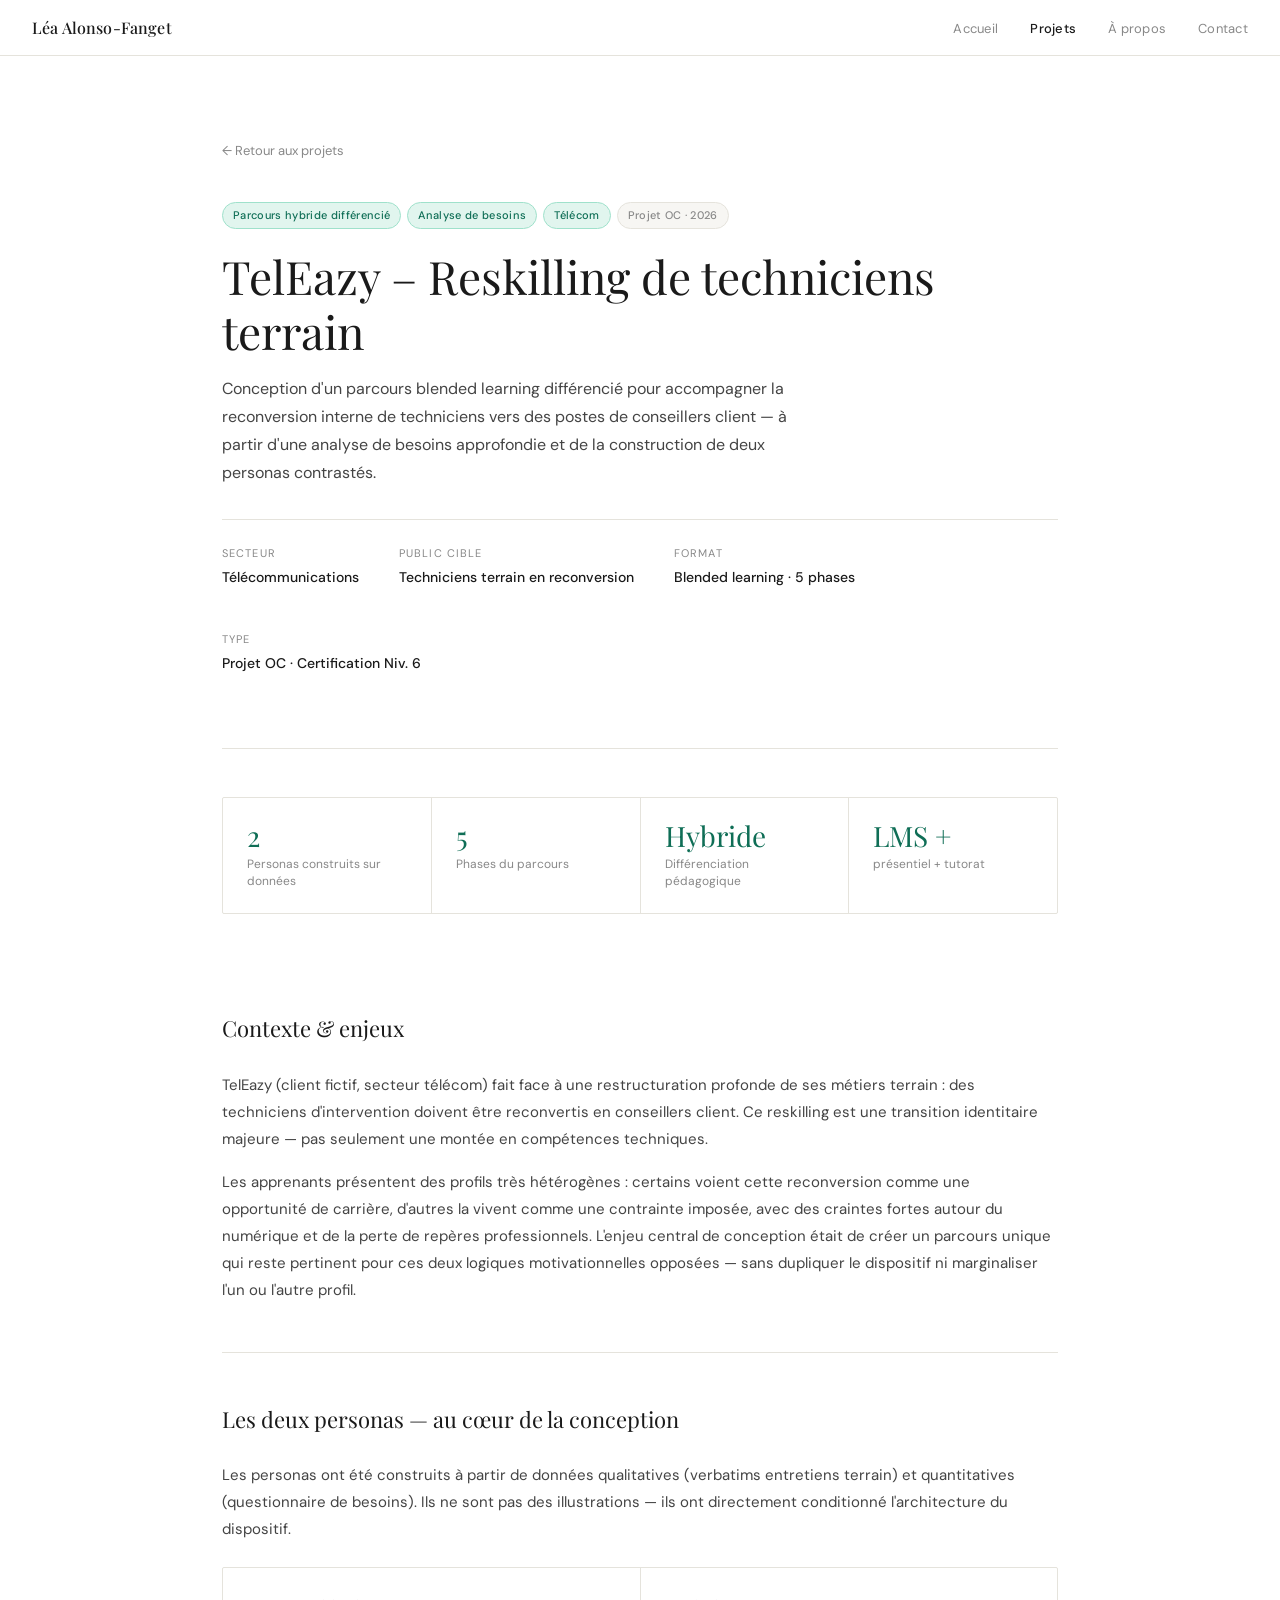
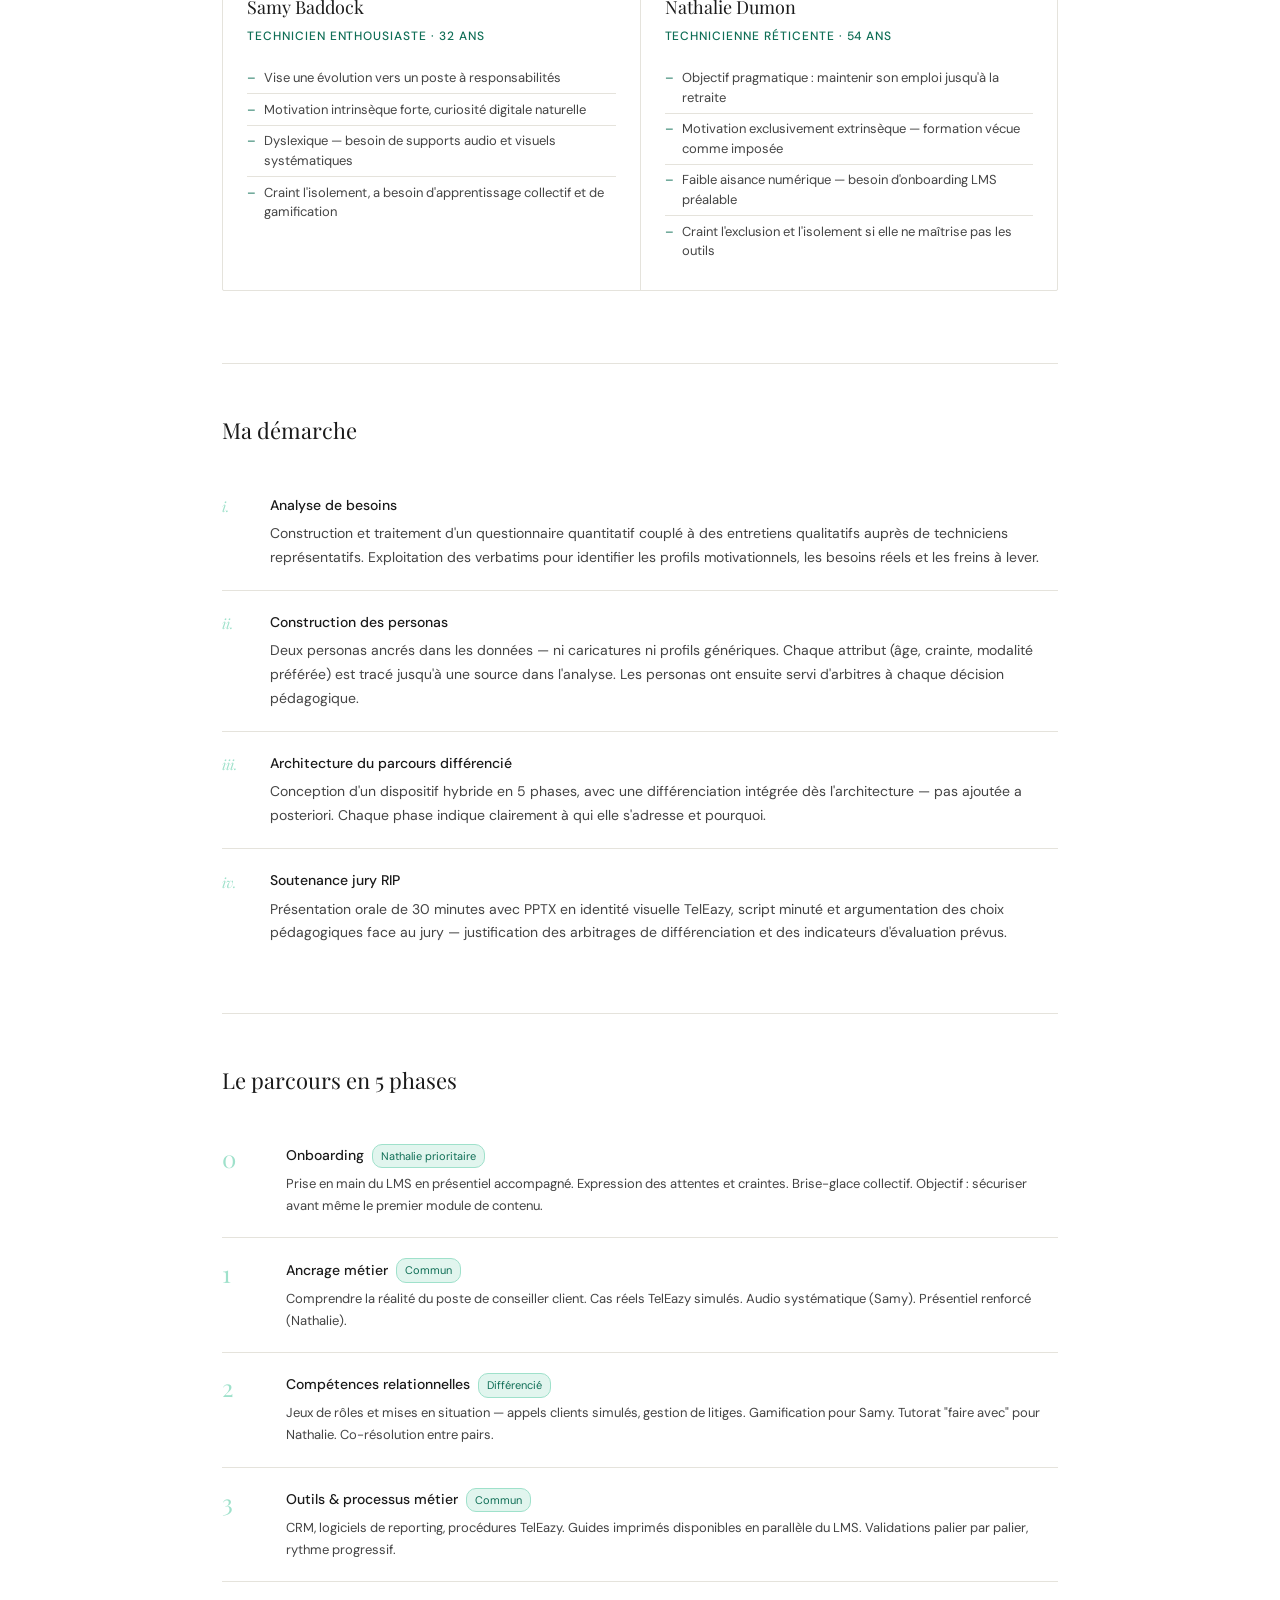
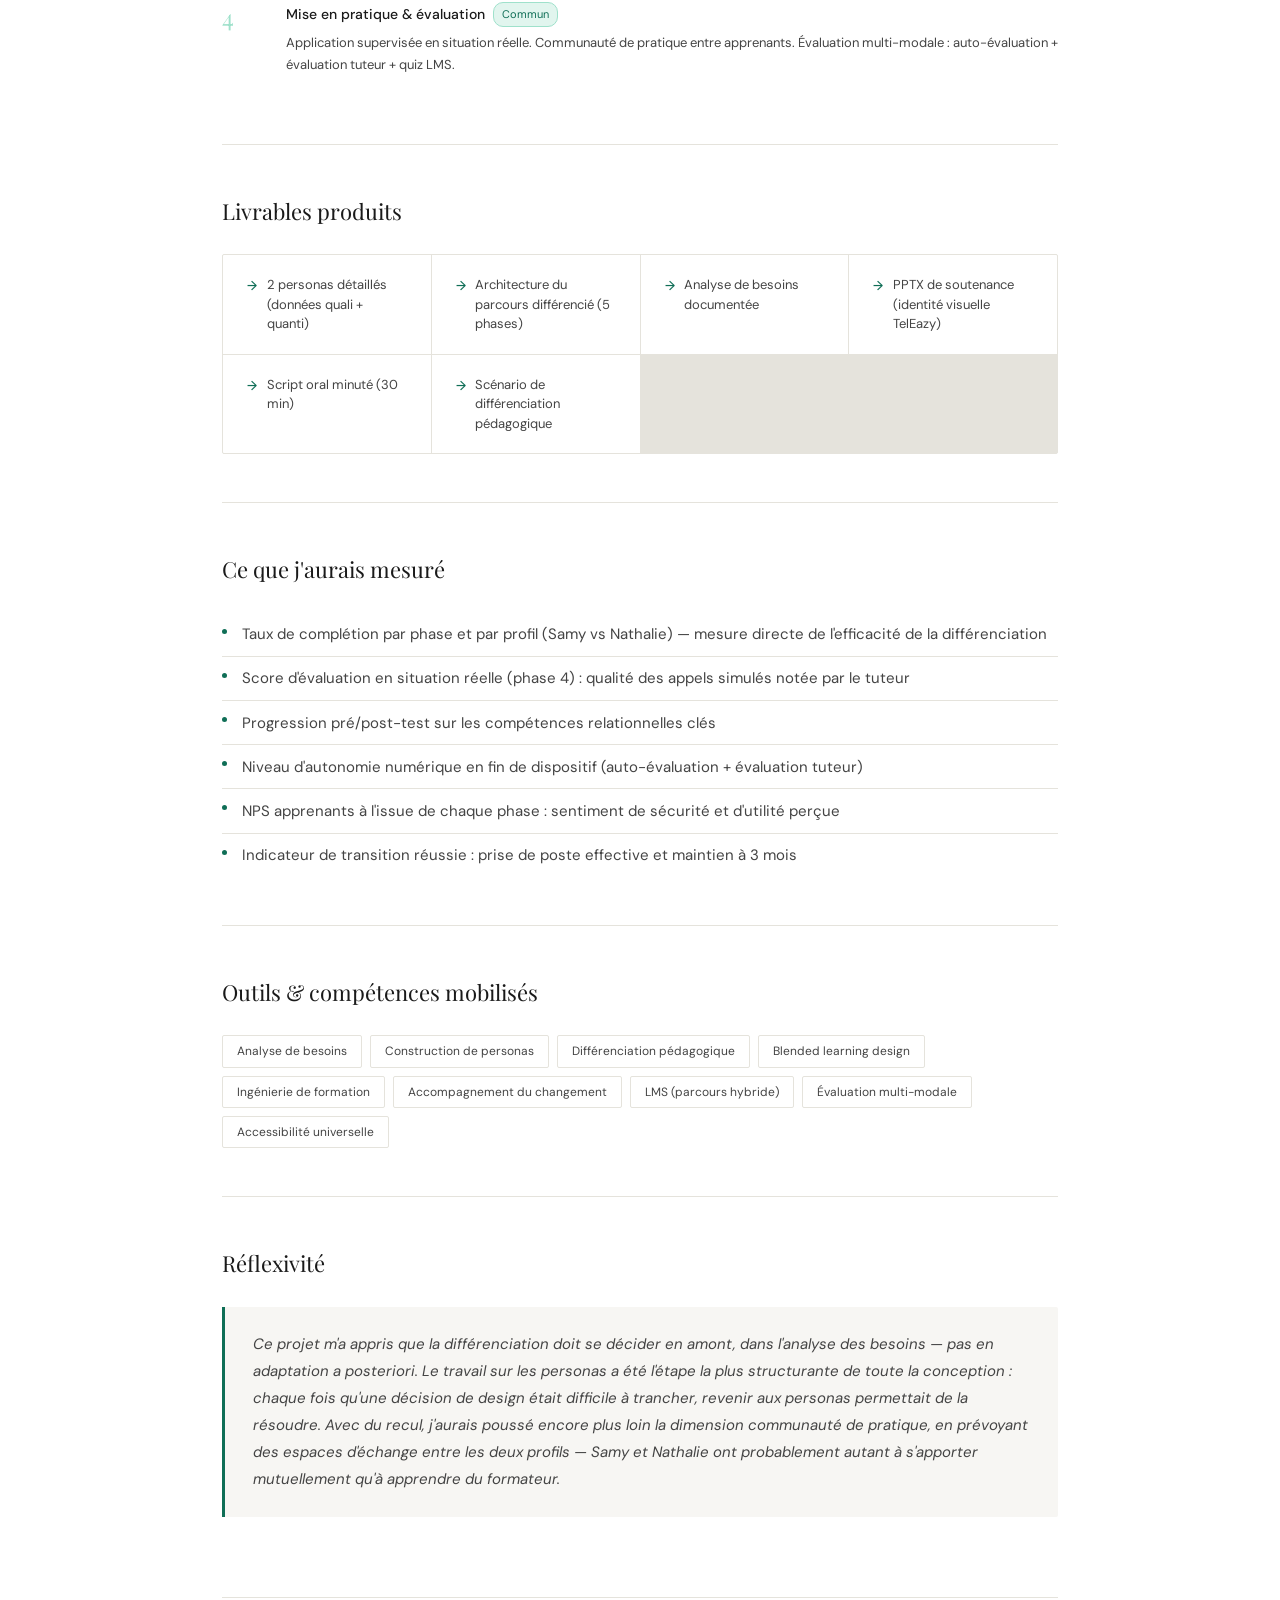
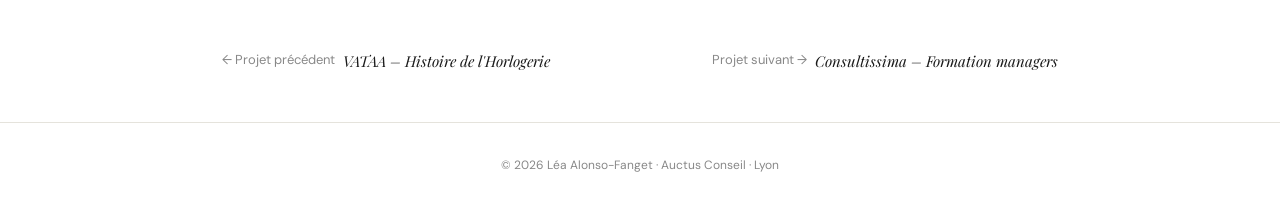
<file: projet-teleazy.html>
<!DOCTYPE html>
<html lang="fr">
<head>
  <meta charset="UTF-8">
  <meta name="viewport" content="width=device-width, initial-scale=1.0">
  <title>TelEazy – Reskilling techniciens · Léa Alonso-Fanget</title>
  <link rel="stylesheet" href="style.css">
</head>
<body>

<nav>
  <a href="index.html" class="nav-brand">Léa Alonso-Fanget</a>
  <ul class="nav-links">
    <li><a href="index.html">Accueil</a></li>
    <li><a href="index.html#projets" class="active">Projets</a></li>
    <li><a href="apropos.html">À propos</a></li>
    <li><a href="index.html#contact">Contact</a></li>
  </ul>
</nav>

<div class="pt-nav">
<main>

  <!-- HERO -->
  <section class="project-hero">
    <a href="index.html#projets" class="back-link">← Retour aux projets</a>
    <div class="project-hero-tags">
      <span class="tag">Parcours hybride différencié</span>
      <span class="tag">Analyse de besoins</span>
      <span class="tag">Télécom</span>
      <span class="tag gray">Projet OC · 2026</span>
    </div>
    <h1>TelEazy – Reskilling de techniciens terrain</h1>
    <p class="project-hero-sub">Conception d'un parcours blended learning différencié pour accompagner la reconversion interne de techniciens vers des postes de conseillers client — à partir d'une analyse de besoins approfondie et de la construction de deux personas contrastés.</p>
    <div class="project-meta-bar">
      <div class="project-meta-item">
        <div class="project-meta-label">Secteur</div>
        <div class="project-meta-value">Télécommunications</div>
      </div>
      <div class="project-meta-item">
        <div class="project-meta-label">Public cible</div>
        <div class="project-meta-value">Techniciens terrain en reconversion</div>
      </div>
      <div class="project-meta-item">
        <div class="project-meta-label">Format</div>
        <div class="project-meta-value">Blended learning · 5 phases</div>
      </div>
      <div class="project-meta-item">
        <div class="project-meta-label">Type</div>
        <div class="project-meta-value">Projet OC · Certification Niv. 6</div>
      </div>
    </div>
  </section>

  <!-- KPIs -->
  <div class="kpi-row">
    <div class="kpi-item"><div class="kpi-num">2</div><div class="kpi-label">Personas construits sur données</div></div>
    <div class="kpi-item"><div class="kpi-num">5</div><div class="kpi-label">Phases du parcours</div></div>
    <div class="kpi-item"><div class="kpi-num">Hybride</div><div class="kpi-label">Différenciation pédagogique</div></div>
    <div class="kpi-item"><div class="kpi-num">LMS +</div><div class="kpi-label">présentiel + tutorat</div></div>
  </div>

  <!-- CONTEXTE -->
  <section class="content-section">
    <h2>Contexte & enjeux</h2>
    <p>TelEazy (client fictif, secteur télécom) fait face à une restructuration profonde de ses métiers terrain : des techniciens d'intervention doivent être reconvertis en conseillers client. Ce reskilling est une transition identitaire majeure — pas seulement une montée en compétences techniques.</p>
    <p>Les apprenants présentent des profils très hétérogènes : certains voient cette reconversion comme une opportunité de carrière, d'autres la vivent comme une contrainte imposée, avec des craintes fortes autour du numérique et de la perte de repères professionnels. L'enjeu central de conception était de créer un parcours unique qui reste pertinent pour ces deux logiques motivationnelles opposées — sans dupliquer le dispositif ni marginaliser l'un ou l'autre profil.</p>
  </section>

  <!-- PERSONAS -->
  <section class="content-section">
    <h2>Les deux personas — au cœur de la conception</h2>
    <p>Les personas ont été construits à partir de données qualitatives (verbatims entretiens terrain) et quantitatives (questionnaire de besoins). Ils ne sont pas des illustrations — ils ont directement conditionné l'architecture du dispositif.</p>
    <div class="personas">
      <div class="persona">
        <div class="persona-name">Samy Baddock</div>
        <div class="persona-role">Technicien enthousiaste · 32 ans</div>
        <div class="persona-trait">Vise une évolution vers un poste à responsabilités</div>
        <div class="persona-trait">Motivation intrinsèque forte, curiosité digitale naturelle</div>
        <div class="persona-trait">Dyslexique — besoin de supports audio et visuels systématiques</div>
        <div class="persona-trait">Craint l'isolement, a besoin d'apprentissage collectif et de gamification</div>
      </div>
      <div class="persona">
        <div class="persona-name">Nathalie Dumon</div>
        <div class="persona-role">Technicienne réticente · 54 ans</div>
        <div class="persona-trait">Objectif pragmatique : maintenir son emploi jusqu'à la retraite</div>
        <div class="persona-trait">Motivation exclusivement extrinsèque — formation vécue comme imposée</div>
        <div class="persona-trait">Faible aisance numérique — besoin d'onboarding LMS préalable</div>
        <div class="persona-trait">Craint l'exclusion et l'isolement si elle ne maîtrise pas les outils</div>
      </div>
    </div>
  </section>

  <!-- DEMARCHE -->
  <section class="content-section">
    <h2>Ma démarche</h2>
    <ul class="steps">
      <li class="step">
        <div class="step-n">i.</div>
        <div>
          <div class="step-title">Analyse de besoins</div>
          <div class="step-body">Construction et traitement d'un questionnaire quantitatif couplé à des entretiens qualitatifs auprès de techniciens représentatifs. Exploitation des verbatims pour identifier les profils motivationnels, les besoins réels et les freins à lever.</div>
        </div>
      </li>
      <li class="step">
        <div class="step-n">ii.</div>
        <div>
          <div class="step-title">Construction des personas</div>
          <div class="step-body">Deux personas ancrés dans les données — ni caricatures ni profils génériques. Chaque attribut (âge, crainte, modalité préférée) est tracé jusqu'à une source dans l'analyse. Les personas ont ensuite servi d'arbitres à chaque décision pédagogique.</div>
        </div>
      </li>
      <li class="step">
        <div class="step-n">iii.</div>
        <div>
          <div class="step-title">Architecture du parcours différencié</div>
          <div class="step-body">Conception d'un dispositif hybride en 5 phases, avec une différenciation intégrée dès l'architecture — pas ajoutée a posteriori. Chaque phase indique clairement à qui elle s'adresse et pourquoi.</div>
        </div>
      </li>
      <li class="step">
        <div class="step-n">iv.</div>
        <div>
          <div class="step-title">Soutenance jury RIP</div>
          <div class="step-body">Présentation orale de 30 minutes avec PPTX en identité visuelle TelEazy, script minuté et argumentation des choix pédagogiques face au jury — justification des arbitrages de différenciation et des indicateurs d'évaluation prévus.</div>
        </div>
      </li>
    </ul>
  </section>

  <!-- PHASES -->
  <section class="content-section">
    <h2>Le parcours en 5 phases</h2>
    <ul class="phases">
      <li class="phase-item">
        <div class="phase-n">0</div>
        <div>
          <div class="phase-title">Onboarding <span class="phase-badge">Nathalie prioritaire</span></div>
          <div class="phase-desc">Prise en main du LMS en présentiel accompagné. Expression des attentes et craintes. Brise-glace collectif. Objectif : sécuriser avant même le premier module de contenu.</div>
        </div>
      </li>
      <li class="phase-item">
        <div class="phase-n">1</div>
        <div>
          <div class="phase-title">Ancrage métier <span class="phase-badge">Commun</span></div>
          <div class="phase-desc">Comprendre la réalité du poste de conseiller client. Cas réels TelEazy simulés. Audio systématique (Samy). Présentiel renforcé (Nathalie).</div>
        </div>
      </li>
      <li class="phase-item">
        <div class="phase-n">2</div>
        <div>
          <div class="phase-title">Compétences relationnelles <span class="phase-badge">Différencié</span></div>
          <div class="phase-desc">Jeux de rôles et mises en situation — appels clients simulés, gestion de litiges. Gamification pour Samy. Tutorat "faire avec" pour Nathalie. Co-résolution entre pairs.</div>
        </div>
      </li>
      <li class="phase-item">
        <div class="phase-n">3</div>
        <div>
          <div class="phase-title">Outils & processus métier <span class="phase-badge">Commun</span></div>
          <div class="phase-desc">CRM, logiciels de reporting, procédures TelEazy. Guides imprimés disponibles en parallèle du LMS. Validations palier par palier, rythme progressif.</div>
        </div>
      </li>
      <li class="phase-item">
        <div class="phase-n">4</div>
        <div>
          <div class="phase-title">Mise en pratique & évaluation <span class="phase-badge">Commun</span></div>
          <div class="phase-desc">Application supervisée en situation réelle. Communauté de pratique entre apprenants. Évaluation multi-modale : auto-évaluation + évaluation tuteur + quiz LMS.</div>
        </div>
      </li>
    </ul>
  </section>

  <!-- LIVRABLES -->
  <section class="content-section">
    <h2>Livrables produits</h2>
    <div class="livrables">
      <div class="livrable-item">2 personas détaillés (données quali + quanti)</div>
      <div class="livrable-item">Architecture du parcours différencié (5 phases)</div>
      <div class="livrable-item">Analyse de besoins documentée</div>
      <div class="livrable-item">PPTX de soutenance (identité visuelle TelEazy)</div>
      <div class="livrable-item">Script oral minuté (30 min)</div>
      <div class="livrable-item">Scénario de différenciation pédagogique</div>
    </div>
  </section>

  <!-- KPI EVAL -->
  <section class="content-section">
    <h2>Ce que j'aurais mesuré</h2>
    <ul class="kpi-list">
      <li>Taux de complétion par phase et par profil (Samy vs Nathalie) — mesure directe de l'efficacité de la différenciation</li>
      <li>Score d'évaluation en situation réelle (phase 4) : qualité des appels simulés notée par le tuteur</li>
      <li>Progression pré/post-test sur les compétences relationnelles clés</li>
      <li>Niveau d'autonomie numérique en fin de dispositif (auto-évaluation + évaluation tuteur)</li>
      <li>NPS apprenants à l'issue de chaque phase : sentiment de sécurité et d'utilité perçue</li>
      <li>Indicateur de transition réussie : prise de poste effective et maintien à 3 mois</li>
    </ul>
  </section>

  <!-- OUTILS -->
  <section class="content-section">
    <h2>Outils & compétences mobilisés</h2>
    <div class="tools">
      <span class="tool-chip">Analyse de besoins</span>
      <span class="tool-chip">Construction de personas</span>
      <span class="tool-chip">Différenciation pédagogique</span>
      <span class="tool-chip">Blended learning design</span>
      <span class="tool-chip">Ingénierie de formation</span>
      <span class="tool-chip">Accompagnement du changement</span>
      <span class="tool-chip">LMS (parcours hybride)</span>
      <span class="tool-chip">Évaluation multi-modale</span>
      <span class="tool-chip">Accessibilité universelle</span>
    </div>
  </section>

  <!-- REFLEXIVITE -->
  <section class="content-section">
    <h2>Réflexivité</h2>
    <div class="reflexivity">
      <p>Ce projet m'a appris que la différenciation doit se décider en amont, dans l'analyse des besoins — pas en adaptation a posteriori. Le travail sur les personas a été l'étape la plus structurante de toute la conception : chaque fois qu'une décision de design était difficile à trancher, revenir aux personas permettait de la résoudre. Avec du recul, j'aurais poussé encore plus loin la dimension communauté de pratique, en prévoyant des espaces d'échange entre les deux profils — Samy et Nathalie ont probablement autant à s'apporter mutuellement qu'à apprendre du formateur.</p>
    </div>
  </section>

  <!-- PAGE NAV -->
  <div class="page-nav">
    <a href="projet-vataa.html" class="page-nav-link">
      ← Projet précédent<span>VATAA – Histoire de l'Horlogerie</span>
    </a>
    <a href="projet-consultissima.html" class="page-nav-link">
      Projet suivant →<span>Consultissima – Formation managers</span>
    </a>
  </div>

</main>
</div>

<footer>
  <p>© 2026 Léa Alonso-Fanget · Auctus Conseil · Lyon</p>
</footer>

</body>
</html>
</file>
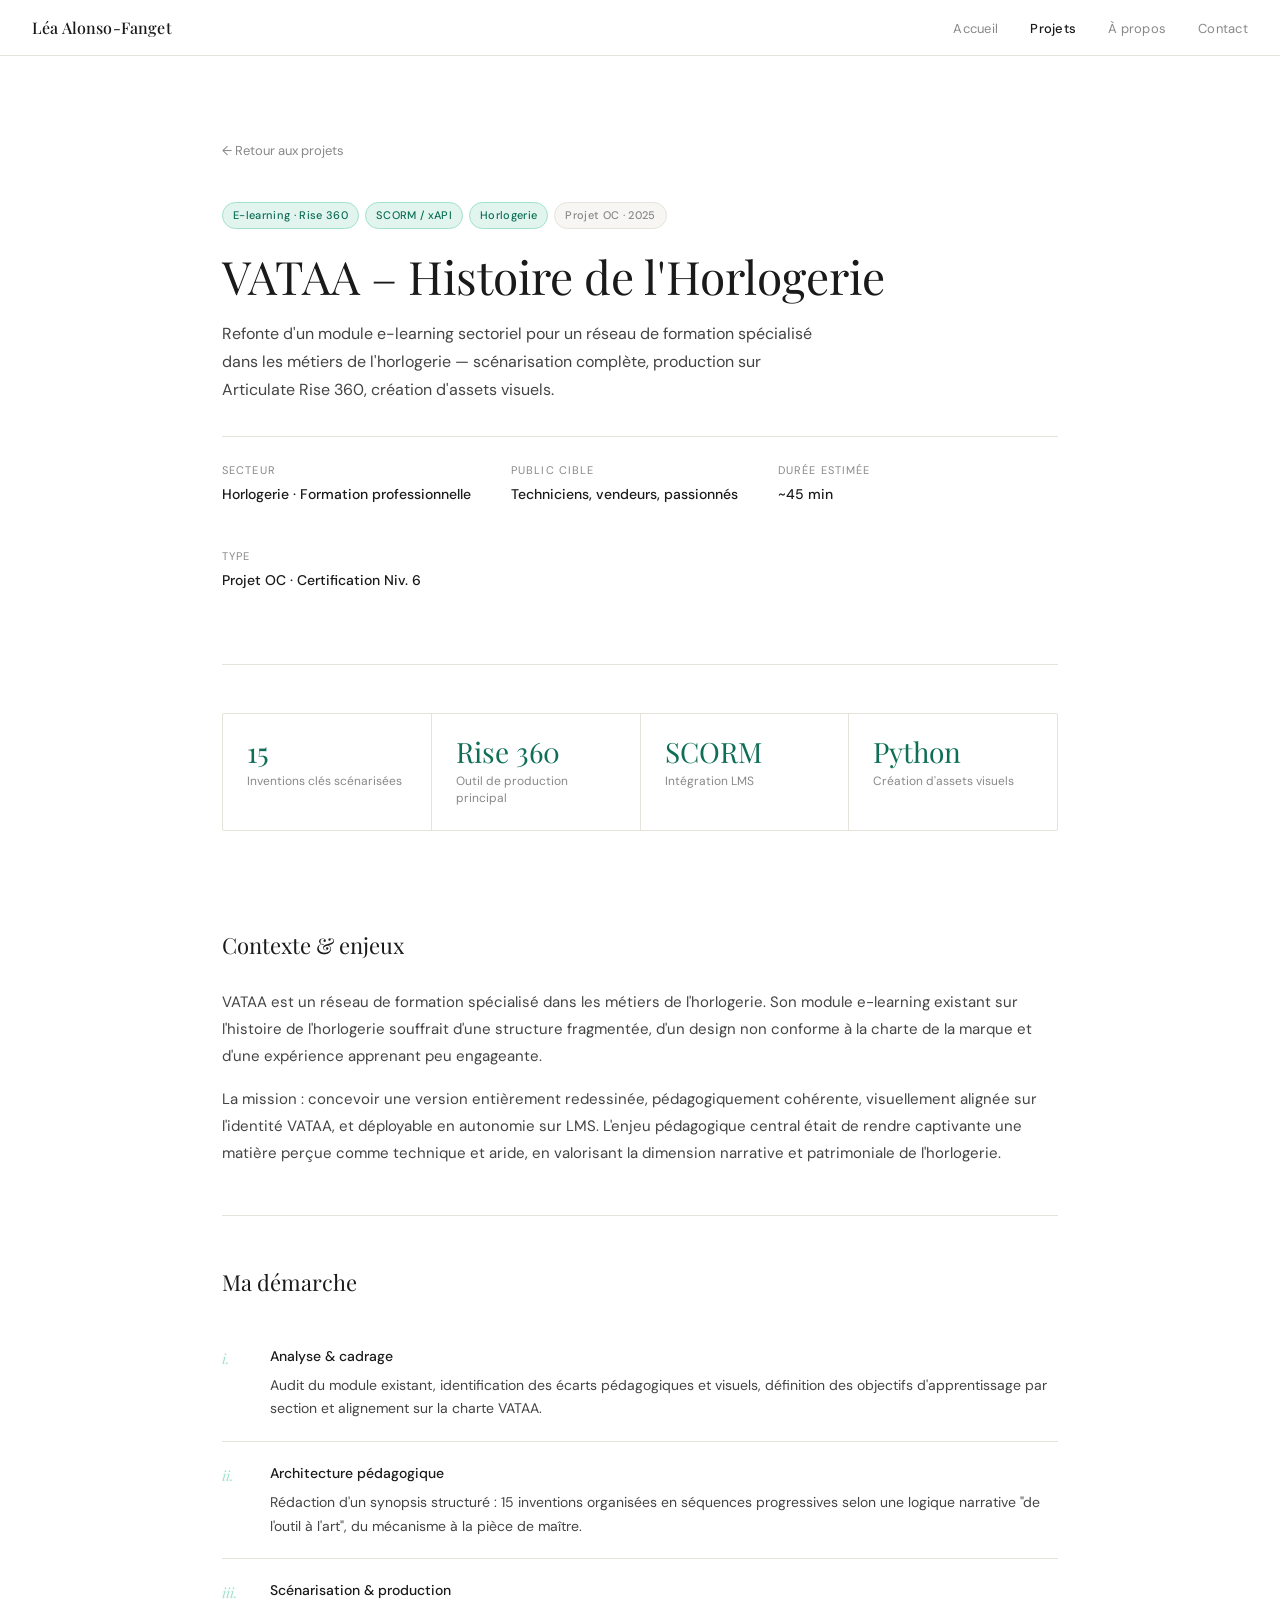
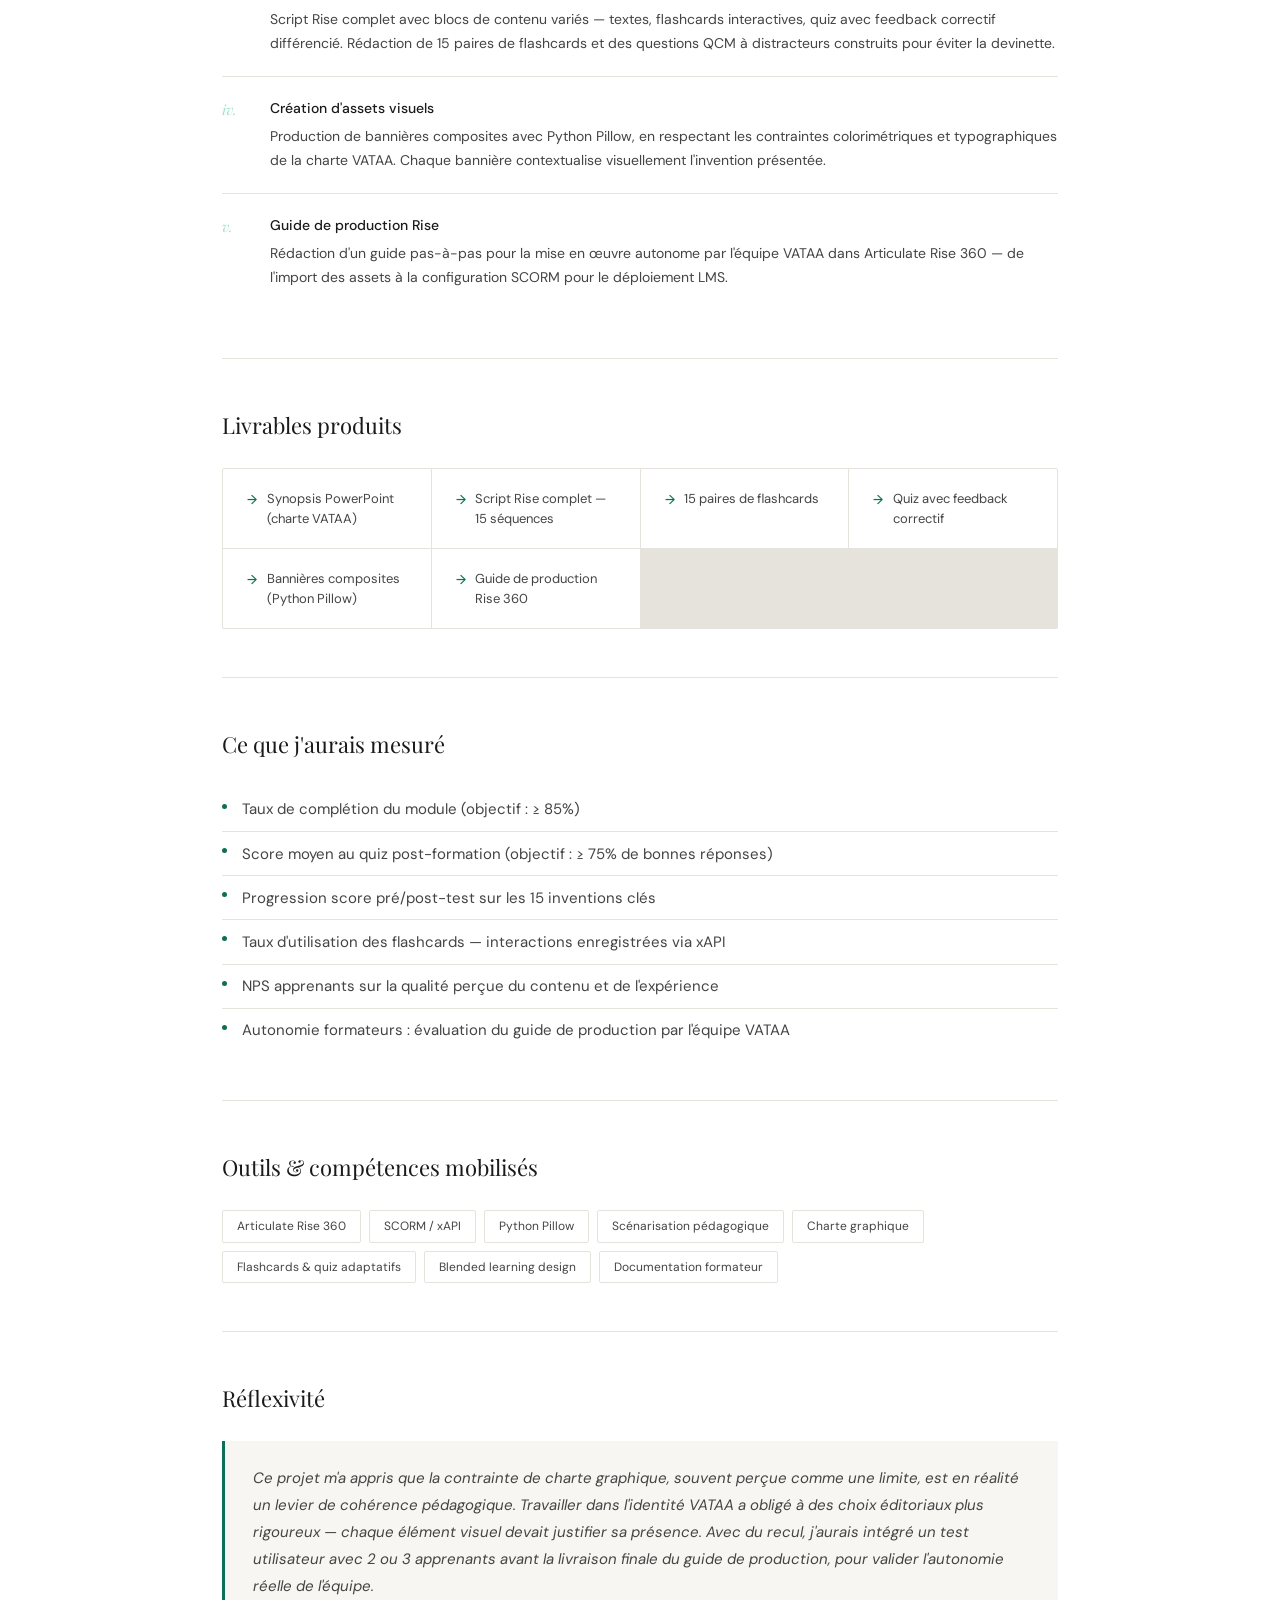
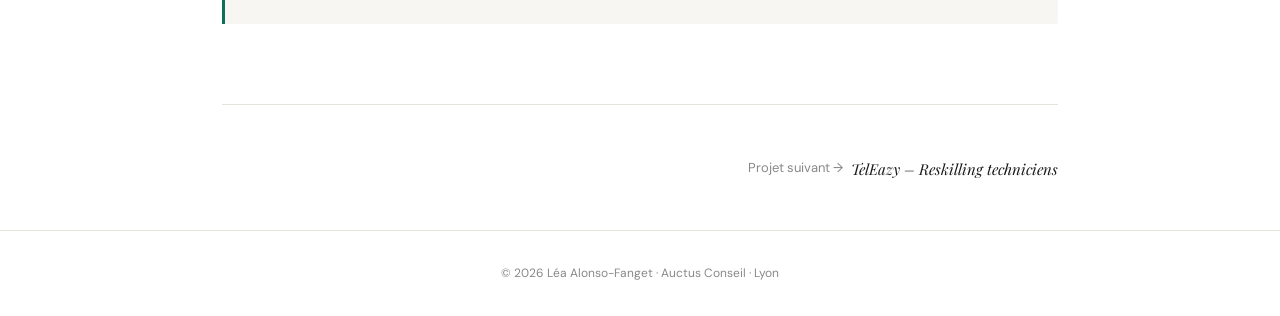
<file: projet-vataa.html>
<!DOCTYPE html>
<html lang="fr">
<head>
  <meta charset="UTF-8">
  <meta name="viewport" content="width=device-width, initial-scale=1.0">
  <title>VATAA – Histoire de l'Horlogerie · Léa Alonso-Fanget</title>
  <link rel="stylesheet" href="style.css">
</head>
<body>

<nav>
  <a href="index.html" class="nav-brand">Léa Alonso-Fanget</a>
  <ul class="nav-links">
    <li><a href="index.html">Accueil</a></li>
    <li><a href="index.html#projets" class="active">Projets</a></li>
    <li><a href="apropos.html">À propos</a></li>
    <li><a href="index.html#contact">Contact</a></li>
  </ul>
</nav>

<div class="pt-nav">
<main>

  <!-- HERO -->
  <section class="project-hero">
    <a href="index.html#projets" class="back-link">← Retour aux projets</a>
    <div class="project-hero-tags">
      <span class="tag">E-learning · Rise 360</span>
      <span class="tag">SCORM / xAPI</span>
      <span class="tag">Horlogerie</span>
      <span class="tag gray">Projet OC · 2025</span>
    </div>
    <h1>VATAA – Histoire de l'Horlogerie</h1>
    <p class="project-hero-sub">Refonte d'un module e-learning sectoriel pour un réseau de formation spécialisé dans les métiers de l'horlogerie — scénarisation complète, production sur Articulate Rise 360, création d'assets visuels.</p>
    <div class="project-meta-bar">
      <div class="project-meta-item">
        <div class="project-meta-label">Secteur</div>
        <div class="project-meta-value">Horlogerie · Formation professionnelle</div>
      </div>
      <div class="project-meta-item">
        <div class="project-meta-label">Public cible</div>
        <div class="project-meta-value">Techniciens, vendeurs, passionnés</div>
      </div>
      <div class="project-meta-item">
        <div class="project-meta-label">Durée estimée</div>
        <div class="project-meta-value">~45 min</div>
      </div>
      <div class="project-meta-item">
        <div class="project-meta-label">Type</div>
        <div class="project-meta-value">Projet OC · Certification Niv. 6</div>
      </div>
    </div>
  </section>

  <!-- KPIs -->
  <div class="kpi-row">
    <div class="kpi-item"><div class="kpi-num">15</div><div class="kpi-label">Inventions clés scénarisées</div></div>
    <div class="kpi-item"><div class="kpi-num">Rise 360</div><div class="kpi-label">Outil de production principal</div></div>
    <div class="kpi-item"><div class="kpi-num">SCORM</div><div class="kpi-label">Intégration LMS</div></div>
    <div class="kpi-item"><div class="kpi-num">Python</div><div class="kpi-label">Création d'assets visuels</div></div>
  </div>

  <!-- CONTEXTE -->
  <section class="content-section">
    <h2>Contexte & enjeux</h2>
    <p>VATAA est un réseau de formation spécialisé dans les métiers de l'horlogerie. Son module e-learning existant sur l'histoire de l'horlogerie souffrait d'une structure fragmentée, d'un design non conforme à la charte de la marque et d'une expérience apprenant peu engageante.</p>
    <p>La mission : concevoir une version entièrement redessinée, pédagogiquement cohérente, visuellement alignée sur l'identité VATAA, et déployable en autonomie sur LMS. L'enjeu pédagogique central était de rendre captivante une matière perçue comme technique et aride, en valorisant la dimension narrative et patrimoniale de l'horlogerie.</p>
  </section>

  <!-- DÉMARCHE -->
  <section class="content-section">
    <h2>Ma démarche</h2>
    <ul class="steps">
      <li class="step">
        <div class="step-n">i.</div>
        <div>
          <div class="step-title">Analyse & cadrage</div>
          <div class="step-body">Audit du module existant, identification des écarts pédagogiques et visuels, définition des objectifs d'apprentissage par section et alignement sur la charte VATAA.</div>
        </div>
      </li>
      <li class="step">
        <div class="step-n">ii.</div>
        <div>
          <div class="step-title">Architecture pédagogique</div>
          <div class="step-body">Rédaction d'un synopsis structuré : 15 inventions organisées en séquences progressives selon une logique narrative "de l'outil à l'art", du mécanisme à la pièce de maître.</div>
        </div>
      </li>
      <li class="step">
        <div class="step-n">iii.</div>
        <div>
          <div class="step-title">Scénarisation & production</div>
          <div class="step-body">Script Rise complet avec blocs de contenu variés — textes, flashcards interactives, quiz avec feedback correctif différencié. Rédaction de 15 paires de flashcards et des questions QCM à distracteurs construits pour éviter la devinette.</div>
        </div>
      </li>
      <li class="step">
        <div class="step-n">iv.</div>
        <div>
          <div class="step-title">Création d'assets visuels</div>
          <div class="step-body">Production de bannières composites avec Python Pillow, en respectant les contraintes colorimétriques et typographiques de la charte VATAA. Chaque bannière contextualise visuellement l'invention présentée.</div>
        </div>
      </li>
      <li class="step">
        <div class="step-n">v.</div>
        <div>
          <div class="step-title">Guide de production Rise</div>
          <div class="step-body">Rédaction d'un guide pas-à-pas pour la mise en œuvre autonome par l'équipe VATAA dans Articulate Rise 360 — de l'import des assets à la configuration SCORM pour le déploiement LMS.</div>
        </div>
      </li>
    </ul>
  </section>

  <!-- LIVRABLES -->
  <section class="content-section">
    <h2>Livrables produits</h2>
    <div class="livrables">
      <div class="livrable-item">Synopsis PowerPoint (charte VATAA)</div>
      <div class="livrable-item">Script Rise complet — 15 séquences</div>
      <div class="livrable-item">15 paires de flashcards</div>
      <div class="livrable-item">Quiz avec feedback correctif</div>
      <div class="livrable-item">Bannières composites (Python Pillow)</div>
      <div class="livrable-item">Guide de production Rise 360</div>
    </div>
  </section>

  <!-- KPI EVAL -->
  <section class="content-section">
    <h2>Ce que j'aurais mesuré</h2>
    <ul class="kpi-list">
      <li>Taux de complétion du module (objectif : ≥ 85%)</li>
      <li>Score moyen au quiz post-formation (objectif : ≥ 75% de bonnes réponses)</li>
      <li>Progression score pré/post-test sur les 15 inventions clés</li>
      <li>Taux d'utilisation des flashcards — interactions enregistrées via xAPI</li>
      <li>NPS apprenants sur la qualité perçue du contenu et de l'expérience</li>
      <li>Autonomie formateurs : évaluation du guide de production par l'équipe VATAA</li>
    </ul>
  </section>

  <!-- OUTILS -->
  <section class="content-section">
    <h2>Outils & compétences mobilisés</h2>
    <div class="tools">
      <span class="tool-chip">Articulate Rise 360</span>
      <span class="tool-chip">SCORM / xAPI</span>
      <span class="tool-chip">Python Pillow</span>
      <span class="tool-chip">Scénarisation pédagogique</span>
      <span class="tool-chip">Charte graphique</span>
      <span class="tool-chip">Flashcards & quiz adaptatifs</span>
      <span class="tool-chip">Blended learning design</span>
      <span class="tool-chip">Documentation formateur</span>
    </div>
  </section>

  <!-- REFLEXIVITE -->
  <section class="content-section">
    <h2>Réflexivité</h2>
    <div class="reflexivity">
      <p>Ce projet m'a appris que la contrainte de charte graphique, souvent perçue comme une limite, est en réalité un levier de cohérence pédagogique. Travailler dans l'identité VATAA a obligé à des choix éditoriaux plus rigoureux — chaque élément visuel devait justifier sa présence. Avec du recul, j'aurais intégré un test utilisateur avec 2 ou 3 apprenants avant la livraison finale du guide de production, pour valider l'autonomie réelle de l'équipe.</p>
    </div>
  </section>

  <!-- PAGE NAV -->
  <div class="page-nav">
    <div></div>
    <a href="projet-teleazy.html" class="page-nav-link">
      Projet suivant →<span>TelEazy – Reskilling techniciens</span>
    </a>
  </div>

</main>
</div>

<footer>
  <p>© 2026 Léa Alonso-Fanget · Auctus Conseil · Lyon</p>
</footer>

</body>
</html>
</file>
<file: style.css>
@import url('https://fonts.googleapis.com/css2?family=Playfair+Display:ital,wght@0,400;0,500;1,400&family=DM+Sans:wght@300;400;500&display=swap');

:root {
  --teal: #0F6E56;
  --teal-mid: #1D9E75;
  --teal-light: #E1F5EE;
  --teal-border: #9FE1CB;
  --ink: #1A1A1A;
  --ink-soft: #444;
  --muted: #888;
  --surface: #F7F6F3;
  --white: #FFFFFF;
  --border: #E5E3DC;
  --max: 900px;
}

* { box-sizing: border-box; margin: 0; padding: 0; }

html { scroll-behavior: smooth; }

body {
  font-family: 'DM Sans', sans-serif;
  font-weight: 400;
  color: var(--ink);
  background: var(--white);
  line-height: 1.7;
  -webkit-font-smoothing: antialiased;
}

/* ── NAV ── */
nav {
  position: fixed; top: 0; left: 0; right: 0; z-index: 100;
  background: rgba(255,255,255,0.92);
  backdrop-filter: blur(12px);
  border-bottom: 1px solid var(--border);
  padding: 0 2rem;
  height: 56px;
  display: flex; align-items: center; justify-content: space-between;
}
.nav-brand {
  font-family: 'Playfair Display', serif;
  font-size: 1rem; font-weight: 500;
  color: var(--ink); text-decoration: none;
  letter-spacing: 0.01em;
}
.nav-links { display: flex; gap: 2rem; list-style: none; }
.nav-links a {
  font-size: 0.8125rem; font-weight: 400;
  color: var(--muted); text-decoration: none;
  letter-spacing: 0.02em;
  transition: color 0.2s;
}
.nav-links a:hover { color: var(--teal); }
.nav-links a.active { color: var(--ink); font-weight: 500; }

/* ── LAYOUT ── */
main { max-width: var(--max); margin: 0 auto; padding: 0 2rem; }
.pt-nav { padding-top: 56px; }

/* ── HERO ── */
.hero {
  padding: 6rem 0 4rem;
  border-bottom: 1px solid var(--border);
}
.hero-eyebrow {
  font-size: 0.75rem; letter-spacing: 0.12em; text-transform: uppercase;
  color: var(--teal); font-weight: 500; margin-bottom: 1.5rem;
  display: flex; align-items: center; gap: 0.75rem;
}
.hero-eyebrow::before {
  content: ''; display: inline-block;
  width: 24px; height: 1px; background: var(--teal);
}
.hero h1 {
  font-family: 'Playfair Display', serif;
  font-size: clamp(2.5rem, 5vw, 3.75rem);
  font-weight: 400; line-height: 1.15;
  color: var(--ink); margin-bottom: 1.5rem;
  letter-spacing: -0.01em;
}
.hero h1 em { font-style: italic; color: var(--teal); }
.hero-sub {
  font-size: 1.0625rem; color: var(--ink-soft);
  max-width: 560px; line-height: 1.75;
  margin-bottom: 2.5rem;
}
.hero-meta {
  display: flex; gap: 2rem; flex-wrap: wrap;
}
.hero-meta-item {
  font-size: 0.8125rem; color: var(--muted);
  display: flex; align-items: center; gap: 0.4rem;
}
.hero-meta-item strong { color: var(--ink); font-weight: 500; }

/* ── PILLARS ── */
.pillars {
  display: grid; grid-template-columns: repeat(3, 1fr);
  gap: 1px; background: var(--border);
  border: 1px solid var(--border); border-radius: 2px;
  margin: 4rem 0;
  overflow: hidden;
}
.pillar {
  background: var(--white); padding: 2rem 1.75rem;
}
.pillar-num {
  font-family: 'Playfair Display', serif;
  font-size: 2rem; color: var(--teal-border);
  font-weight: 400; line-height: 1; margin-bottom: 1rem;
}
.pillar h3 {
  font-size: 0.875rem; font-weight: 500; letter-spacing: 0.04em;
  text-transform: uppercase; color: var(--ink); margin-bottom: 0.5rem;
}
.pillar p { font-size: 0.8125rem; color: var(--muted); line-height: 1.6; }

/* ── SECTION TITLE ── */
.section-label {
  font-size: 0.6875rem; letter-spacing: 0.14em; text-transform: uppercase;
  color: var(--teal); font-weight: 500;
  display: flex; align-items: center; gap: 0.75rem; margin-bottom: 2.5rem;
}
.section-label::after {
  content: ''; flex: 1; height: 1px; background: var(--border);
}

/* ── PROJECT CARDS ── */
.projects { padding: 4rem 0; }
.project-grid { display: grid; gap: 1px; background: var(--border); border: 1px solid var(--border); border-radius: 2px; overflow: hidden; }
.project-card {
  background: var(--white);
  padding: 2.5rem 2rem;
  display: grid; grid-template-columns: 1fr auto;
  gap: 1.5rem; align-items: start;
  text-decoration: none; color: inherit;
  transition: background 0.2s;
}
.project-card:hover { background: var(--surface); }
.project-card:hover .arrow { transform: translate(4px, -4px); }
.project-tags { display: flex; gap: 6px; flex-wrap: wrap; margin-bottom: 1rem; }
.tag {
  font-size: 0.6875rem; padding: 3px 10px; border-radius: 20px;
  background: var(--teal-light); color: var(--teal);
  font-weight: 500; letter-spacing: 0.03em;
  border: 1px solid var(--teal-border);
}
.tag.gray { background: var(--surface); color: var(--muted); border-color: var(--border); }
.project-title {
  font-family: 'Playfair Display', serif;
  font-size: 1.375rem; font-weight: 400; margin-bottom: 0.5rem;
  color: var(--ink); line-height: 1.3;
}
.project-desc { font-size: 0.875rem; color: var(--ink-soft); line-height: 1.7; max-width: 520px; }
.arrow {
  font-size: 1.25rem; color: var(--muted);
  transition: transform 0.2s, color 0.2s;
  margin-top: 0.25rem;
}
.project-card:hover .arrow { color: var(--teal); }

/* ── ABOUT STRIP ── */
.about-strip {
  background: var(--surface); border-top: 1px solid var(--border);
  border-bottom: 1px solid var(--border);
  padding: 3.5rem 0; margin: 0 -2rem;
  padding-left: 2rem; padding-right: 2rem;
}
.baseline {
  font-family: 'Playfair Display', serif;
  font-size: clamp(1.125rem, 2.5vw, 1.5rem);
  font-style: italic; color: var(--ink);
  max-width: 640px; line-height: 1.5;
  margin-bottom: 1rem;
}
.about-strip p { font-size: 0.875rem; color: var(--muted); max-width: 560px; }

/* ── CONTACT ── */
.contact { padding: 4rem 0; display: flex; gap: 1.5rem; flex-wrap: wrap; }
.contact-link {
  font-size: 0.8125rem; font-weight: 500;
  color: var(--ink); text-decoration: none;
  padding: 0.6rem 1.25rem;
  border: 1px solid var(--border); border-radius: 2px;
  display: flex; align-items: center; gap: 0.5rem;
  transition: all 0.2s; letter-spacing: 0.02em;
}
.contact-link:hover { border-color: var(--teal); color: var(--teal); }

/* ── FOOTER ── */
footer {
  border-top: 1px solid var(--border);
  padding: 2rem; text-align: center;
  font-size: 0.75rem; color: var(--muted);
}

/* ── PROJECT PAGE ── */
.project-hero {
  padding: 5rem 0 3rem;
  border-bottom: 1px solid var(--border);
}
.back-link {
  font-size: 0.8125rem; color: var(--muted);
  text-decoration: none; display: inline-flex;
  align-items: center; gap: 0.4rem;
  margin-bottom: 2.5rem;
  transition: color 0.2s;
}
.back-link:hover { color: var(--teal); }
.project-hero-tags { margin-bottom: 1.25rem; display: flex; gap: 6px; flex-wrap: wrap; }
.project-hero h1 {
  font-family: 'Playfair Display', serif;
  font-size: clamp(2rem, 4vw, 2.875rem);
  font-weight: 400; line-height: 1.2;
  color: var(--ink); margin-bottom: 1rem;
}
.project-hero-sub { font-size: 1rem; color: var(--ink-soft); max-width: 600px; line-height: 1.75; }
.project-meta-bar {
  display: flex; gap: 2.5rem; flex-wrap: wrap;
  padding: 1.5rem 0; border-top: 1px solid var(--border);
  margin-top: 2rem;
}
.project-meta-item { }
.project-meta-label { font-size: 0.6875rem; text-transform: uppercase; letter-spacing: 0.1em; color: var(--muted); margin-bottom: 0.2rem; }
.project-meta-value { font-size: 0.875rem; font-weight: 500; color: var(--ink); }

/* ── KPI ROW ── */
.kpi-row {
  display: grid; grid-template-columns: repeat(auto-fit, minmax(140px, 1fr));
  gap: 1px; background: var(--border);
  border: 1px solid var(--border); border-radius: 2px;
  margin: 3rem 0; overflow: hidden;
}
.kpi-item { background: var(--white); padding: 1.5rem; }
.kpi-num {
  font-family: 'Playfair Display', serif;
  font-size: 1.75rem; color: var(--teal);
  font-weight: 400; line-height: 1; margin-bottom: 0.4rem;
}
.kpi-label { font-size: 0.75rem; color: var(--muted); line-height: 1.4; }

/* ── CONTENT SECTIONS ── */
.content-section { padding: 3rem 0; border-bottom: 1px solid var(--border); }
.content-section:last-of-type { border-bottom: none; }
.content-section h2 {
  font-family: 'Playfair Display', serif;
  font-size: 1.375rem; font-weight: 400;
  color: var(--ink); margin-bottom: 1.5rem;
}
.content-section p { font-size: 0.9375rem; color: var(--ink-soft); line-height: 1.8; margin-bottom: 1rem; }
.content-section p:last-child { margin-bottom: 0; }

/* ── STEPS ── */
.steps { list-style: none; }
.step {
  display: grid; grid-template-columns: 2rem 1fr;
  gap: 1rem; padding: 1.25rem 0;
  border-bottom: 1px solid var(--border);
}
.step:last-child { border-bottom: none; }
.step-n {
  font-family: 'Playfair Display', serif;
  font-size: 0.875rem; color: var(--teal-border);
  font-style: italic; padding-top: 0.1rem;
}
.step-title { font-size: 0.875rem; font-weight: 500; color: var(--ink); margin-bottom: 0.3rem; }
.step-body { font-size: 0.875rem; color: var(--ink-soft); line-height: 1.7; }

/* ── LIVRABLES ── */
.livrables {
  display: grid; grid-template-columns: repeat(auto-fit, minmax(180px, 1fr));
  gap: 1px; background: var(--border); border: 1px solid var(--border);
  border-radius: 2px; overflow: hidden;
}
.livrable-item {
  background: var(--white); padding: 1.25rem 1.5rem;
  font-size: 0.8125rem; color: var(--ink-soft);
  display: flex; align-items: flex-start; gap: 0.6rem; line-height: 1.5;
}
.livrable-item::before {
  content: '→'; color: var(--teal); font-weight: 500;
  flex-shrink: 0; margin-top: 0.05rem;
}

/* ── KPI EVAL ── */
.kpi-list { list-style: none; }
.kpi-list li {
  font-size: 0.9375rem; color: var(--ink-soft);
  padding: 0.6rem 0 0.6rem 1.25rem;
  border-bottom: 1px solid var(--border);
  position: relative; line-height: 1.6;
}
.kpi-list li:last-child { border-bottom: none; }
.kpi-list li::before {
  content: ''; position: absolute; left: 0; top: 1rem;
  width: 5px; height: 5px; border-radius: 50%;
  background: var(--teal);
}

/* ── TOOLS ── */
.tools { display: flex; flex-wrap: wrap; gap: 8px; }
.tool-chip {
  font-size: 0.75rem; padding: 5px 14px;
  border: 1px solid var(--border); border-radius: 2px;
  color: var(--ink-soft); background: var(--white);
}

/* ── REFLEXIVITY ── */
.reflexivity {
  background: var(--surface); border-left: 3px solid var(--teal);
  padding: 1.5rem 1.75rem; border-radius: 0 2px 2px 0;
  margin-top: 1.5rem;
}
.reflexivity p { font-size: 0.9375rem; color: var(--ink-soft); font-style: italic; line-height: 1.8; }

/* ── PERSONAS ── */
.personas { display: grid; grid-template-columns: 1fr 1fr; gap: 1px; background: var(--border); border: 1px solid var(--border); border-radius: 2px; overflow: hidden; margin: 1.5rem 0; }
.persona { background: var(--white); padding: 1.5rem; }
.persona-name { font-family: 'Playfair Display', serif; font-size: 1.125rem; font-weight: 400; color: var(--ink); margin-bottom: 0.2rem; }
.persona-role { font-size: 0.75rem; text-transform: uppercase; letter-spacing: 0.08em; color: var(--teal); margin-bottom: 1rem; font-weight: 500; }
.persona-trait { font-size: 0.8125rem; color: var(--ink-soft); padding: 0.35rem 0; border-bottom: 1px solid var(--border); line-height: 1.5; display: flex; gap: 0.5rem; }
.persona-trait:last-child { border-bottom: none; }
.persona-trait::before { content: '–'; color: var(--teal); flex-shrink: 0; }

/* ── PHASES ── */
.phases { list-style: none; }
.phase-item { display: grid; grid-template-columns: 3rem 1fr; gap: 1rem; padding: 1.25rem 0; border-bottom: 1px solid var(--border); align-items: start; }
.phase-item:last-child { border-bottom: none; }
.phase-n { font-family: 'Playfair Display', serif; font-size: 1.5rem; color: var(--teal-border); font-weight: 400; line-height: 1; padding-top: 0.15rem; }
.phase-title { font-size: 0.875rem; font-weight: 500; color: var(--ink); margin-bottom: 0.3rem; display: flex; align-items: center; gap: 0.5rem; flex-wrap: wrap; }
.phase-badge { font-size: 0.6875rem; padding: 2px 8px; border-radius: 10px; background: var(--teal-light); color: var(--teal); border: 1px solid var(--teal-border); font-weight: 400; }
.phase-desc { font-size: 0.8125rem; color: var(--ink-soft); line-height: 1.7; }

/* ── PAGE NAV ── */
.page-nav { display: flex; justify-content: space-between; padding: 3rem 0; border-top: 1px solid var(--border); margin-top: 2rem; }
.page-nav-link { font-size: 0.8125rem; color: var(--muted); text-decoration: none; display: flex; align-items: center; gap: 0.5rem; transition: color 0.2s; }
.page-nav-link:hover { color: var(--teal); }
.page-nav-link span { font-family: 'Playfair Display', serif; font-style: italic; color: var(--ink); font-size: 0.9375rem; display: block; margin-top: 0.2rem; }

@media (max-width: 640px) {
  nav { padding: 0 1rem; }
  .nav-links { display: none; }
  main { padding: 0 1.25rem; }
  .pillars { grid-template-columns: 1fr; }
  .personas { grid-template-columns: 1fr; }
  .about-strip { margin: 0 -1.25rem; padding-left: 1.25rem; padding-right: 1.25rem; }
}
</file>
